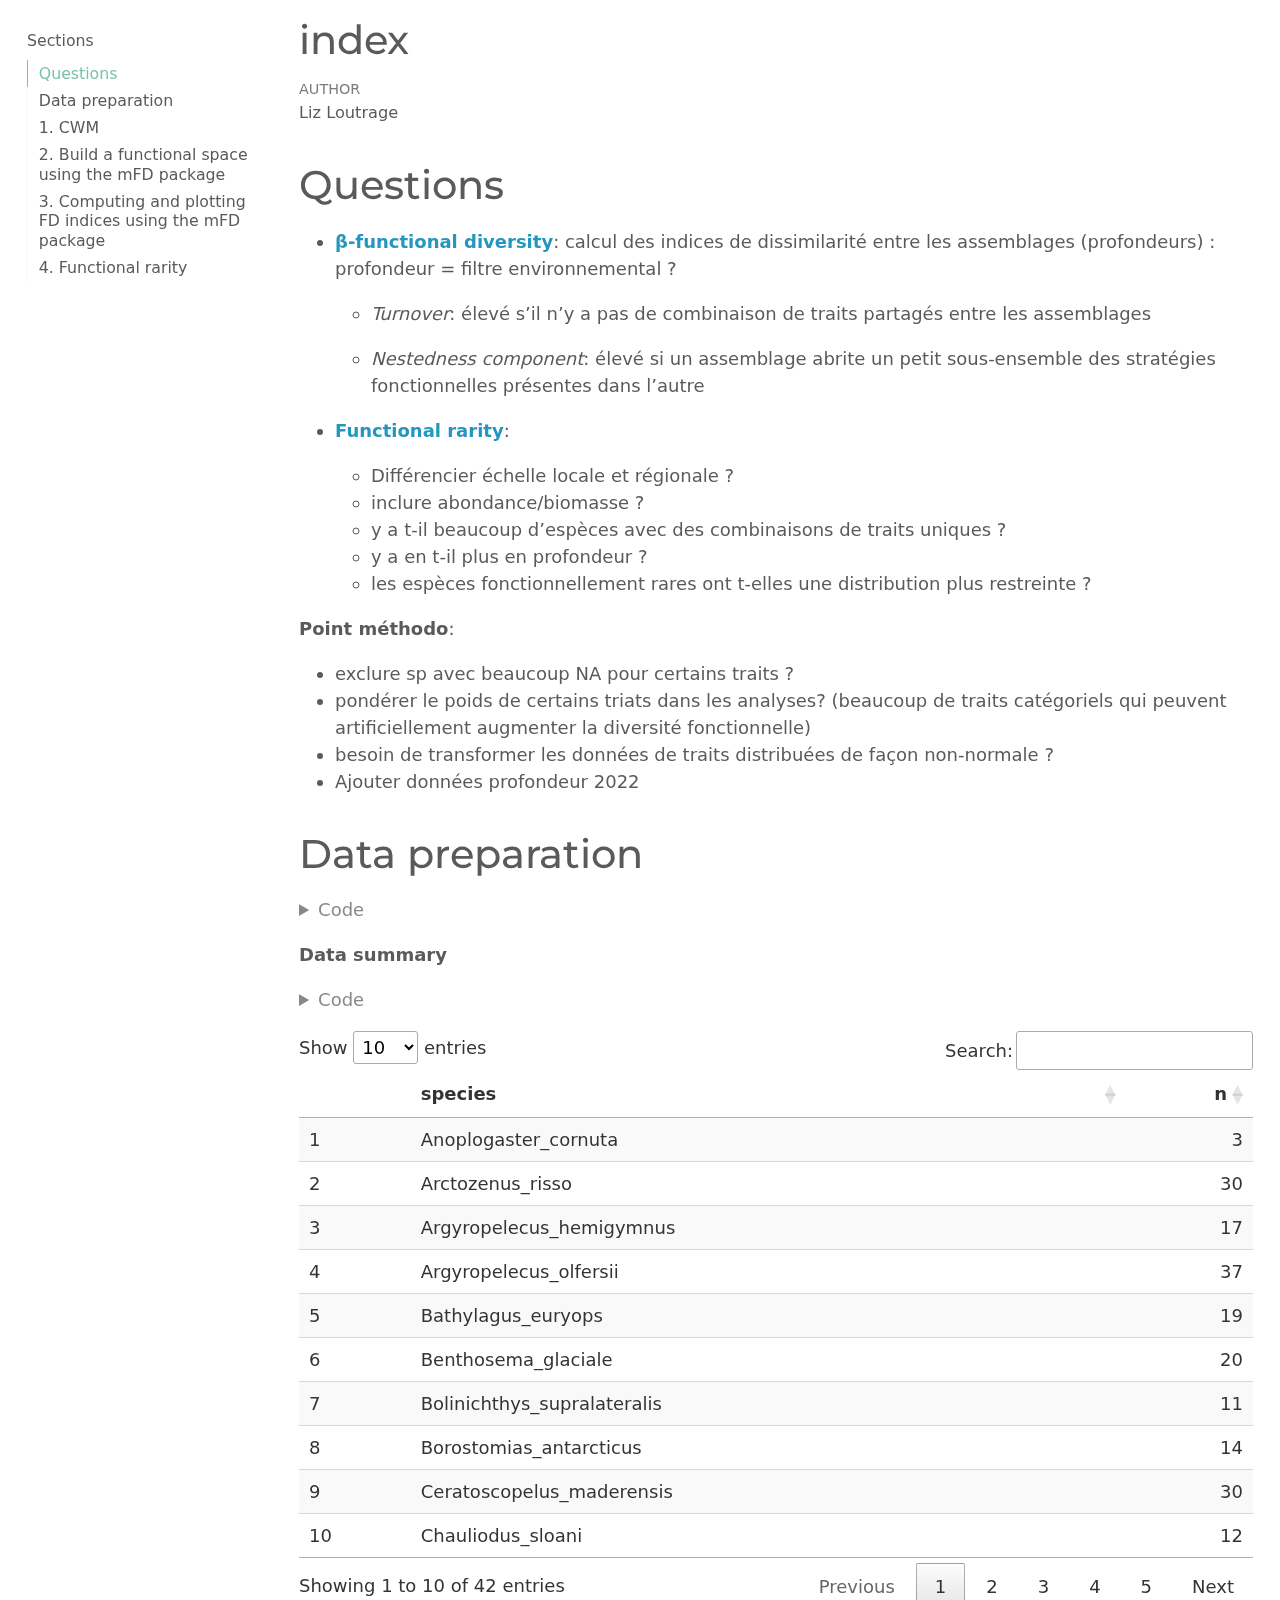
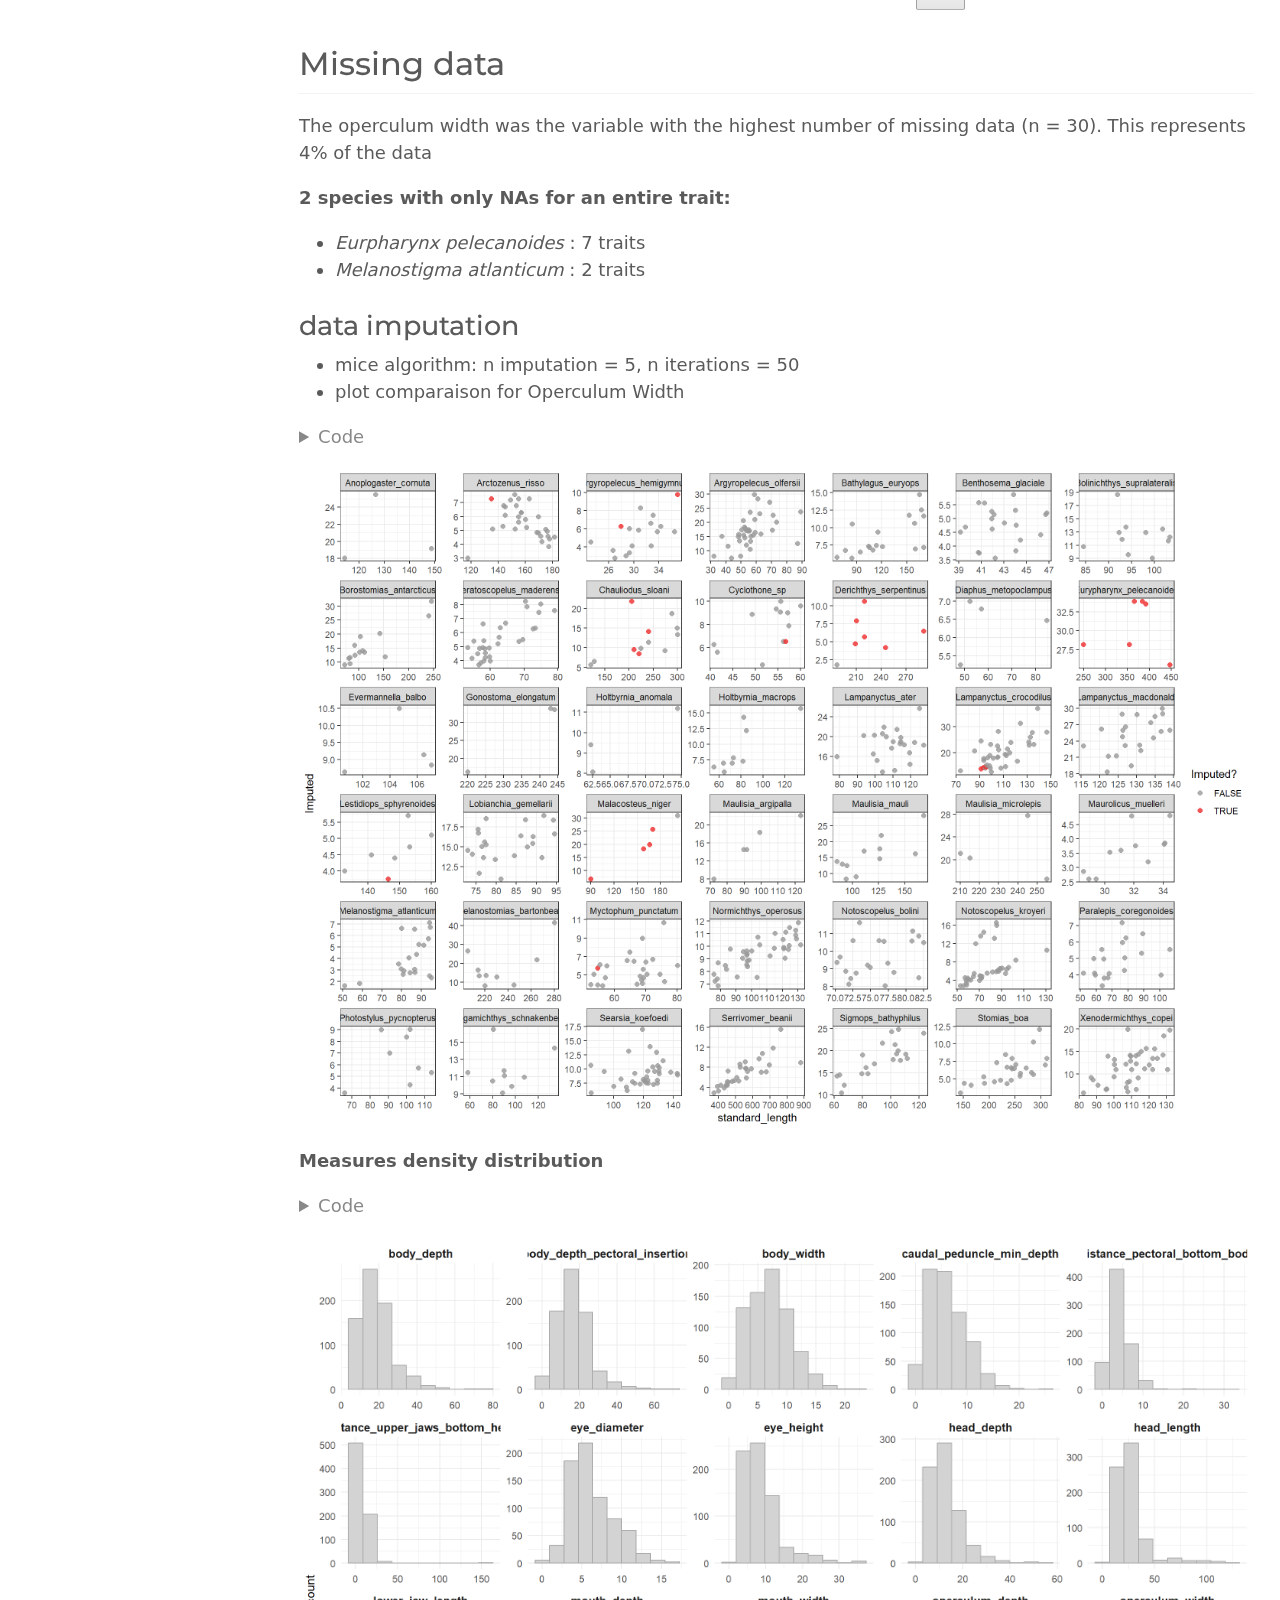
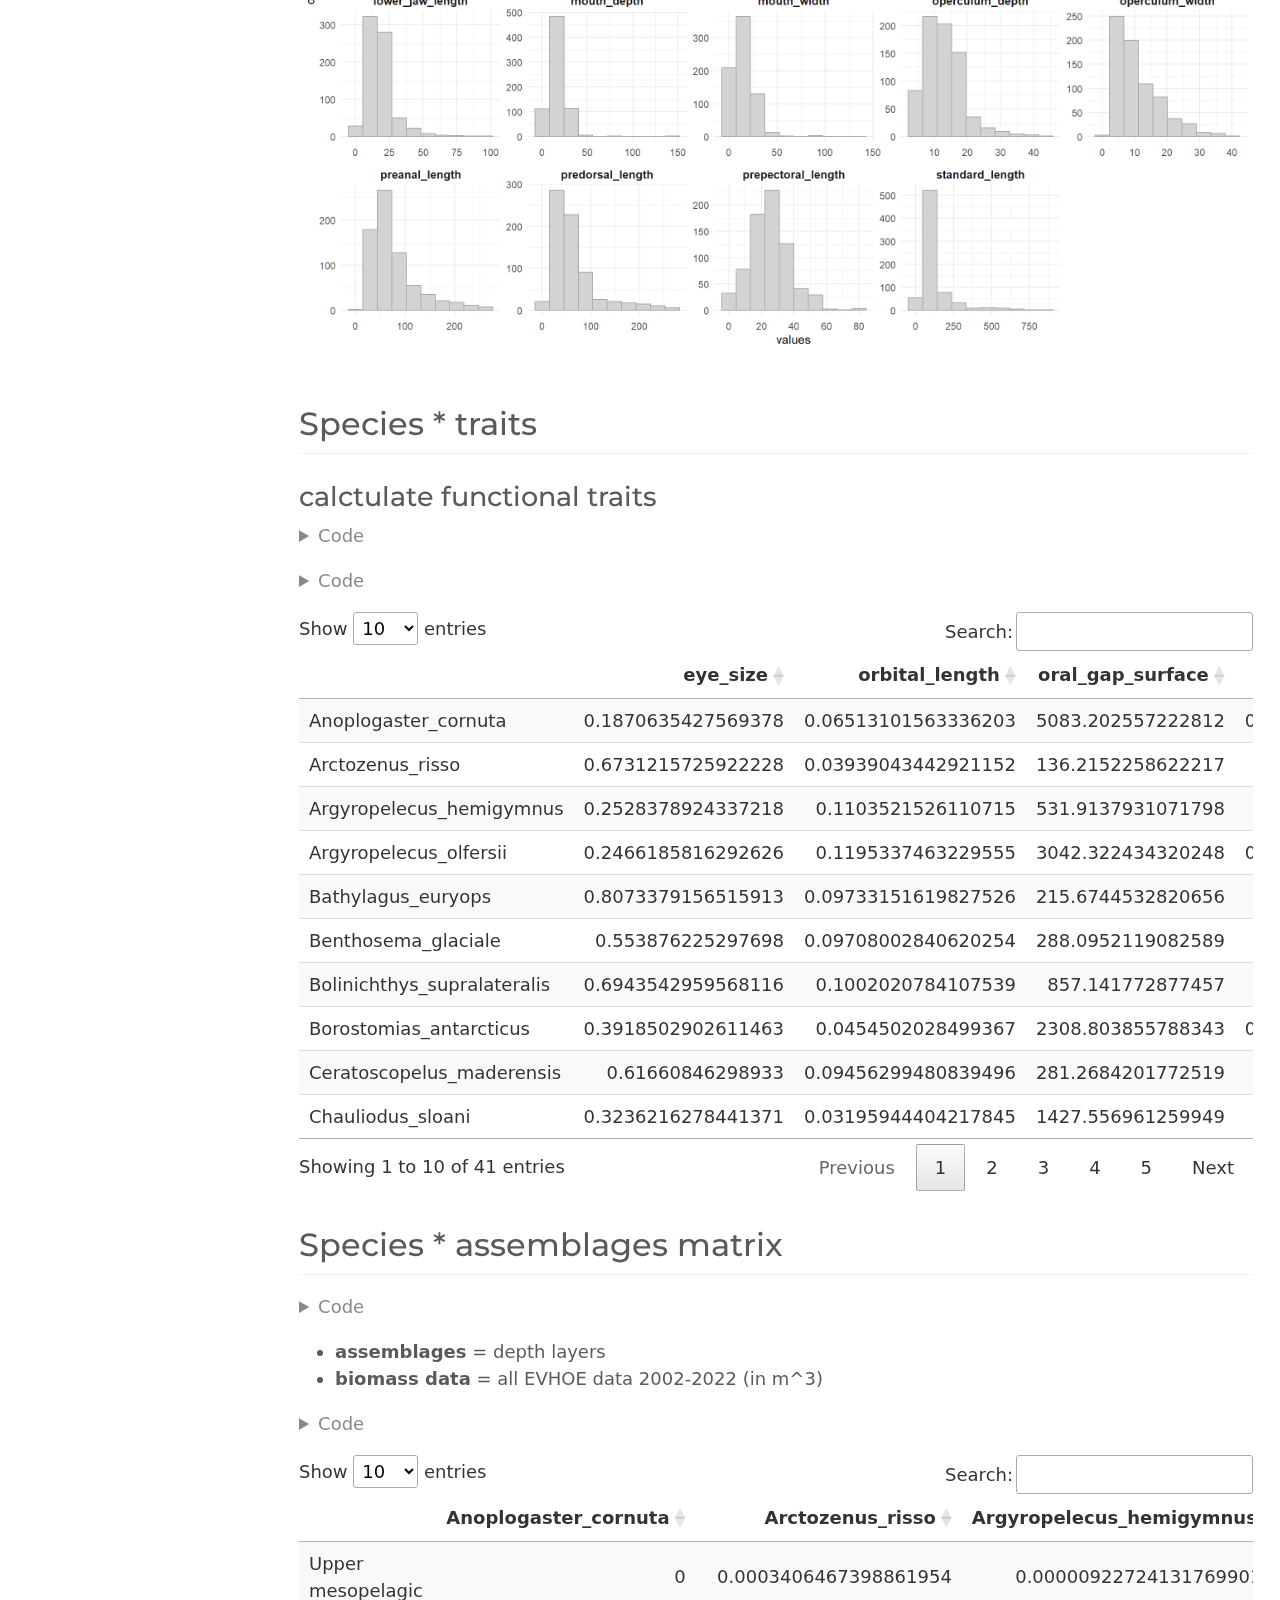
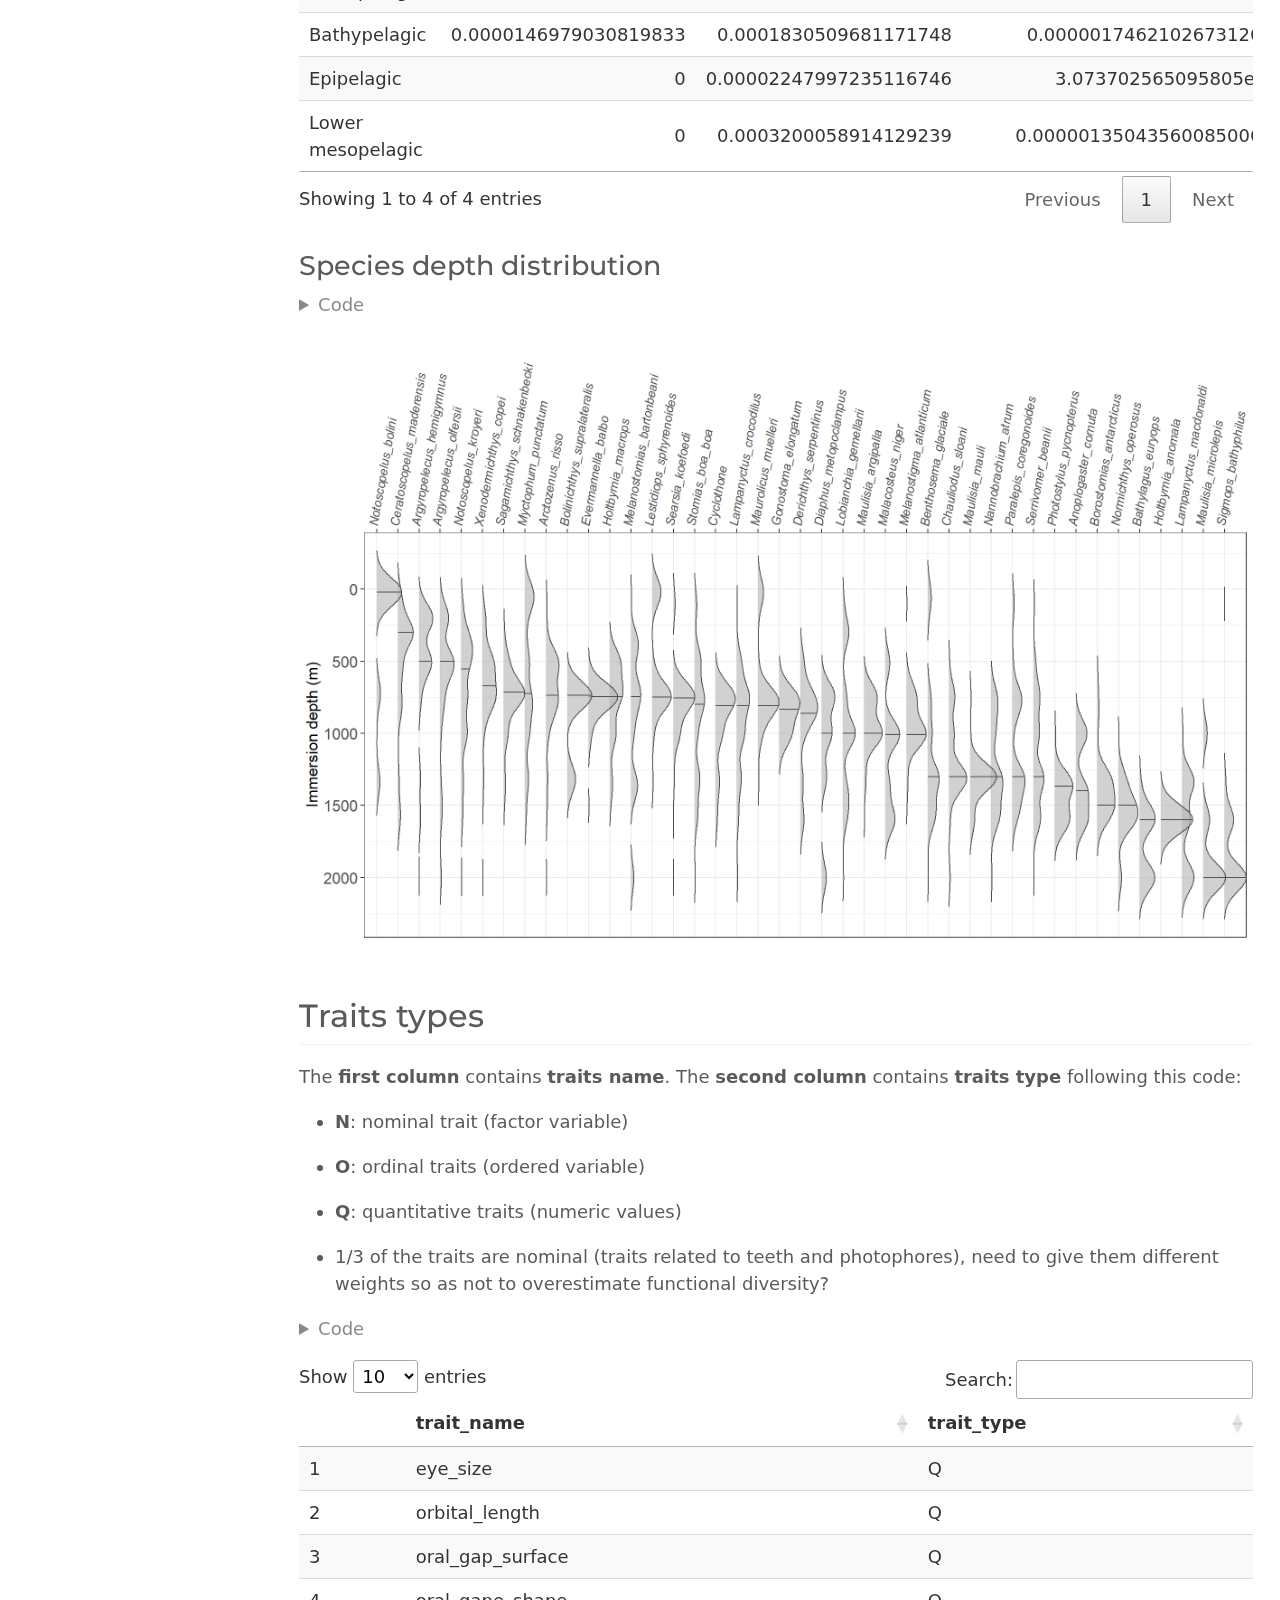
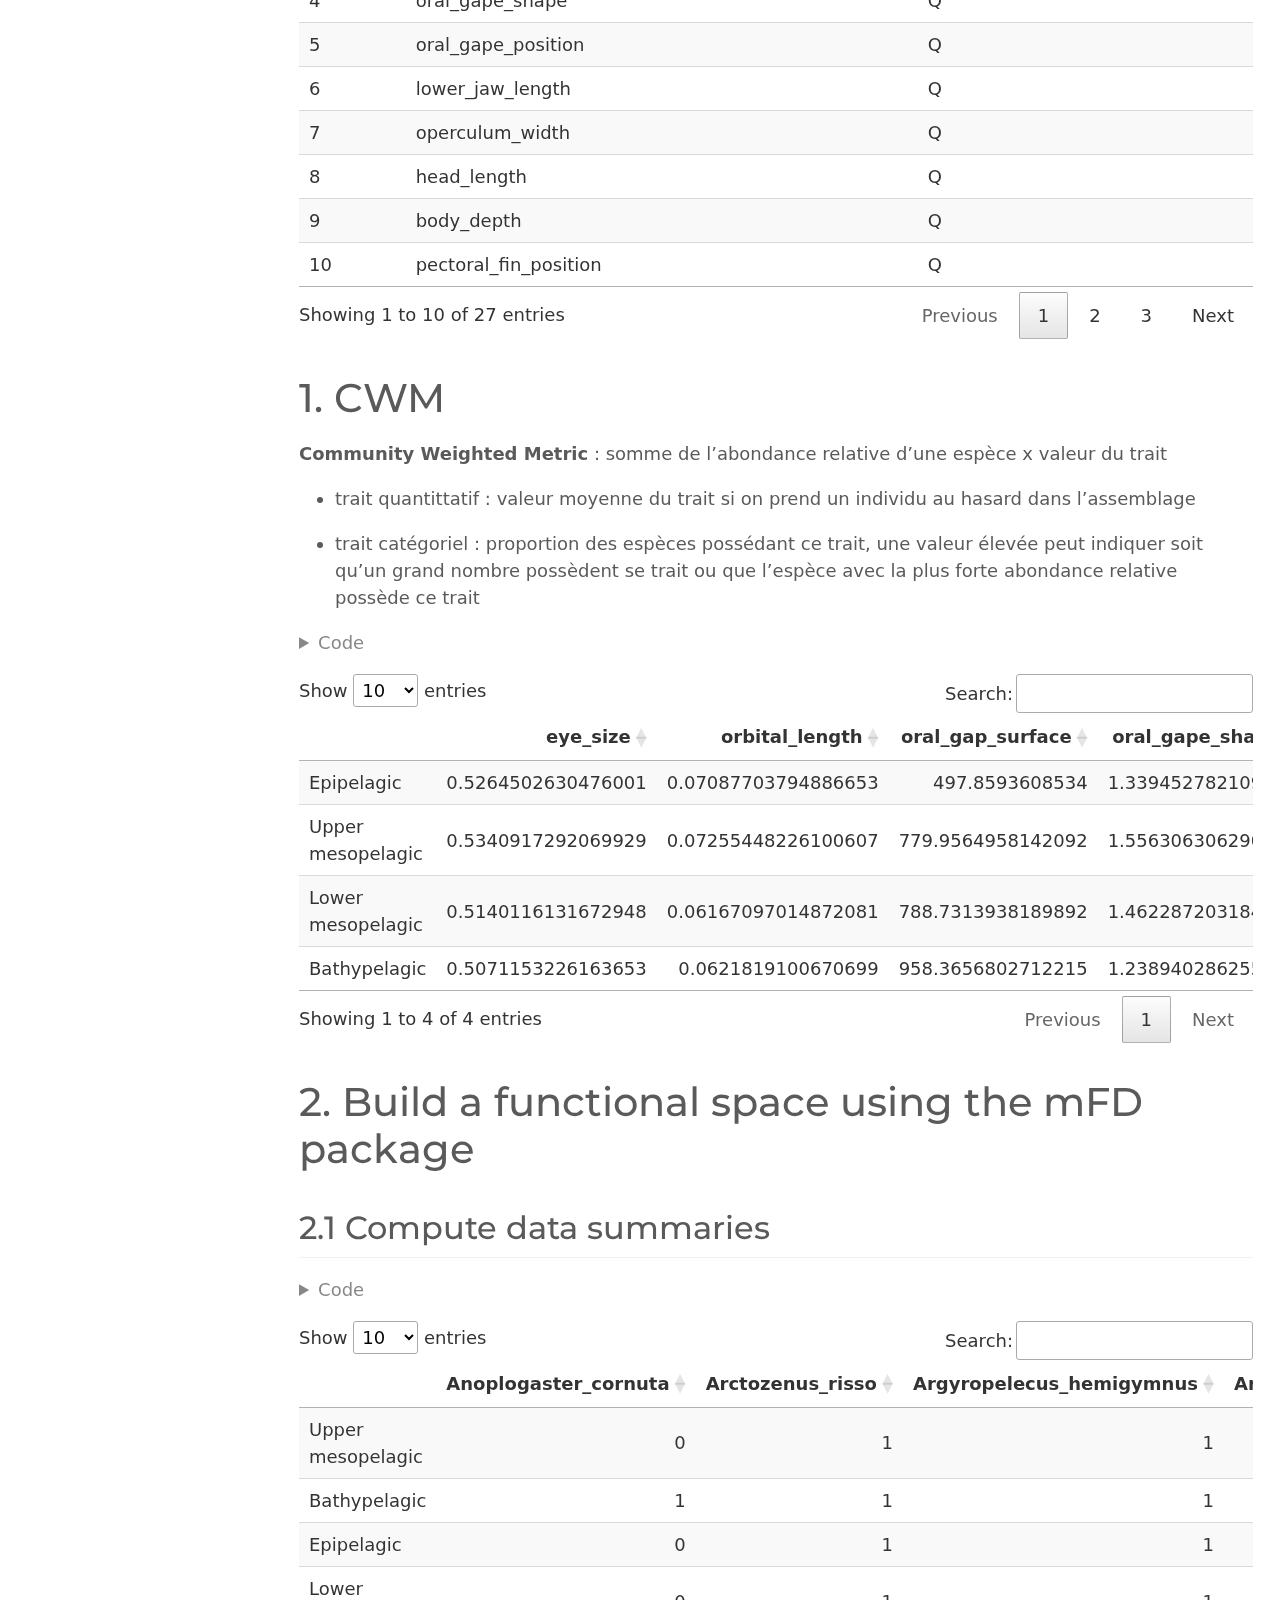
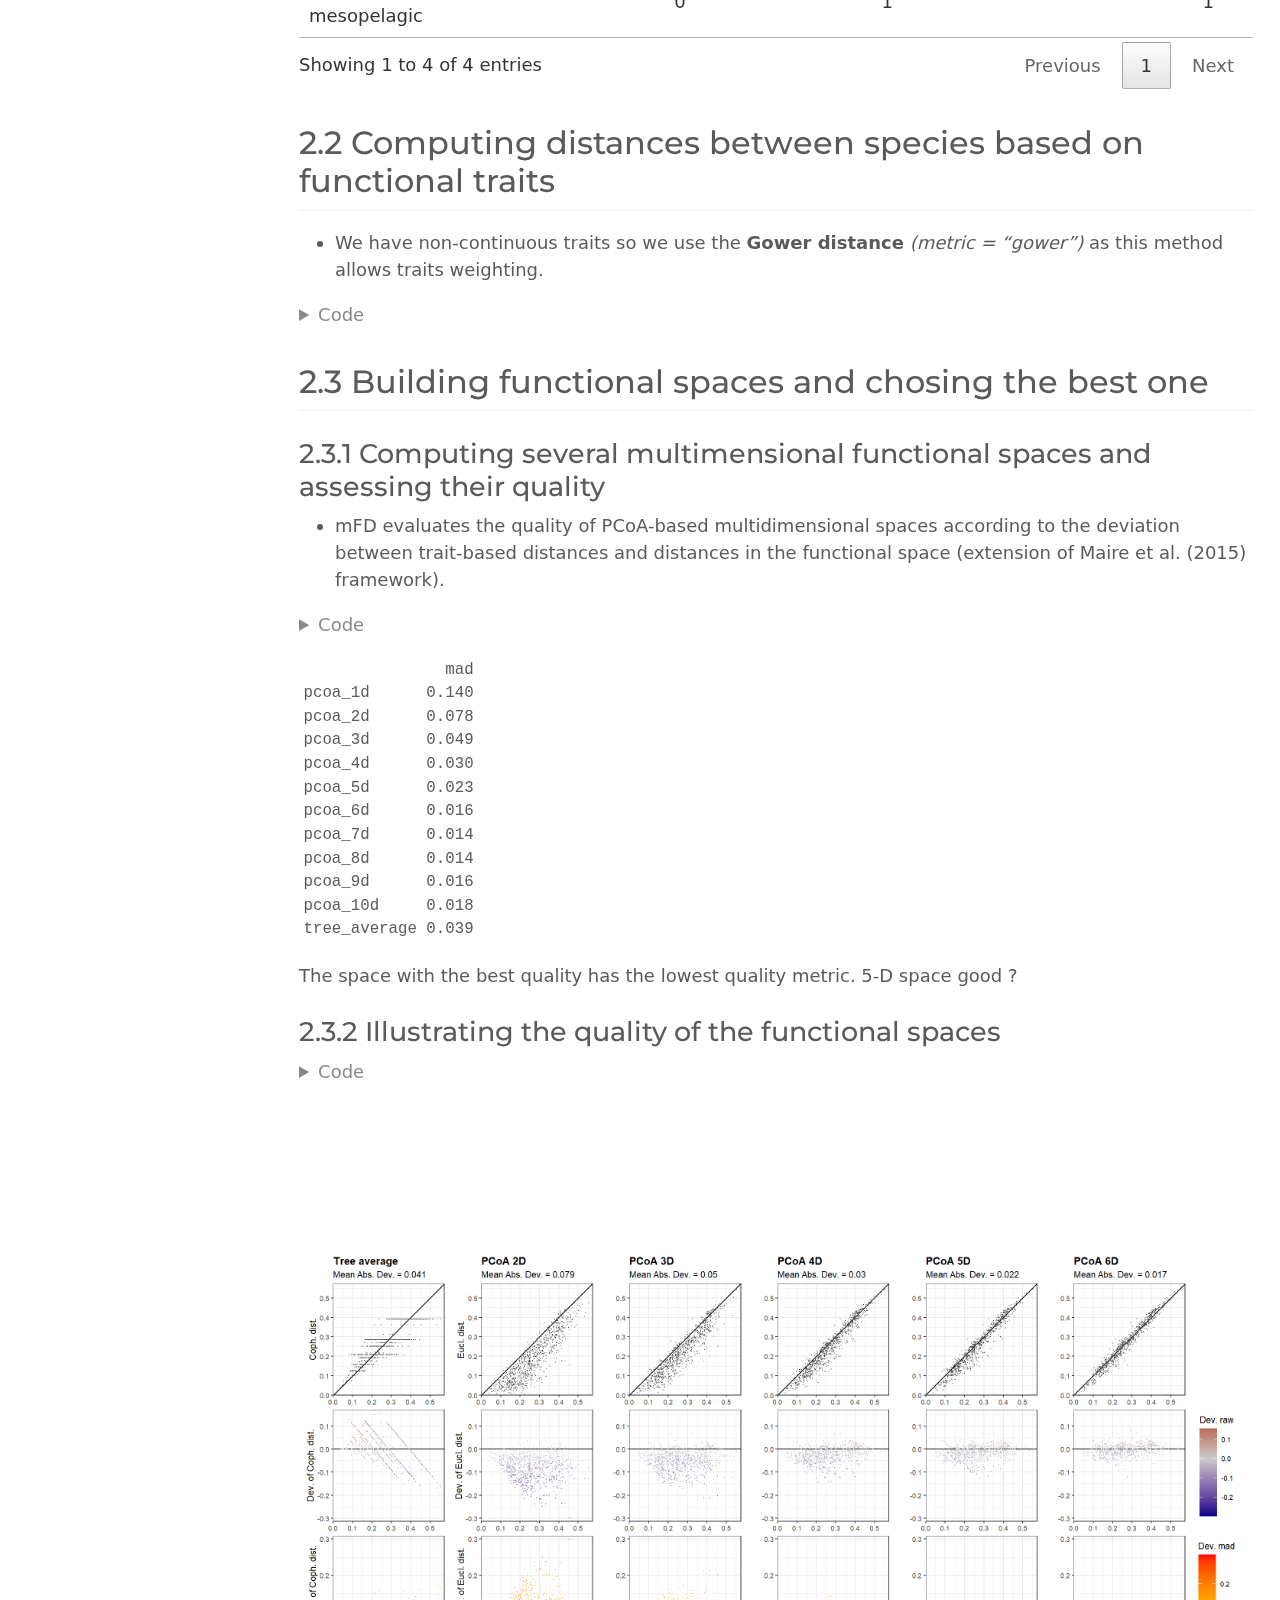
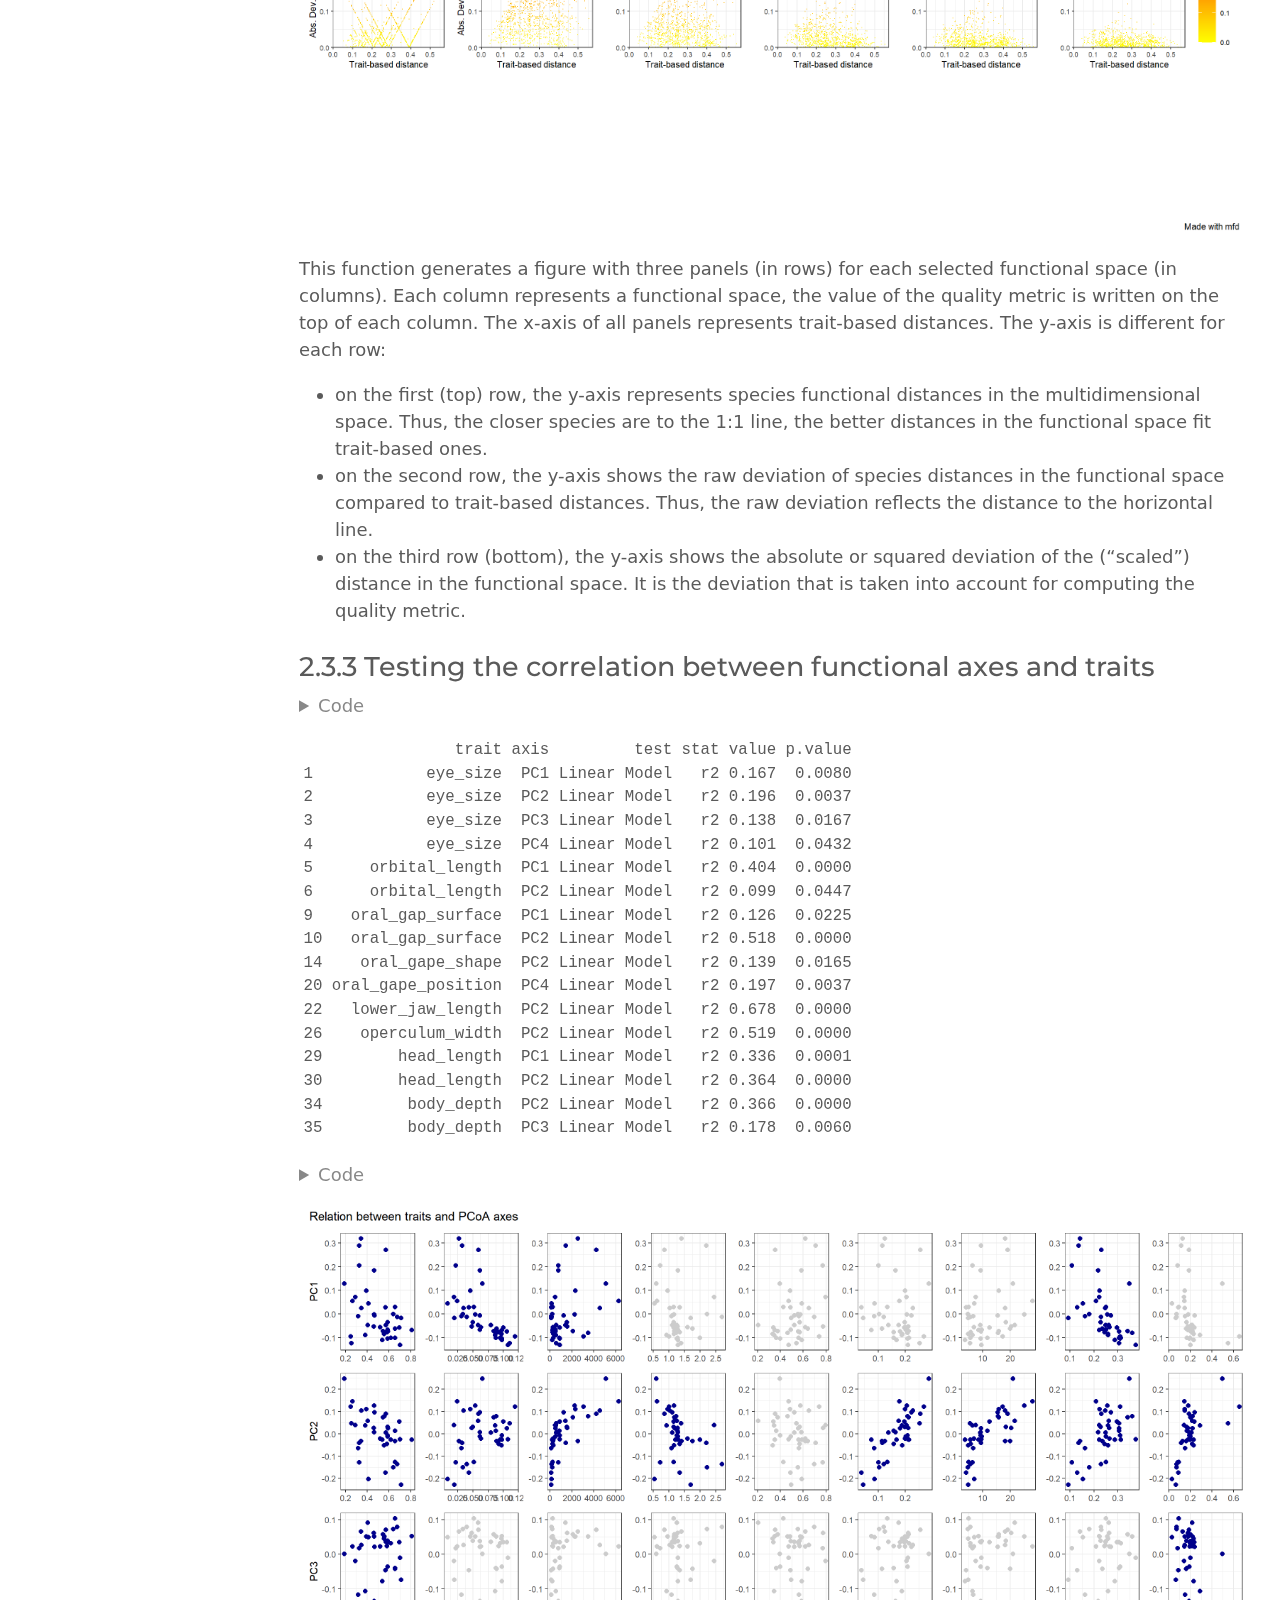
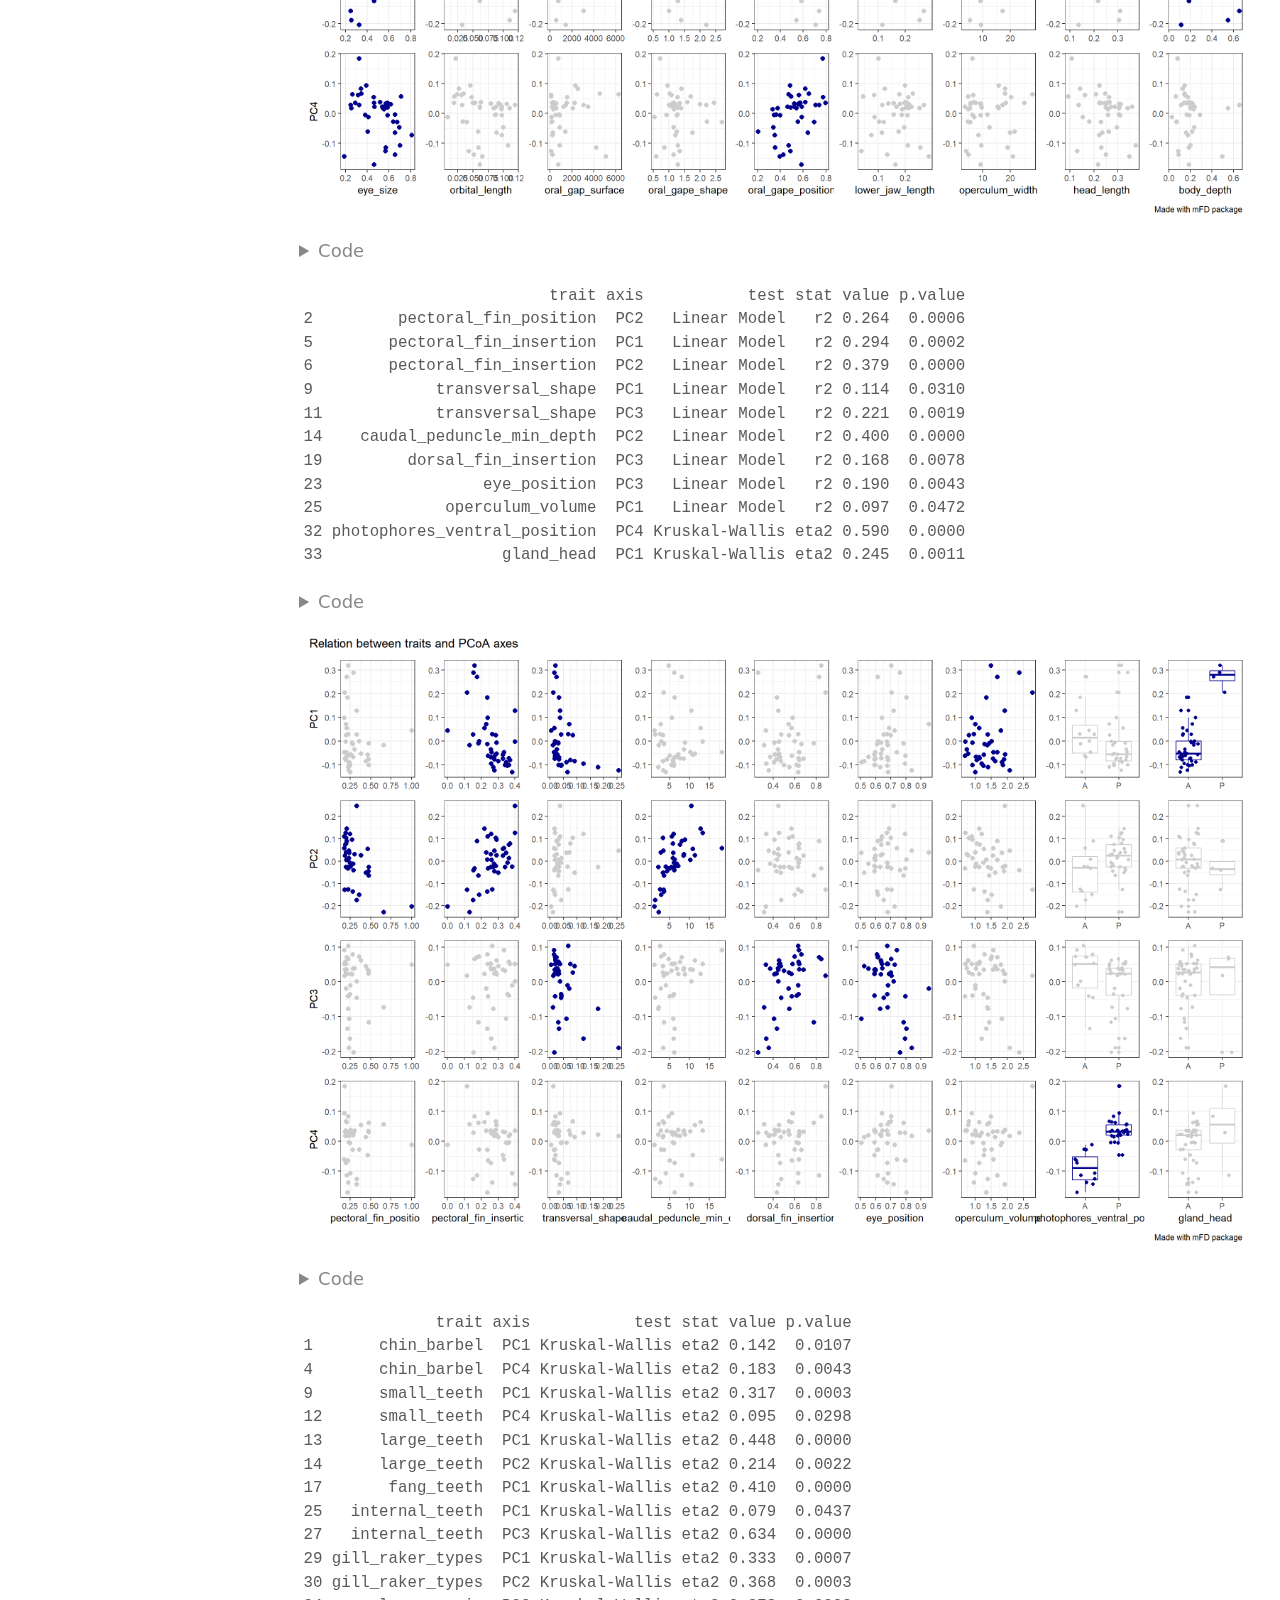
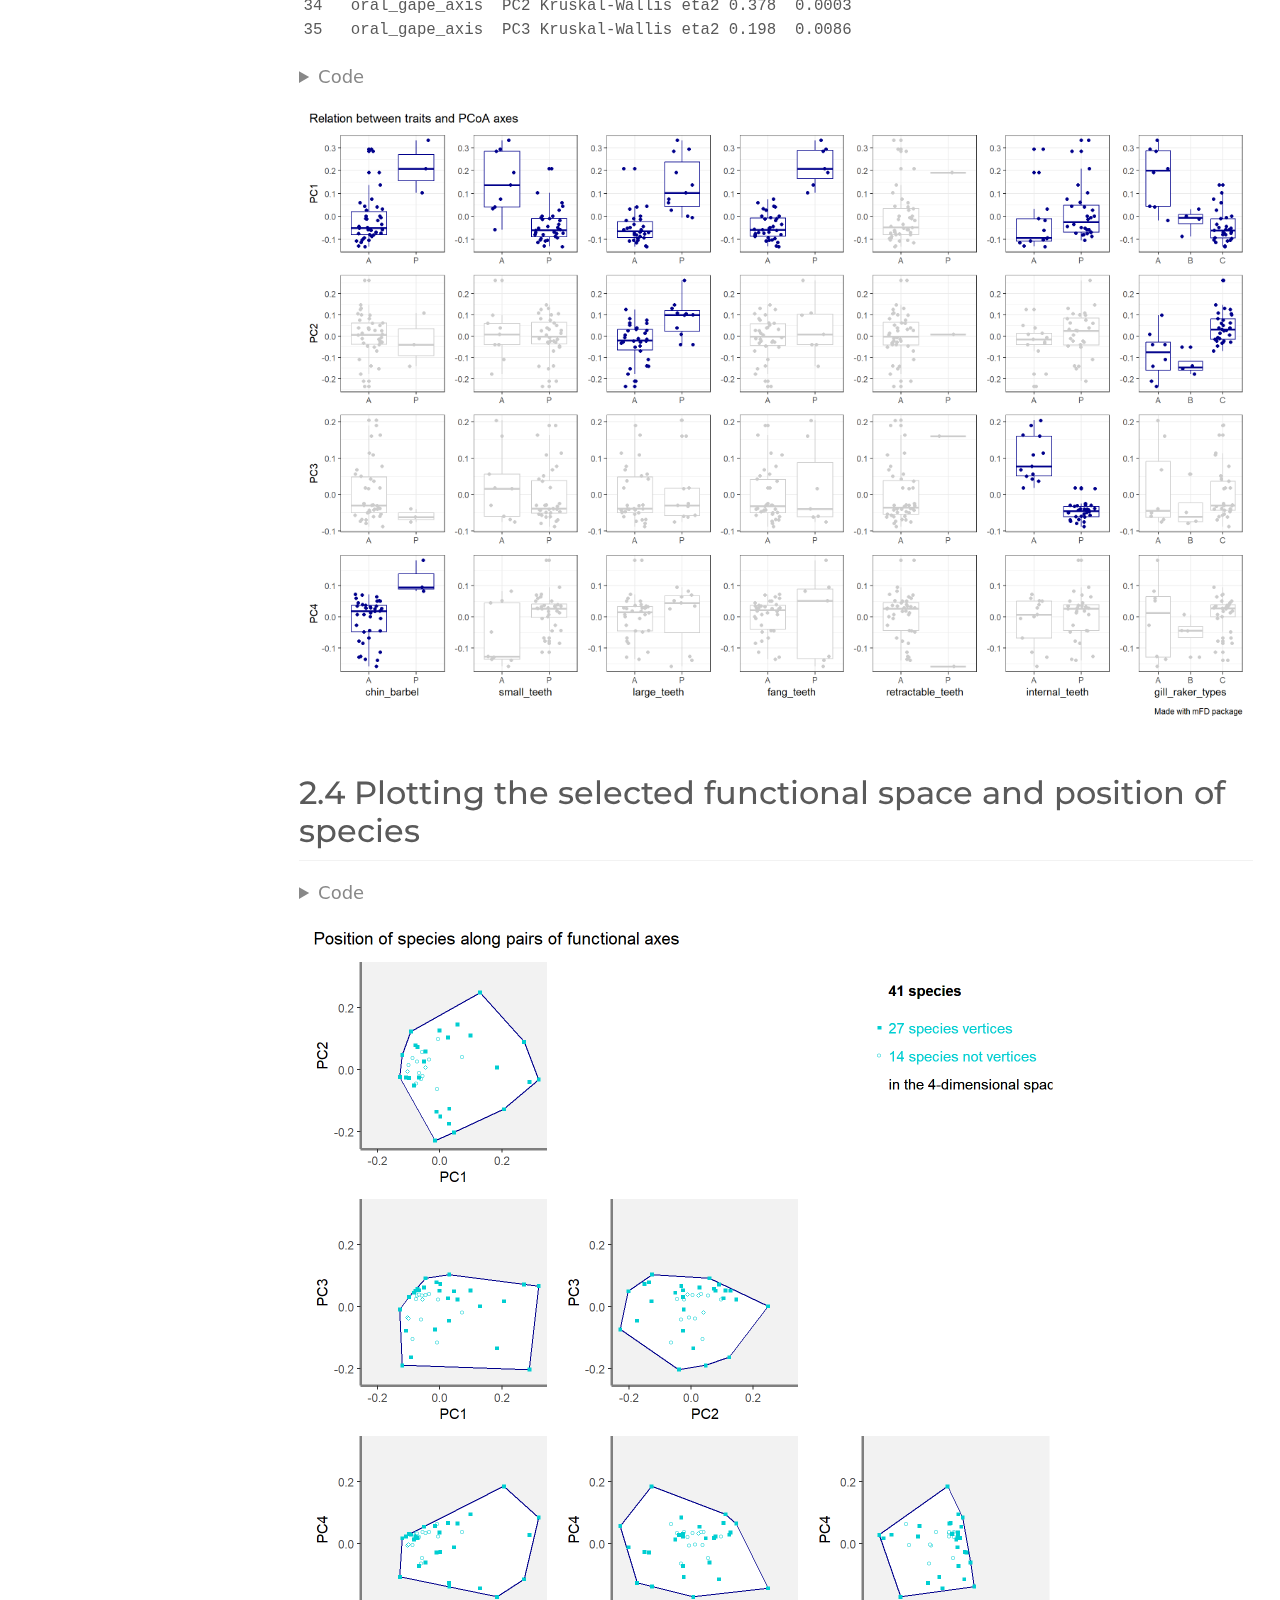
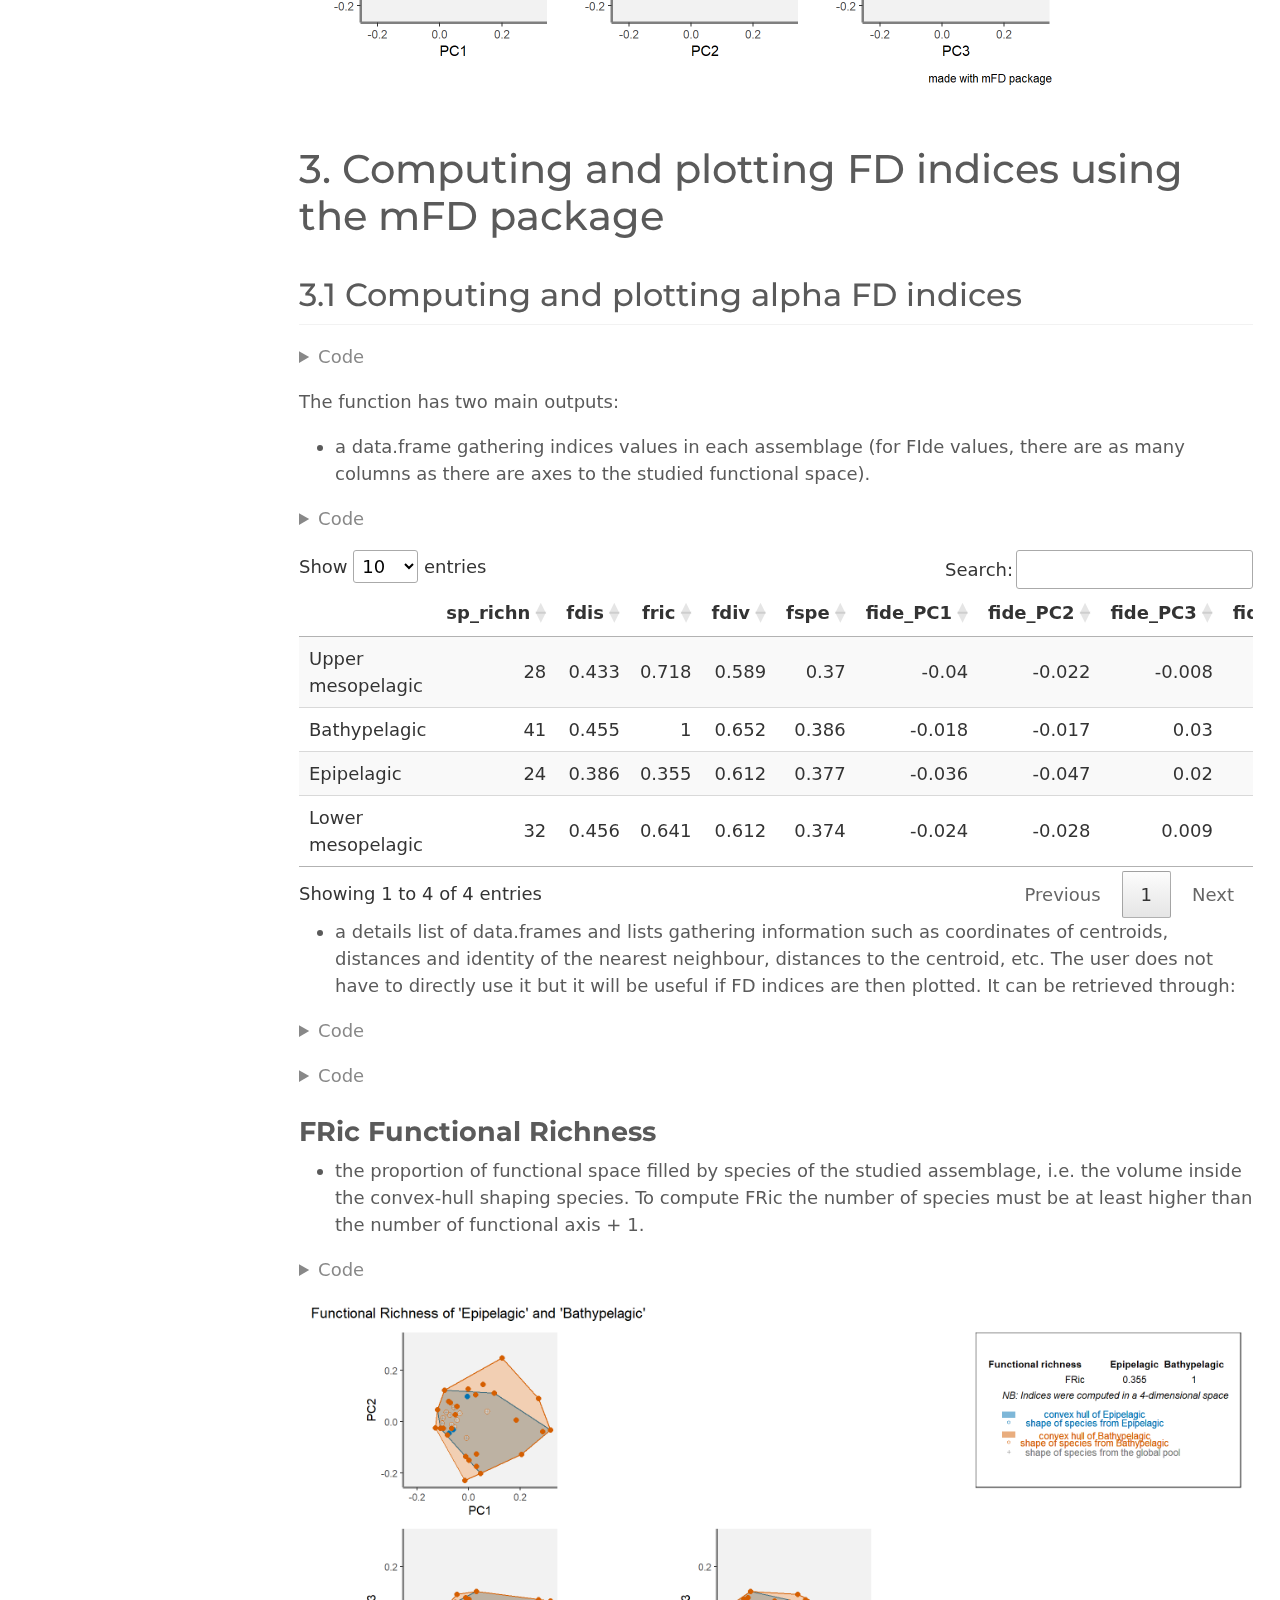
<file: index.html>
<!DOCTYPE html>
<html xmlns="http://www.w3.org/1999/xhtml" lang="en" xml:lang="en"><head>

<meta charset="utf-8">
<meta name="generator" content="quarto-1.2.269">

<meta name="viewport" content="width=device-width, initial-scale=1.0, user-scalable=yes">

<meta name="author" content="Liz Loutrage">

<title>index</title>
<style>
code{white-space: pre-wrap;}
span.smallcaps{font-variant: small-caps;}
div.columns{display: flex; gap: min(4vw, 1.5em);}
div.column{flex: auto; overflow-x: auto;}
div.hanging-indent{margin-left: 1.5em; text-indent: -1.5em;}
ul.task-list{list-style: none;}
ul.task-list li input[type="checkbox"] {
  width: 0.8em;
  margin: 0 0.8em 0.2em -1.6em;
  vertical-align: middle;
}
pre > code.sourceCode { white-space: pre; position: relative; }
pre > code.sourceCode > span { display: inline-block; line-height: 1.25; }
pre > code.sourceCode > span:empty { height: 1.2em; }
.sourceCode { overflow: visible; }
code.sourceCode > span { color: inherit; text-decoration: inherit; }
div.sourceCode { margin: 1em 0; }
pre.sourceCode { margin: 0; }
@media screen {
div.sourceCode { overflow: auto; }
}
@media print {
pre > code.sourceCode { white-space: pre-wrap; }
pre > code.sourceCode > span { text-indent: -5em; padding-left: 5em; }
}
pre.numberSource code
  { counter-reset: source-line 0; }
pre.numberSource code > span
  { position: relative; left: -4em; counter-increment: source-line; }
pre.numberSource code > span > a:first-child::before
  { content: counter(source-line);
    position: relative; left: -1em; text-align: right; vertical-align: baseline;
    border: none; display: inline-block;
    -webkit-touch-callout: none; -webkit-user-select: none;
    -khtml-user-select: none; -moz-user-select: none;
    -ms-user-select: none; user-select: none;
    padding: 0 4px; width: 4em;
    color: #aaaaaa;
  }
pre.numberSource { margin-left: 3em; border-left: 1px solid #aaaaaa;  padding-left: 4px; }
div.sourceCode
  {   }
@media screen {
pre > code.sourceCode > span > a:first-child::before { text-decoration: underline; }
}
code span.al { color: #ff0000; font-weight: bold; } /* Alert */
code span.an { color: #60a0b0; font-weight: bold; font-style: italic; } /* Annotation */
code span.at { color: #7d9029; } /* Attribute */
code span.bn { color: #40a070; } /* BaseN */
code span.bu { color: #008000; } /* BuiltIn */
code span.cf { color: #007020; font-weight: bold; } /* ControlFlow */
code span.ch { color: #4070a0; } /* Char */
code span.cn { color: #880000; } /* Constant */
code span.co { color: #60a0b0; font-style: italic; } /* Comment */
code span.cv { color: #60a0b0; font-weight: bold; font-style: italic; } /* CommentVar */
code span.do { color: #ba2121; font-style: italic; } /* Documentation */
code span.dt { color: #902000; } /* DataType */
code span.dv { color: #40a070; } /* DecVal */
code span.er { color: #ff0000; font-weight: bold; } /* Error */
code span.ex { } /* Extension */
code span.fl { color: #40a070; } /* Float */
code span.fu { color: #06287e; } /* Function */
code span.im { color: #008000; font-weight: bold; } /* Import */
code span.in { color: #60a0b0; font-weight: bold; font-style: italic; } /* Information */
code span.kw { color: #007020; font-weight: bold; } /* Keyword */
code span.op { color: #666666; } /* Operator */
code span.ot { color: #007020; } /* Other */
code span.pp { color: #bc7a00; } /* Preprocessor */
code span.sc { color: #4070a0; } /* SpecialChar */
code span.ss { color: #bb6688; } /* SpecialString */
code span.st { color: #4070a0; } /* String */
code span.va { color: #19177c; } /* Variable */
code span.vs { color: #4070a0; } /* VerbatimString */
code span.wa { color: #60a0b0; font-weight: bold; font-style: italic; } /* Warning */
</style>


<script src="index_files/libs/clipboard/clipboard.min.js"></script>
<script src="index_files/libs/quarto-html/quarto.js"></script>
<script src="index_files/libs/quarto-html/popper.min.js"></script>
<script src="index_files/libs/quarto-html/tippy.umd.min.js"></script>
<script src="index_files/libs/quarto-html/anchor.min.js"></script>
<link href="index_files/libs/quarto-html/tippy.css" rel="stylesheet">
<link href="index_files/libs/quarto-html/quarto-syntax-highlighting.css" rel="stylesheet" id="quarto-text-highlighting-styles">
<script src="index_files/libs/bootstrap/bootstrap.min.js"></script>
<link href="index_files/libs/bootstrap/bootstrap-icons.css" rel="stylesheet">
<link href="index_files/libs/bootstrap/bootstrap.min.css" rel="stylesheet" id="quarto-bootstrap" data-mode="light">

<script src="index_files/libs/htmlwidgets-1.6.2/htmlwidgets.js"></script>
<link href="index_files/libs/datatables-css-0.0.0/datatables-crosstalk.css" rel="stylesheet">
<script src="index_files/libs/datatables-binding-0.30/datatables.js"></script>
<script src="index_files/libs/jquery-3.6.0/jquery-3.6.0.min.js"></script>
<link href="index_files/libs/dt-core-1.13.4/css/jquery.dataTables.min.css" rel="stylesheet">
<link href="index_files/libs/dt-core-1.13.4/css/jquery.dataTables.extra.css" rel="stylesheet">
<script src="index_files/libs/dt-core-1.13.4/js/jquery.dataTables.min.js"></script>
<link href="index_files/libs/crosstalk-1.2.0/css/crosstalk.min.css" rel="stylesheet">
<script src="index_files/libs/crosstalk-1.2.0/js/crosstalk.min.js"></script>


</head>

<body>

<div id="quarto-content" class="page-columns page-rows-contents page-layout-full toc-left">
<div id="quarto-sidebar-toc-left" class="sidebar toc-left">
  <nav id="TOC" role="doc-toc" class="toc-active">
    <h2 id="toc-title">Sections</h2>
   
  <ul>
  <li><a href="#questions" id="toc-questions" class="nav-link active" data-scroll-target="#questions">Questions</a></li>
  <li><a href="#data-preparation" id="toc-data-preparation" class="nav-link" data-scroll-target="#data-preparation">Data preparation</a>
  <ul class="collapse">
  <li><a href="#missing-data" id="toc-missing-data" class="nav-link" data-scroll-target="#missing-data">Missing data</a>
  <ul class="collapse">
  <li><a href="#data-imputation" id="toc-data-imputation" class="nav-link" data-scroll-target="#data-imputation">data imputation</a></li>
  </ul></li>
  <li><a href="#species-traits" id="toc-species-traits" class="nav-link" data-scroll-target="#species-traits">Species * traits</a>
  <ul class="collapse">
  <li><a href="#calctulate-functional-traits" id="toc-calctulate-functional-traits" class="nav-link" data-scroll-target="#calctulate-functional-traits">calctulate functional traits</a></li>
  </ul></li>
  <li><a href="#species-assemblages-matrix" id="toc-species-assemblages-matrix" class="nav-link" data-scroll-target="#species-assemblages-matrix">Species * assemblages matrix</a>
  <ul class="collapse">
  <li><a href="#species-depth-distribution" id="toc-species-depth-distribution" class="nav-link" data-scroll-target="#species-depth-distribution">Species depth distribution</a></li>
  </ul></li>
  <li><a href="#traits-types" id="toc-traits-types" class="nav-link" data-scroll-target="#traits-types">Traits types</a></li>
  </ul></li>
  <li><a href="#cwm" id="toc-cwm" class="nav-link" data-scroll-target="#cwm">1. CWM</a></li>
  <li><a href="#build-a-functional-space-using-the-mfd-package" id="toc-build-a-functional-space-using-the-mfd-package" class="nav-link" data-scroll-target="#build-a-functional-space-using-the-mfd-package">2. Build a functional space using the mFD package</a>
  <ul class="collapse">
  <li><a href="#compute-data-summaries" id="toc-compute-data-summaries" class="nav-link" data-scroll-target="#compute-data-summaries">2.1 Compute data summaries</a></li>
  <li><a href="#computing-distances-between-species-based-on-functional-traits" id="toc-computing-distances-between-species-based-on-functional-traits" class="nav-link" data-scroll-target="#computing-distances-between-species-based-on-functional-traits">2.2 Computing distances between species based on functional traits</a></li>
  <li><a href="#building-functional-spaces-and-chosing-the-best-one" id="toc-building-functional-spaces-and-chosing-the-best-one" class="nav-link" data-scroll-target="#building-functional-spaces-and-chosing-the-best-one">2.3 Building functional spaces and chosing the best one</a>
  <ul class="collapse">
  <li><a href="#computing-several-multimensional-functional-spaces-and-assessing-their-quality" id="toc-computing-several-multimensional-functional-spaces-and-assessing-their-quality" class="nav-link" data-scroll-target="#computing-several-multimensional-functional-spaces-and-assessing-their-quality">2.3.1 Computing several multimensional functional spaces and assessing their quality</a></li>
  <li><a href="#illustrating-the-quality-of-the-functional-spaces" id="toc-illustrating-the-quality-of-the-functional-spaces" class="nav-link" data-scroll-target="#illustrating-the-quality-of-the-functional-spaces">2.3.2 Illustrating the quality of the functional spaces</a></li>
  <li><a href="#testing-the-correlation-between-functional-axes-and-traits" id="toc-testing-the-correlation-between-functional-axes-and-traits" class="nav-link" data-scroll-target="#testing-the-correlation-between-functional-axes-and-traits">2.3.3 Testing the correlation between functional axes and traits</a></li>
  </ul></li>
  <li><a href="#plotting-the-selected-functional-space-and-position-of-species" id="toc-plotting-the-selected-functional-space-and-position-of-species" class="nav-link" data-scroll-target="#plotting-the-selected-functional-space-and-position-of-species">2.4 Plotting the selected functional space and position of species</a></li>
  </ul></li>
  <li><a href="#computing-and-plotting-fd-indices-using-the-mfd-package" id="toc-computing-and-plotting-fd-indices-using-the-mfd-package" class="nav-link" data-scroll-target="#computing-and-plotting-fd-indices-using-the-mfd-package">3. Computing and plotting FD indices using the mFD package</a>
  <ul class="collapse">
  <li><a href="#computing-and-plotting-alpha-fd-indices" id="toc-computing-and-plotting-alpha-fd-indices" class="nav-link" data-scroll-target="#computing-and-plotting-alpha-fd-indices">3.1 Computing and plotting alpha FD indices</a>
  <ul class="collapse">
  <li><a href="#fric-functional-richness" id="toc-fric-functional-richness" class="nav-link" data-scroll-target="#fric-functional-richness"><strong>FRic Functional Richness</strong></a></li>
  <li><a href="#fdiv-functional-divergence" id="toc-fdiv-functional-divergence" class="nav-link" data-scroll-target="#fdiv-functional-divergence"><strong>FDiv Functional Divergence</strong></a></li>
  <li><a href="#fspe-functional-specialization" id="toc-fspe-functional-specialization" class="nav-link" data-scroll-target="#fspe-functional-specialization"><strong>FSpe Functional Specialization</strong></a></li>
  <li><a href="#fdis-functional-dispersion" id="toc-fdis-functional-dispersion" class="nav-link" data-scroll-target="#fdis-functional-dispersion"><strong>FDis Functional Dispersion</strong></a></li>
  <li><a href="#fide-functional-identity" id="toc-fide-functional-identity" class="nav-link" data-scroll-target="#fide-functional-identity"><strong>FIde Functional Identity</strong></a></li>
  </ul></li>
  <li><a href="#computing-and-plotting-beta-fd-indices" id="toc-computing-and-plotting-beta-fd-indices" class="nav-link" data-scroll-target="#computing-and-plotting-beta-fd-indices">3.2.Computing and plotting beta FD indices</a></li>
  </ul></li>
  <li><a href="#functional-rarity" id="toc-functional-rarity" class="nav-link" data-scroll-target="#functional-rarity">4. Functional rarity</a>
  <ul class="collapse">
  <li><a href="#different-indices-of-functional-rarity" id="toc-different-indices-of-functional-rarity" class="nav-link" data-scroll-target="#different-indices-of-functional-rarity">4.1 Different indices of functional rarity</a></li>
  <li><a href="#computing-functional-rarity" id="toc-computing-functional-rarity" class="nav-link" data-scroll-target="#computing-functional-rarity">4.2.Computing functional rarity</a>
  <ul class="collapse">
  <li><a href="#functional-originality-at-regional-scale" id="toc-functional-originality-at-regional-scale" class="nav-link" data-scroll-target="#functional-originality-at-regional-scale">4.2.1 Functional originality at regional scale</a></li>
  <li><a href="#functional-originality-at-local-scale" id="toc-functional-originality-at-local-scale" class="nav-link" data-scroll-target="#functional-originality-at-local-scale">4.2.2 Functional originality at local scale</a></li>
  </ul></li>
  <li><a href="#plotting-functional-rarity" id="toc-plotting-functional-rarity" class="nav-link" data-scroll-target="#plotting-functional-rarity">4.3 Plotting functional rarity</a>
  <ul class="collapse">
  <li><a href="#plotting-functional-originality" id="toc-plotting-functional-originality" class="nav-link" data-scroll-target="#plotting-functional-originality">4.3.1 Plotting functional originality</a></li>
  <li><a href="#plotting-rarity" id="toc-plotting-rarity" class="nav-link" data-scroll-target="#plotting-rarity">4.3.2. Plotting rarity</a></li>
  </ul></li>
  </ul></li>
  </ul>
</nav>
</div>
<div id="quarto-margin-sidebar" class="sidebar margin-sidebar zindex-bottom">
</div>
<main class="content column-page-right" id="quarto-document-content">

<header id="title-block-header" class="quarto-title-block default">
<div class="quarto-title">
<h1 class="title">index</h1>
</div>



<div class="quarto-title-meta">

    <div>
    <div class="quarto-title-meta-heading">Author</div>
    <div class="quarto-title-meta-contents">
             <p>Liz Loutrage </p>
          </div>
  </div>
    
  
    
  </div>
  

</header>

<section id="questions" class="level1">
<h1>Questions</h1>
<ul>
<li><p><span style="color:#2596be;"><strong>β-functional diversity</strong></span>: calcul des indices de dissimilarité entre les assemblages (profondeurs) : profondeur = filtre environnemental ?</p>
<ul>
<li><p><em>Turnover</em>: élevé s’il n’y a pas de combinaison de traits partagés entre les assemblages</p></li>
<li><p><em>Nestedness component</em>: élevé si un assemblage abrite un petit sous-ensemble des stratégies fonctionnelles présentes dans l’autre</p></li>
</ul></li>
<li><p><span style="color:#2596be;"><strong>Functional rarity</strong></span>:</p>
<ul>
<li>Différencier échelle locale et régionale ?</li>
<li>inclure abondance/biomasse ?</li>
<li>y a t-il beaucoup d’espèces avec des combinaisons de traits uniques ?</li>
<li>y a en t-il plus en profondeur ?</li>
<li>les espèces fonctionnellement rares ont t-elles une distribution plus restreinte ?</li>
</ul></li>
</ul>
<p><strong>Point méthodo</strong>:</p>
<ul>
<li>exclure sp avec beaucoup NA pour certains traits ?</li>
<li>pondérer le poids de certains triats dans les analyses? (beaucoup de traits catégoriels qui peuvent artificiellement augmenter la diversité fonctionnelle)</li>
<li>besoin de transformer les données de traits distribuées de façon non-normale ?</li>
<li>Ajouter données profondeur 2022</li>
</ul>
</section>
<section id="data-preparation" class="level1">
<h1>Data preparation</h1>
<div class="cell">
<details>
<summary>Code</summary>
<div class="sourceCode cell-code" id="cb1"><pre class="sourceCode r code-with-copy"><code class="sourceCode r"><span id="cb1-1"><a href="#cb1-1" aria-hidden="true" tabindex="-1"></a><span class="fu">library</span>(dplyr)</span>
<span id="cb1-2"><a href="#cb1-2" aria-hidden="true" tabindex="-1"></a><span class="fu">library</span>(ggplot2)</span>
<span id="cb1-3"><a href="#cb1-3" aria-hidden="true" tabindex="-1"></a></span>
<span id="cb1-4"><a href="#cb1-4" aria-hidden="true" tabindex="-1"></a>morphometric_data <span class="ot">&lt;-</span> utils<span class="sc">::</span><span class="fu">read.csv</span>(here<span class="sc">::</span><span class="fu">here</span>(<span class="st">"data"</span>, <span class="st">"morphometric_data.csv"</span>), <span class="at">sep =</span> <span class="st">";"</span>, <span class="at">header =</span> T, <span class="at">dec =</span> <span class="st">"."</span>)</span>
<span id="cb1-5"><a href="#cb1-5" aria-hidden="true" tabindex="-1"></a></span>
<span id="cb1-6"><a href="#cb1-6" aria-hidden="true" tabindex="-1"></a>morpho_data <span class="ot">&lt;-</span> morphometric_data <span class="sc">%&gt;%</span></span>
<span id="cb1-7"><a href="#cb1-7" aria-hidden="true" tabindex="-1"></a>  <span class="fu">select</span>(<span class="sc">-</span><span class="fu">c</span>(variable_abbreviation, variable_unit)) <span class="sc">%&gt;%</span></span>
<span id="cb1-8"><a href="#cb1-8" aria-hidden="true" tabindex="-1"></a>  <span class="fu">t</span>() <span class="sc">%&gt;%</span></span>
<span id="cb1-9"><a href="#cb1-9" aria-hidden="true" tabindex="-1"></a>  <span class="fu">as.data.frame</span>() <span class="sc">%&gt;%</span></span>
<span id="cb1-10"><a href="#cb1-10" aria-hidden="true" tabindex="-1"></a>  janitor<span class="sc">::</span><span class="fu">row_to_names</span>(<span class="at">row_number =</span> <span class="dv">1</span>) <span class="sc">%&gt;%</span></span>
<span id="cb1-11"><a href="#cb1-11" aria-hidden="true" tabindex="-1"></a>  <span class="st">`</span><span class="at">rownames&lt;-</span><span class="st">`</span>(<span class="cn">NULL</span>)<span class="sc">%&gt;%</span></span>
<span id="cb1-12"><a href="#cb1-12" aria-hidden="true" tabindex="-1"></a>  <span class="co"># delete for now (n=1)</span></span>
<span id="cb1-13"><a href="#cb1-13" aria-hidden="true" tabindex="-1"></a>  <span class="fu">filter</span>(species<span class="sc">!=</span> <span class="st">"Diaphus_sp"</span>)</span>
<span id="cb1-14"><a href="#cb1-14" aria-hidden="true" tabindex="-1"></a></span>
<span id="cb1-15"><a href="#cb1-15" aria-hidden="true" tabindex="-1"></a><span class="co"># replace empty value by NA </span></span>
<span id="cb1-16"><a href="#cb1-16" aria-hidden="true" tabindex="-1"></a>morpho_data[morpho_data <span class="sc">==</span><span class="st">""</span>] <span class="ot">&lt;-</span> <span class="cn">NA</span></span>
<span id="cb1-17"><a href="#cb1-17" aria-hidden="true" tabindex="-1"></a></span>
<span id="cb1-18"><a href="#cb1-18" aria-hidden="true" tabindex="-1"></a><span class="co"># Numeric variables</span></span>
<span id="cb1-19"><a href="#cb1-19" aria-hidden="true" tabindex="-1"></a>morpho_data[, <span class="dv">4</span><span class="sc">:</span><span class="dv">23</span>] <span class="ot">&lt;-</span> <span class="fu">sapply</span>(morpho_data[, <span class="dv">4</span><span class="sc">:</span><span class="dv">23</span>], as.numeric)</span></code><button title="Copy to Clipboard" class="code-copy-button"><i class="bi"></i></button></pre></div>
</details>
</div>
<p><strong>Data summary</strong></p>
<div class="cell">
<details>
<summary>Code</summary>
<div class="sourceCode cell-code" id="cb2"><pre class="sourceCode r code-with-copy"><code class="sourceCode r"><span id="cb2-1"><a href="#cb2-1" aria-hidden="true" tabindex="-1"></a>morpho_data_summary <span class="ot">&lt;-</span>morpho_data <span class="sc">%&gt;%</span></span>
<span id="cb2-2"><a href="#cb2-2" aria-hidden="true" tabindex="-1"></a>  <span class="fu">group_by</span>(species) <span class="sc">%&gt;%</span></span>
<span id="cb2-3"><a href="#cb2-3" aria-hidden="true" tabindex="-1"></a>  <span class="fu">count</span>(species)</span>
<span id="cb2-4"><a href="#cb2-4" aria-hidden="true" tabindex="-1"></a></span>
<span id="cb2-5"><a href="#cb2-5" aria-hidden="true" tabindex="-1"></a>htmltools<span class="sc">::</span><span class="fu">tagList</span>(DT<span class="sc">::</span><span class="fu">datatable</span>(morpho_data_summary))</span></code><button title="Copy to Clipboard" class="code-copy-button"><i class="bi"></i></button></pre></div>
</details>
<div class="cell-output-display">

<div class="datatables html-widget html-fill-item-overflow-hidden html-fill-item" id="htmlwidget-f5f7983a26c83e46ab44" style="width:100%;height:auto;"></div>
<script type="application/json" data-for="htmlwidget-f5f7983a26c83e46ab44">{"x":{"filter":"none","vertical":false,"data":[["1","2","3","4","5","6","7","8","9","10","11","12","13","14","15","16","17","18","19","20","21","22","23","24","25","26","27","28","29","30","31","32","33","34","35","36","37","38","39","40","41","42"],["Anoplogaster_cornuta","Arctozenus_risso","Argyropelecus_hemigymnus","Argyropelecus_olfersii","Bathylagus_euryops","Benthosema_glaciale","Bolinichthys_supralateralis","Borostomias_antarcticus","Ceratoscopelus_maderensis","Chauliodus_sloani","Cyclothone_sp","Derichthys_serpentinus","Diaphus_metopoclampus","Eurypharynx_pelecanoides","Evermannella_balbo","Gonostoma_elongatum","Holtbyrnia_anomala","Holtbyrnia_macrops","Lampanyctus_ater","Lampanyctus_crocodilus","Lampanyctus_macdonaldi","Lestidiops_sphyrenoides","Lobianchia_gemellarii","Malacosteus_niger","Maulisia_argipalla","Maulisia_mauli","Maulisia_microlepis","Maurolicus_muelleri","Melanostigma_atlanticum","Melanostomias_bartonbeani","Myctophum_punctatum","Normichthys_operosus","Notoscopelus_bolini","Notoscopelus_kroyeri","Paralepis_coregonoides","Photostylus_pycnopterus","Sagamichthys_schnakenbecki","Searsia_koefoedi","Serrivomer_beanii","Sigmops_bathyphilus","Stomias_boa","Xenodermichthys_copei"],[3,30,17,37,19,20,11,14,30,12,12,7,4,6,4,3,3,9,22,39,21,7,22,5,5,11,4,11,20,9,25,38,20,36,19,8,9,36,30,20,26,38]],"container":"<table class=\"display\">\n  <thead>\n    <tr>\n      <th> <\/th>\n      <th>species<\/th>\n      <th>n<\/th>\n    <\/tr>\n  <\/thead>\n<\/table>","options":{"columnDefs":[{"className":"dt-right","targets":2},{"orderable":false,"targets":0}],"order":[],"autoWidth":false,"orderClasses":false}},"evals":[],"jsHooks":[]}</script>
</div>
</div>
<section id="missing-data" class="level2">
<h2 class="anchored" data-anchor-id="missing-data">Missing data</h2>
<p>The operculum width was the variable with the highest number of missing data (n = 30). This represents 4% of the data</p>
<p><strong>2 species with only NAs for an entire trait:</strong></p>
<ul>
<li><em>Eurpharynx pelecanoides</em> : 7 traits</li>
<li><em>Melanostigma atlanticum</em> : 2 traits</li>
</ul>
<div class="cell">

</div>
<section id="data-imputation" class="level3">
<h3 class="anchored" data-anchor-id="data-imputation">data imputation</h3>
<ul>
<li>mice algorithm: n imputation = 5, n iterations = 50</li>
<li>plot comparaison for Operculum Width</li>
</ul>
<div class="cell">
<details>
<summary>Code</summary>
<div class="sourceCode cell-code" id="cb3"><pre class="sourceCode r code-with-copy"><code class="sourceCode r"><span id="cb3-1"><a href="#cb3-1" aria-hidden="true" tabindex="-1"></a><span class="co">#select numeric variables for imputation </span></span>
<span id="cb3-2"><a href="#cb3-2" aria-hidden="true" tabindex="-1"></a>original_data <span class="ot">&lt;-</span> morpho_data <span class="sc">%&gt;%</span></span>
<span id="cb3-3"><a href="#cb3-3" aria-hidden="true" tabindex="-1"></a>  <span class="fu">select</span>(<span class="dv">1</span><span class="sc">:</span><span class="dv">23</span>)</span>
<span id="cb3-4"><a href="#cb3-4" aria-hidden="true" tabindex="-1"></a></span>
<span id="cb3-5"><a href="#cb3-5" aria-hidden="true" tabindex="-1"></a>imputation <span class="ot">&lt;-</span></span>
<span id="cb3-6"><a href="#cb3-6" aria-hidden="true" tabindex="-1"></a>  mice<span class="sc">::</span><span class="fu">mice</span>(</span>
<span id="cb3-7"><a href="#cb3-7" aria-hidden="true" tabindex="-1"></a>    original_data,</span>
<span id="cb3-8"><a href="#cb3-8" aria-hidden="true" tabindex="-1"></a>    <span class="at">m =</span> <span class="dv">5</span>,</span>
<span id="cb3-9"><a href="#cb3-9" aria-hidden="true" tabindex="-1"></a>    <span class="at">maxit =</span> <span class="dv">50</span>,</span>
<span id="cb3-10"><a href="#cb3-10" aria-hidden="true" tabindex="-1"></a>    <span class="at">printFlag =</span> F</span>
<span id="cb3-11"><a href="#cb3-11" aria-hidden="true" tabindex="-1"></a>  )</span>
<span id="cb3-12"><a href="#cb3-12" aria-hidden="true" tabindex="-1"></a></span>
<span id="cb3-13"><a href="#cb3-13" aria-hidden="true" tabindex="-1"></a>imputed_data <span class="ot">&lt;-</span> mice<span class="sc">::</span><span class="fu">complete</span>(imputation)</span>
<span id="cb3-14"><a href="#cb3-14" aria-hidden="true" tabindex="-1"></a></span>
<span id="cb3-15"><a href="#cb3-15" aria-hidden="true" tabindex="-1"></a>comparison <span class="ot">&lt;-</span> tibble<span class="sc">::</span><span class="fu">tibble</span>(<span class="at">species =</span> original_data<span class="sc">$</span>species,</span>
<span id="cb3-16"><a href="#cb3-16" aria-hidden="true" tabindex="-1"></a>                             <span class="at">standard_length =</span> original_data<span class="sc">$</span>standard_length,</span>
<span id="cb3-17"><a href="#cb3-17" aria-hidden="true" tabindex="-1"></a>                             <span class="at">Original =</span> original_data<span class="sc">$</span>operculum_width,</span>
<span id="cb3-18"><a href="#cb3-18" aria-hidden="true" tabindex="-1"></a>                             <span class="at">Imputed =</span> imputed_data<span class="sc">$</span>operculum_width) <span class="sc">%&gt;%</span></span>
<span id="cb3-19"><a href="#cb3-19" aria-hidden="true" tabindex="-1"></a>  <span class="fu">arrange</span>(species, standard_length)</span>
<span id="cb3-20"><a href="#cb3-20" aria-hidden="true" tabindex="-1"></a></span>
<span id="cb3-21"><a href="#cb3-21" aria-hidden="true" tabindex="-1"></a><span class="fu">ggplot</span>(comparison, <span class="fu">aes</span>(standard_length, Imputed, <span class="at">col =</span> <span class="fu">is.na</span>(Original))) <span class="sc">+</span></span>
<span id="cb3-22"><a href="#cb3-22" aria-hidden="true" tabindex="-1"></a>  <span class="fu">geom_point</span>(<span class="at">size =</span> <span class="dv">2</span>, <span class="at">alpha=</span><span class="fl">0.8</span>) <span class="sc">+</span></span>
<span id="cb3-23"><a href="#cb3-23" aria-hidden="true" tabindex="-1"></a>  <span class="fu">facet_wrap</span>(<span class="sc">~</span>species, <span class="at">scales =</span> <span class="st">"free"</span>) <span class="sc">+</span></span>
<span id="cb3-24"><a href="#cb3-24" aria-hidden="true" tabindex="-1"></a>  <span class="fu">labs</span>(<span class="at">col =</span> <span class="st">"Imputed?"</span>) <span class="sc">+</span></span>
<span id="cb3-25"><a href="#cb3-25" aria-hidden="true" tabindex="-1"></a>  <span class="fu">scale_color_manual</span>(<span class="at">values =</span> <span class="fu">c</span>(<span class="st">"grey60"</span>, <span class="st">"firebrick2"</span>)) <span class="sc">+</span></span>
<span id="cb3-26"><a href="#cb3-26" aria-hidden="true" tabindex="-1"></a>  <span class="fu">theme_bw</span>()</span></code><button title="Copy to Clipboard" class="code-copy-button"><i class="bi"></i></button></pre></div>
</details>
<div class="cell-output-display">
<p><img src="index_files/figure-html/imputation_data-1.png" class="img-fluid" width="1248"></p>
</div>
</div>
<p><strong>Measures density distribution</strong></p>
<div class="cell">
<details>
<summary>Code</summary>
<div class="sourceCode cell-code" id="cb4"><pre class="sourceCode r code-with-copy"><code class="sourceCode r"><span id="cb4-1"><a href="#cb4-1" aria-hidden="true" tabindex="-1"></a>density_plot <span class="ot">&lt;-</span> imputed_data  <span class="sc">%&gt;%</span></span>
<span id="cb4-2"><a href="#cb4-2" aria-hidden="true" tabindex="-1"></a>  <span class="fu">select</span>(<span class="sc">-</span><span class="fu">c</span>(individual_code, station, weight)) <span class="sc">%&gt;%</span> </span>
<span id="cb4-3"><a href="#cb4-3" aria-hidden="true" tabindex="-1"></a>  tidyr<span class="sc">::</span><span class="fu">pivot_longer</span>(<span class="sc">!</span>species, <span class="at">names_to =</span> <span class="st">"traits"</span>, <span class="at">values_to =</span> <span class="st">"values"</span>)</span>
<span id="cb4-4"><a href="#cb4-4" aria-hidden="true" tabindex="-1"></a></span>
<span id="cb4-5"><a href="#cb4-5" aria-hidden="true" tabindex="-1"></a></span>
<span id="cb4-6"><a href="#cb4-6" aria-hidden="true" tabindex="-1"></a><span class="fu">ggplot</span>(density_plot , <span class="fu">aes</span>(values)) <span class="sc">+</span></span>
<span id="cb4-7"><a href="#cb4-7" aria-hidden="true" tabindex="-1"></a>  <span class="fu">geom_histogram</span>(<span class="at">bins =</span> <span class="dv">10</span>,</span>
<span id="cb4-8"><a href="#cb4-8" aria-hidden="true" tabindex="-1"></a>                 <span class="at">color =</span> <span class="st">"darkgrey"</span>,</span>
<span id="cb4-9"><a href="#cb4-9" aria-hidden="true" tabindex="-1"></a>                 <span class="at">fill =</span> <span class="st">"lightgray"</span>) <span class="sc">+</span></span>
<span id="cb4-10"><a href="#cb4-10" aria-hidden="true" tabindex="-1"></a>  <span class="fu">facet_wrap</span>(<span class="sc">~</span> traits, <span class="at">scales =</span> <span class="st">"free"</span>) <span class="sc">+</span></span>
<span id="cb4-11"><a href="#cb4-11" aria-hidden="true" tabindex="-1"></a>  <span class="fu">theme_minimal</span>()<span class="sc">+</span></span>
<span id="cb4-12"><a href="#cb4-12" aria-hidden="true" tabindex="-1"></a>  <span class="fu">theme</span>(<span class="at">strip.text.x =</span> <span class="fu">element_text</span>(<span class="at">size =</span> <span class="dv">10</span>, <span class="at">face =</span> <span class="st">"bold"</span>))</span></code><button title="Copy to Clipboard" class="code-copy-button"><i class="bi"></i></button></pre></div>
</details>
<div class="cell-output-display">
<p><img src="index_files/figure-html/density_plot_traits-1.png" class="img-fluid" width="1152"></p>
</div>
</div>
</section>
</section>
<section id="species-traits" class="level2">
<h2 class="anchored" data-anchor-id="species-traits">Species * traits</h2>
<section id="calctulate-functional-traits" class="level3">
<h3 class="anchored" data-anchor-id="calctulate-functional-traits">calctulate functional traits</h3>
<div class="cell">
<details>
<summary>Code</summary>
<div class="sourceCode cell-code" id="cb5"><pre class="sourceCode r code-with-copy"><code class="sourceCode r"><span id="cb5-1"><a href="#cb5-1" aria-hidden="true" tabindex="-1"></a><span class="co"># calculate functional numeric traits</span></span>
<span id="cb5-2"><a href="#cb5-2" aria-hidden="true" tabindex="-1"></a>original_dataeric <span class="ot">&lt;-</span> imputed_data <span class="sc">%&gt;%</span></span>
<span id="cb5-3"><a href="#cb5-3" aria-hidden="true" tabindex="-1"></a>  <span class="fu">na.omit</span>() <span class="sc">%&gt;%</span></span>
<span id="cb5-4"><a href="#cb5-4" aria-hidden="true" tabindex="-1"></a>  <span class="fu">select</span>(<span class="sc">-</span>individual_code) <span class="sc">%&gt;%</span></span>
<span id="cb5-5"><a href="#cb5-5" aria-hidden="true" tabindex="-1"></a>  <span class="fu">mutate</span>(</span>
<span id="cb5-6"><a href="#cb5-6" aria-hidden="true" tabindex="-1"></a>    <span class="at">eye_size =</span> eye_diameter <span class="sc">/</span> head_depth,</span>
<span id="cb5-7"><a href="#cb5-7" aria-hidden="true" tabindex="-1"></a>    <span class="at">orbital_length =</span> eye_diameter <span class="sc">/</span> standard_length,</span>
<span id="cb5-8"><a href="#cb5-8" aria-hidden="true" tabindex="-1"></a>    <span class="at">oral_gap_surface =</span> mouth_width <span class="sc">*</span> mouth_depth <span class="sc">/</span> body_width <span class="sc">*</span> body_depth,</span>
<span id="cb5-9"><a href="#cb5-9" aria-hidden="true" tabindex="-1"></a>    <span class="at">oral_gape_shape =</span> mouth_depth <span class="sc">/</span> mouth_width,</span>
<span id="cb5-10"><a href="#cb5-10" aria-hidden="true" tabindex="-1"></a>    <span class="at">oral_gape_position =</span> distance_upper_jaws_bottom_head <span class="sc">/</span> head_depth,</span>
<span id="cb5-11"><a href="#cb5-11" aria-hidden="true" tabindex="-1"></a>    <span class="at">lower_jaw_length =</span> lower_jaw_length <span class="sc">/</span> standard_length,</span>
<span id="cb5-12"><a href="#cb5-12" aria-hidden="true" tabindex="-1"></a>    <span class="at">head_length =</span> head_length <span class="sc">/</span> standard_length,</span>
<span id="cb5-13"><a href="#cb5-13" aria-hidden="true" tabindex="-1"></a>    <span class="at">body_depth =</span> body_depth <span class="sc">/</span> standard_length,</span>
<span id="cb5-14"><a href="#cb5-14" aria-hidden="true" tabindex="-1"></a>    <span class="at">pectoral_fin_position =</span> distance_pectoral_bottom_body <span class="sc">/</span> body_depth_pectoral_insertion,</span>
<span id="cb5-15"><a href="#cb5-15" aria-hidden="true" tabindex="-1"></a>    <span class="at">pectoral_fin_insertion =</span> prepectoral_length <span class="sc">/</span> standard_length,</span>
<span id="cb5-16"><a href="#cb5-16" aria-hidden="true" tabindex="-1"></a>    <span class="at">transversal_shape =</span> body_depth <span class="sc">/</span> body_width,</span>
<span id="cb5-17"><a href="#cb5-17" aria-hidden="true" tabindex="-1"></a>    <span class="at">dorsal_fin_insertion =</span> predorsal_length <span class="sc">/</span> standard_length,</span>
<span id="cb5-18"><a href="#cb5-18" aria-hidden="true" tabindex="-1"></a>    <span class="at">eye_position =</span> eye_height <span class="sc">/</span> head_depth,</span>
<span id="cb5-19"><a href="#cb5-19" aria-hidden="true" tabindex="-1"></a>    <span class="at">operculum_volume =</span> operculum_depth <span class="sc">/</span> operculum_width</span>
<span id="cb5-20"><a href="#cb5-20" aria-hidden="true" tabindex="-1"></a>  ) <span class="sc">%&gt;%</span></span>
<span id="cb5-21"><a href="#cb5-21" aria-hidden="true" tabindex="-1"></a>  <span class="fu">select</span>(</span>
<span id="cb5-22"><a href="#cb5-22" aria-hidden="true" tabindex="-1"></a>    species,</span>
<span id="cb5-23"><a href="#cb5-23" aria-hidden="true" tabindex="-1"></a>    eye_size,</span>
<span id="cb5-24"><a href="#cb5-24" aria-hidden="true" tabindex="-1"></a>    orbital_length,</span>
<span id="cb5-25"><a href="#cb5-25" aria-hidden="true" tabindex="-1"></a>    oral_gap_surface,</span>
<span id="cb5-26"><a href="#cb5-26" aria-hidden="true" tabindex="-1"></a>    oral_gape_shape,</span>
<span id="cb5-27"><a href="#cb5-27" aria-hidden="true" tabindex="-1"></a>    oral_gape_position,</span>
<span id="cb5-28"><a href="#cb5-28" aria-hidden="true" tabindex="-1"></a>    lower_jaw_length,</span>
<span id="cb5-29"><a href="#cb5-29" aria-hidden="true" tabindex="-1"></a>    operculum_width,</span>
<span id="cb5-30"><a href="#cb5-30" aria-hidden="true" tabindex="-1"></a>    head_length,</span>
<span id="cb5-31"><a href="#cb5-31" aria-hidden="true" tabindex="-1"></a>    body_depth,</span>
<span id="cb5-32"><a href="#cb5-32" aria-hidden="true" tabindex="-1"></a>    pectoral_fin_position,</span>
<span id="cb5-33"><a href="#cb5-33" aria-hidden="true" tabindex="-1"></a>    pectoral_fin_insertion,</span>
<span id="cb5-34"><a href="#cb5-34" aria-hidden="true" tabindex="-1"></a>    transversal_shape,</span>
<span id="cb5-35"><a href="#cb5-35" aria-hidden="true" tabindex="-1"></a>    caudal_peduncle_min_depth,</span>
<span id="cb5-36"><a href="#cb5-36" aria-hidden="true" tabindex="-1"></a>    dorsal_fin_insertion,</span>
<span id="cb5-37"><a href="#cb5-37" aria-hidden="true" tabindex="-1"></a>    eye_position,</span>
<span id="cb5-38"><a href="#cb5-38" aria-hidden="true" tabindex="-1"></a>    operculum_volume</span>
<span id="cb5-39"><a href="#cb5-39" aria-hidden="true" tabindex="-1"></a>  ) <span class="sc">%&gt;%</span></span>
<span id="cb5-40"><a href="#cb5-40" aria-hidden="true" tabindex="-1"></a>  <span class="fu">group_by</span>(species) <span class="sc">%&gt;%</span></span>
<span id="cb5-41"><a href="#cb5-41" aria-hidden="true" tabindex="-1"></a>  <span class="fu">summarise</span>(<span class="fu">across</span>(<span class="fu">everything</span>(), mean, <span class="at">na.rm =</span> <span class="cn">TRUE</span>)) <span class="sc">%&gt;%</span></span>
<span id="cb5-42"><a href="#cb5-42" aria-hidden="true" tabindex="-1"></a>  <span class="fu">arrange</span>(species)</span>
<span id="cb5-43"><a href="#cb5-43" aria-hidden="true" tabindex="-1"></a></span>
<span id="cb5-44"><a href="#cb5-44" aria-hidden="true" tabindex="-1"></a><span class="co"># categorical traits for species without NA</span></span>
<span id="cb5-45"><a href="#cb5-45" aria-hidden="true" tabindex="-1"></a>cat_morpho <span class="ot">&lt;-</span> morpho_data <span class="sc">%&gt;%</span></span>
<span id="cb5-46"><a href="#cb5-46" aria-hidden="true" tabindex="-1"></a>  <span class="fu">select</span>(</span>
<span id="cb5-47"><a href="#cb5-47" aria-hidden="true" tabindex="-1"></a>    species,</span>
<span id="cb5-48"><a href="#cb5-48" aria-hidden="true" tabindex="-1"></a>    photophores_ventral_position ,</span>
<span id="cb5-49"><a href="#cb5-49" aria-hidden="true" tabindex="-1"></a>    gland_head,</span>
<span id="cb5-50"><a href="#cb5-50" aria-hidden="true" tabindex="-1"></a>    chin_barbel,</span>
<span id="cb5-51"><a href="#cb5-51" aria-hidden="true" tabindex="-1"></a>    front_barbel,</span>
<span id="cb5-52"><a href="#cb5-52" aria-hidden="true" tabindex="-1"></a>    small_teeth,</span>
<span id="cb5-53"><a href="#cb5-53" aria-hidden="true" tabindex="-1"></a>    large_teeth,</span>
<span id="cb5-54"><a href="#cb5-54" aria-hidden="true" tabindex="-1"></a>    fang_teeth,</span>
<span id="cb5-55"><a href="#cb5-55" aria-hidden="true" tabindex="-1"></a>    retractile_teeth,</span>
<span id="cb5-56"><a href="#cb5-56" aria-hidden="true" tabindex="-1"></a>    internal_teeth,</span>
<span id="cb5-57"><a href="#cb5-57" aria-hidden="true" tabindex="-1"></a>    gill_raker_types,</span>
<span id="cb5-58"><a href="#cb5-58" aria-hidden="true" tabindex="-1"></a>    oral_gape_axis</span>
<span id="cb5-59"><a href="#cb5-59" aria-hidden="true" tabindex="-1"></a>  ) <span class="sc">%&gt;%</span></span>
<span id="cb5-60"><a href="#cb5-60" aria-hidden="true" tabindex="-1"></a>    <span class="fu">na.omit</span>() <span class="sc">%&gt;%</span></span>
<span id="cb5-61"><a href="#cb5-61" aria-hidden="true" tabindex="-1"></a>  <span class="fu">distinct</span>() <span class="sc">%&gt;%</span></span>
<span id="cb5-62"><a href="#cb5-62" aria-hidden="true" tabindex="-1"></a>  <span class="fu">arrange</span>(species)</span>
<span id="cb5-63"><a href="#cb5-63" aria-hidden="true" tabindex="-1"></a></span>
<span id="cb5-64"><a href="#cb5-64" aria-hidden="true" tabindex="-1"></a><span class="co"># combined the two data frames</span></span>
<span id="cb5-65"><a href="#cb5-65" aria-hidden="true" tabindex="-1"></a>fish_traits <span class="ot">&lt;-</span> original_dataeric <span class="sc">%&gt;%</span></span>
<span id="cb5-66"><a href="#cb5-66" aria-hidden="true" tabindex="-1"></a>  <span class="fu">inner_join</span>(cat_morpho, <span class="at">by =</span> <span class="st">"species"</span>) <span class="sc">%&gt;%</span></span>
<span id="cb5-67"><a href="#cb5-67" aria-hidden="true" tabindex="-1"></a>  <span class="fu">arrange</span>(species) <span class="sc">%&gt;%</span> </span>
<span id="cb5-68"><a href="#cb5-68" aria-hidden="true" tabindex="-1"></a>  tibble<span class="sc">::</span><span class="fu">column_to_rownames</span>(<span class="st">"species"</span>)<span class="sc">%&gt;%</span></span>
<span id="cb5-69"><a href="#cb5-69" aria-hidden="true" tabindex="-1"></a>  <span class="co"># assign trait type </span></span>
<span id="cb5-70"><a href="#cb5-70" aria-hidden="true" tabindex="-1"></a>  <span class="co"># as.factor for qualitative traits</span></span>
<span id="cb5-71"><a href="#cb5-71" aria-hidden="true" tabindex="-1"></a>  <span class="fu">mutate_if</span>(is.character, as.factor)<span class="sc">%&gt;%</span></span>
<span id="cb5-72"><a href="#cb5-72" aria-hidden="true" tabindex="-1"></a>  <span class="co"># as.ordered for ordered variables</span></span>
<span id="cb5-73"><a href="#cb5-73" aria-hidden="true" tabindex="-1"></a>  <span class="fu">mutate_at</span>(<span class="fu">c</span>(<span class="st">"gill_raker_types"</span>, <span class="st">"oral_gape_axis"</span>), as.ordered)</span></code><button title="Copy to Clipboard" class="code-copy-button"><i class="bi"></i></button></pre></div>
</details>
</div>
<div class="cell">
<details>
<summary>Code</summary>
<div class="sourceCode cell-code" id="cb6"><pre class="sourceCode r code-with-copy"><code class="sourceCode r"><span id="cb6-1"><a href="#cb6-1" aria-hidden="true" tabindex="-1"></a><span class="do">## Display the table ----</span></span>
<span id="cb6-2"><a href="#cb6-2" aria-hidden="true" tabindex="-1"></a>htmltools<span class="sc">::</span><span class="fu">tagList</span>(DT<span class="sc">::</span><span class="fu">datatable</span>(fish_traits))</span></code><button title="Copy to Clipboard" class="code-copy-button"><i class="bi"></i></button></pre></div>
</details>
<div class="cell-output-display">

<div class="datatables html-widget html-fill-item-overflow-hidden html-fill-item" id="htmlwidget-597ddf1a30dba8cd2e1b" style="width:100%;height:auto;"></div>
<script type="application/json" data-for="htmlwidget-597ddf1a30dba8cd2e1b">{"x":{"filter":"none","vertical":false,"data":[["Anoplogaster_cornuta","Arctozenus_risso","Argyropelecus_hemigymnus","Argyropelecus_olfersii","Bathylagus_euryops","Benthosema_glaciale","Bolinichthys_supralateralis","Borostomias_antarcticus","Ceratoscopelus_maderensis","Chauliodus_sloani","Cyclothone_sp","Derichthys_serpentinus","Diaphus_metopoclampus","Evermannella_balbo","Gonostoma_elongatum","Holtbyrnia_anomala","Holtbyrnia_macrops","Lampanyctus_ater","Lampanyctus_crocodilus","Lampanyctus_macdonaldi","Lestidiops_sphyrenoides","Lobianchia_gemellarii","Malacosteus_niger","Maulisia_argipalla","Maulisia_mauli","Maulisia_microlepis","Maurolicus_muelleri","Melanostigma_atlanticum","Melanostomias_bartonbeani","Myctophum_punctatum","Normichthys_operosus","Notoscopelus_bolini","Notoscopelus_kroyeri","Paralepis_coregonoides","Photostylus_pycnopterus","Sagamichthys_schnakenbecki","Searsia_koefoedi","Serrivomer_beanii","Sigmops_bathyphilus","Stomias_boa","Xenodermichthys_copei"],[0.1870635427569378,0.6731215725922228,0.2528378924337218,0.2466185816292626,0.8073379156515913,0.553876225297698,0.6943542959568116,0.3918502902611463,0.61660846298933,0.3236216278441371,0.2896732995527421,0.7087200272405964,0.3806762185788406,0.4619095739058715,0.2627730950311468,0.7001620679316158,0.5861245029650884,0.5876906171451259,0.4605188017400862,0.4635401519874494,0.6379293967644859,0.4655204987772433,0.5686707446196964,0.5560047681071145,0.5436602586272192,0.4040027222573614,0.5366700102175092,0.5653194882201393,0.3404604909527202,0.5810276131287075,0.5877979401415817,0.58721677071155,0.5177971164068327,0.6557709453691855,0.3160340663331095,0.6531117613886723,0.5695641783784532,0.4097905992320632,0.3439623137409401,0.3246954087960091,0.653061224489796],[0.06513101563336203,0.03939043442921152,0.1103521526110715,0.1195337463229555,0.09733151619827526,0.09708002840620254,0.1002020784107539,0.0454502028499367,0.09456299480839496,0.03195944404217845,0.01820101324427989,0.01870641840179216,0.08672361809853502,0.06111392066224541,0.02365859567134613,0.107319044568802,0.09736638359612411,0.04953860514578357,0.04783772722762789,0.05324648475404745,0.03316666671153076,0.06137020103787766,0.0589832944995062,0.08848446584142593,0.0843550572708857,0.05808421042835739,0.0978961923388425,0.04280718124696028,0.02667037338846572,0.09235056814949912,0.105830132758109,0.06117253100231441,0.06286434018346203,0.05113309818745389,0.03048020374468671,0.08748603143506498,0.07967153949171366,0.007796575563762054,0.03401701434877021,0.02147373395945686,0.08897126969416125],[5083.202557222812,136.2152258622217,531.9137931071798,3042.322434320248,215.6744532820656,288.0952119082589,857.141772877457,2308.803855788343,281.2684201772519,1427.556961259949,442.8885203133374,102.2063575036608,496.3447641966349,746.3340129817943,6250.383835528853,854.060712338905,870.8481183231795,1516.361659863597,1550.595807548067,2223.938773657847,188.2579254995042,1226.901459954854,4216.396258458542,3465.852896151474,2055.911596674011,1384.771960858673,186.8514118522354,78.39976364627458,2537.245636289088,234.4223020823153,487.8793839205218,486.4451319733718,256.9243753109185,214.935335971926,80.09634693327251,822.5028358194945,550.0183144490258,121.0450061746473,4544.83974684605,733.3108496619434,250.3885057471265],[0.5910077137393964,2.701565369207982,1.382073522952367,0.9925153727538065,1.208429987743106,1.157723276407389,1.145308631944953,0.9549389452177165,1.995029714652799,2.198671222745045,2.449443009756685,1.689339435970036,0.9219855888959767,1.283292920158411,0.6068674018540213,1.283755231731155,1.246595443731965,1.144873224338048,1.276737860165135,1.162473804130551,2.223446422230094,1.100038150697565,0.8484726822993502,1.230101510957001,1.163701414828532,1.248535562855231,1.285170782096033,1.345688706965169,1.398821013856888,1.335620964108464,1.17547985904566,1.278747111079255,1.596452820078978,1.142638330612098,1.080061200669548,1.268934248354,1.096024427654899,0.5320584499681953,1.023028473395861,0.7082732997529833,1.752941176470588],[0.3951426840833095,0.6956161275567915,0.5404276289037069,0.7385898286347672,0.3502518371432042,0.3324025605583356,0.3380289556040331,0.4826993703447641,0.5595395778352831,0.7068627312794583,0.7937932689673789,0.492756633741221,0.3452486634420606,0.5829657156202231,0.4721898773185077,0.4712003973315194,0.3956514300993943,0.5680439070562933,0.7716613657494861,0.5744746730161431,0.5520998821851169,0.5212153959103951,0.3530711561087431,0.4631356481458706,0.3738738564459647,0.2036324254692755,0.5855853143839959,0.4857260963559027,0.6176663797525285,0.5678597742789305,0.556466751857582,0.4896021576606608,0.6177490372101652,0.4245107644843942,0.5624538104272562,0.361697362365493,0.5212244711908143,0.586629915236263,0.6490690083932986,0.7690740917957182,0.6394557823129252],[0.2861375317012913,0.1199066289068907,0.2514373364077059,0.266959472951216,0.07467819295892282,0.1884618356794901,0.19638076001865,0.198414842989372,0.2124063307567828,0.1144114643871464,0.2040581908463124,0.04491240788019163,0.1867292921905659,0.1634947940484265,0.1777783246347302,0.2092942077891755,0.2069838979262741,0.1973450981018806,0.210637486787245,0.2048825282290511,0.1027761390567869,0.2223712374577787,0.2544654948963843,0.2078438651875588,0.2120154019923103,0.1744403226406842,0.166670163223075,0.03814429068386168,0.1234687560304594,0.1566457249526299,0.1804848574435944,0.2008815666871479,0.197832221769231,0.1330213734139315,0.08475918421735412,0.1571232489521016,0.1366886549021795,0.08568386712504511,0.2267422887328622,0.09993380308826154,0.1139944392956441],[20.92,5.520333333333333,5.364705882352941,17.14486486486486,8.536315789473685,4.7555,12.47272727272727,15.79642857142857,5.523,9.454166666666666,7.475833333333333,4.758571428571429,6.3725,9.282500000000001,27.92,9.563333333333333,9.283333333333333,18.38136363636364,20.32410256410256,25.00333333333333,4.607142857142858,15.45818181818182,19.028,15.524,15.73,21.49,3.591818181818182,4.033,18.11777777777778,5.6196,9.430263157894737,9.629,6.779722222222222,4.898421052631579,6.5525,11.76,9.186666666666667,6.952666666666667,18.1015,6.292692307692308,19.9],[0.3471179569492232,0.2282622445820382,0.3034423890185704,0.308301242626706,0.2204700849878184,0.2577329098405489,0.2949444282485461,0.2219516612342632,0.3106831287972612,0.1353122370036637,0.2203047019193976,0.09229259278317947,0.2573417157046858,0.2169720130174164,0.208131053502031,0.3736914296278676,0.3084118074275706,0.2268293066821225,0.2617421786031248,0.2544000525765622,0.179483203158696,0.2690716828129346,0.2291135730880142,0.3581617707887102,0.3386367195769682,0.2602094930995654,0.2861583530888247,0.1289222320266107,0.1414616221329245,0.2434873975369473,0.3036775056329284,0.2484099358389354,0.2638957745998514,0.2491930232735534,0.1610794295053864,0.3035521067765809,0.2480447612095185,0.153233449096655,0.2463809400095261,0.1067771817341839,0.2344763670064875],[0.496765317595603,0.07231486748096279,0.5465676366743593,0.6527711514828205,0.1769713362911839,0.227186906305348,0.23575289155312,0.1471579276088384,0.1957057378562352,0.1139788839951372,0.1385564389886054,0.06475552609724118,0.2868922794103201,0.1854842390181648,0.1439966534398835,0.1995718556257012,0.1884279714218087,0.1634270563148341,0.174943368578538,0.1791292477891186,0.07016698379208147,0.2389029851391781,0.1846729123532705,0.2190923414047283,0.2006259493110997,0.2145214178694734,0.2284769602774343,0.08730489814688717,0.1281404978381019,0.2159343939861771,0.2184135875848383,0.1977431521215698,0.1921466687105275,0.09127720302297426,0.148949033138653,0.1648207240422557,0.2093720644298593,0.02676997296275347,0.1460846094753337,0.08181017986974991,0.1594068582020389],[0.327552178795381,0.2785452832292826,0.2307451284370966,0.2471710436456569,0.1987584730572414,0.4427266302964014,0.4605590043104663,0.1754328409583324,0.4771988618173915,0.289631998528789,0.1992742880547905,0.6600484532653362,0.2369353691925481,0.215888746321026,0.2073022595505449,0.2511962839831692,0.2467697101111054,0.3008188712564941,0.3780301606138066,0.1934391114778709,0.3583607039010895,0.2710821884027898,0.2070338218789051,0.1986434877697646,0.1907795219830297,0.1746990027397655,0.2251067492779084,0.3277490877358783,0.2233648323381441,0.4727531669301591,0.1841559512741846,0.2851868407331372,0.254490059280657,0.2229812001799436,0.4749769701497314,0.2331359005083858,0.2012247420149917,1,0.1973392223033529,0.1824120299750198,0.2203389830508475],[0.4003208996368177,0.2358202027404649,0.2779352032788916,0.2589592489665474,0.2573592617891224,0.2999602281286219,0.3283279074114032,0.2369008386437003,0.3413655289922946,0.1525109091904405,0.2296622405613443,0.1305046806357046,0.3475487347397182,0.234931461549684,0.2185105436064756,0.3836208813775061,0.3557612665211258,0.2575050471048759,0.2912274335906986,0.3991766831105948,0.1873220233715019,0.2905759860794116,0.1740874348298388,0.3692829665519732,0.3636636301971131,0.3343165173045963,0.2720666504252247,0.1519023270802228,0.1596798610655336,0.278532769448776,0.3277484293204377,0.2755915950773311,0.2868597770959138,0.2654937591570808,0.1830307523791412,0.3646360696731977,0.2602312413080092,1.912272743928823e-05,0.2852113862556448,0.1154570911731925,0.2391102873030584],[0.0371234059465991,0.01435870746028057,0.2549015223177563,0.1236266109740932,0.03231957651138185,0.09109791643347125,0.01988857958867888,0.03631916674726406,0.0314179790498654,0.01525793056447875,0.07135857193615111,0.01046142821823197,0.06090709882905589,0.0330170205426,0.01553375842430409,0.06429066383512382,0.04055065658457224,0.02463758734428551,0.01985425410804219,0.01871587454424042,0.01805418174713717,0.03025781637891173,0.02411855326084547,0.07493646258320825,0.03196526524002068,0.01480309413827949,0.1787182752269798,0.04130241912511247,0.01959986641736065,0.03254080223555961,0.01754916162030041,0.02763011114739326,0.02667208329968006,0.06703510034705321,0.02971955680387246,0.04254465702825964,0.01793523328064347,0.003317401467047132,0.08468757530738309,0.01107452305916778,0.0183226273795447],[10.45666666666667,3.639666666666667,3.425882352941176,5.975405405405406,6.301578947368421,3.3485,10.79727272727273,5.527142857142857,5.455333333333334,6.194166666666667,2.8375,2.242857142857143,5.945,6.265,12.76,4.013333333333334,6.078888888888889,8.561818181818182,11.33205128205128,13.30904761904762,2.92,8.897727272727273,8.033999999999999,5.81,7.612727272727272,18.175,2.204545454545455,1.3475,4.792222222222223,4.2856,8.535,6.7935,7.134722222222222,2.601052631578948,3.58375,5.828888888888889,10.18444444444444,1.211666666666667,3.299,3.472692307692308,5],[0.4441498752678317,0.6624057564359084,0.3558469543404688,0.3318952397764631,0.4615595496347744,0.4676150398984861,0.4469769590756064,0.5798280726541963,0.4979362376932329,0.2551650456937953,0.5434318108133503,0.3116459625644058,0.4041028771788586,0.4314272231538535,0.5671939001428983,0.6326973503856025,0.6361420651390463,0.4410062335674381,0.4528052962800324,0.4509057936924641,0.5980112926718268,0.4076621012576387,0.8268335886150313,0.6409601116629159,0.6344647156330613,0.6389295252984915,0.5480099853470315,0.4712126574456847,0.8479658564847968,0.4275739736694765,0.6823773209990294,0.3681530667791175,0.4118070492790029,0.6313155638870939,0.7766759118958205,0.6195601138458109,0.6397333531929763,0.3299632556271487,0.5465635247269044,0.8863608137478909,0.5708989805375347],[0.7176935425650939,0.6073283805170969,0.8378677998173621,0.7931300949045529,0.6759418666886342,0.52169659214019,0.5912844468134186,0.6406218602628342,0.5968153143538497,0.7608914348764781,0.9524117126142014,0.6792564664135844,0.5041147244442608,0.8025189634953906,0.6875363082898668,0.6816922245429579,0.6757727860416617,0.6434772867086079,0.6323528989520742,0.6741368657991837,0.6136384769387926,0.6326776614466724,0.6113076825121152,0.6801791224383178,0.6352660702821236,0.7404149553188488,0.6295496228498633,0.6523412642442598,0.7023241150122855,0.5915476455975354,0.5986729794261195,0.5509132572485328,0.5914664043406563,0.6770228372535668,0.7832793790368987,0.5912461332246149,0.5965030393450671,0.7257564943563971,0.6995258484505198,0.7053026635160292,0.7959183673469388],[1.91753487412749,1.29175272037924,2.067163041443901,1.200654781647563,1.124312726235241,1.615591789989959,1.266547465086961,0.9001426533263226,1.863584481393095,2.370446773449222,1.007904741768296,1.381482836039404,1.828253739251144,1.342729773708559,1.125109185048073,1.005414520892331,1.256182599309575,0.745538622186577,0.781843543150224,0.6972474697559381,1.513782115016354,0.9216188402082974,1.682642483233108,1.051571563080083,1.1351500186845,1.563131800106226,1.403601622773818,1.394534509216571,1.484009375370477,1.89822831578992,1.558071293993435,1.031327676466461,1.925545070392015,0.957153868401671,1.436677037589144,0.9152335515764092,1.685007419668435,1.7975179826019,0.8037016931661495,2.769898395886286,0.6834170854271358],["A","A","P","P","A","P","P","P","P","P","P","P","P","A","P","A","P","P","P","P","A","P","A","P","P","A","P","A","P","P","P","P","P","A","P","P","P","A","P","P","A"],["A","A","A","A","A","A","A","A","A","P","A","A","A","A","A","A","A","A","A","A","A","A","P","A","A","A","A","A","P","A","A","A","A","A","A","A","A","A","A","P","A"],["A","A","A","A","A","A","A","P","A","A","A","A","A","A","A","A","A","A","A","A","A","A","A","A","A","A","A","A","P","A","A","A","A","A","A","A","A","A","A","P","A"],["A","A","A","A","A","A","A","A","A","A","A","A","A","A","A","A","A","A","A","A","A","A","A","A","A","A","A","A","A","A","A","A","A","P","A","A","A","A","A","A","A"],["A","P","P","P","P","P","A","P","P","A","A","P","P","A","P","P","P","P","P","P","P","P","A","P","P","P","P","A","A","P","P","P","P","A","P","P","P","P","P","P","P"],["P","A","A","A","A","A","A","P","A","P","P","A","A","P","P","A","A","A","A","P","A","P","P","A","A","A","A","A","P","A","A","A","A","A","A","A","A","A","P","A","A"],["P","A","A","A","A","A","A","P","A","P","A","A","A","P","A","A","A","A","A","A","A","A","P","A","A","A","A","A","P","A","A","A","A","A","A","A","A","A","A","P","A"],["A","A","A","A","A","A","A","A","A","A","A","A","A","P","A","A","A","A","A","A","A","A","A","A","A","A","A","A","A","A","A","A","A","A","A","A","A","A","A","A","A"],["P","P","A","A","P","P","P","P","P","A","P","A","A","A","P","A","A","P","P","P","P","P","P","P","P","P","A","A","P","P","P","P","P","P","A","A","P","P","P","P","A"],["C","B","C","C","C","B","C","C","C","A","C","A","C","A","C","C","C","C","C","C","B","C","A","C","C","C","C","B","A","C","C","C","C","A","C","C","C","A","C","A","C"],["1","3","1","1","2","3","2","2","3","1","2","3","1","1","1","3","3","2","3","2","3","2","1","2","2","2","2","3","3","3","2","3","3","3","1","2","2","3","2","2","2"]],"container":"<table class=\"display\">\n  <thead>\n    <tr>\n      <th> <\/th>\n      <th>eye_size<\/th>\n      <th>orbital_length<\/th>\n      <th>oral_gap_surface<\/th>\n      <th>oral_gape_shape<\/th>\n      <th>oral_gape_position<\/th>\n      <th>lower_jaw_length<\/th>\n      <th>operculum_width<\/th>\n      <th>head_length<\/th>\n      <th>body_depth<\/th>\n      <th>pectoral_fin_position<\/th>\n      <th>pectoral_fin_insertion<\/th>\n      <th>transversal_shape<\/th>\n      <th>caudal_peduncle_min_depth<\/th>\n      <th>dorsal_fin_insertion<\/th>\n      <th>eye_position<\/th>\n      <th>operculum_volume<\/th>\n      <th>photophores_ventral_position<\/th>\n      <th>gland_head<\/th>\n      <th>chin_barbel<\/th>\n      <th>front_barbel<\/th>\n      <th>small_teeth<\/th>\n      <th>large_teeth<\/th>\n      <th>fang_teeth<\/th>\n      <th>retractile_teeth<\/th>\n      <th>internal_teeth<\/th>\n      <th>gill_raker_types<\/th>\n      <th>oral_gape_axis<\/th>\n    <\/tr>\n  <\/thead>\n<\/table>","options":{"columnDefs":[{"className":"dt-right","targets":[1,2,3,4,5,6,7,8,9,10,11,12,13,14,15,16]},{"orderable":false,"targets":0}],"order":[],"autoWidth":false,"orderClasses":false}},"evals":[],"jsHooks":[]}</script>
</div>
</div>
</section>
</section>
<section id="species-assemblages-matrix" class="level2">
<h2 class="anchored" data-anchor-id="species-assemblages-matrix">Species * assemblages matrix</h2>
<div class="cell">
<details>
<summary>Code</summary>
<div class="sourceCode cell-code" id="cb7"><pre class="sourceCode r code-with-copy"><code class="sourceCode r"><span id="cb7-1"><a href="#cb7-1" aria-hidden="true" tabindex="-1"></a><span class="co"># list of species </span></span>
<span id="cb7-2"><a href="#cb7-2" aria-hidden="true" tabindex="-1"></a>sp_names <span class="ot">&lt;-</span> <span class="fu">c</span>(<span class="fu">rownames</span>(fish_traits), <span class="st">"Nannobrachium_atrum"</span>, <span class="st">"Cyclothone"</span>, <span class="st">"Stomias_boa_boa"</span>)</span>
<span id="cb7-3"><a href="#cb7-3" aria-hidden="true" tabindex="-1"></a></span>
<span id="cb7-4"><a href="#cb7-4" aria-hidden="true" tabindex="-1"></a><span class="co"># Metadata</span></span>
<span id="cb7-5"><a href="#cb7-5" aria-hidden="true" tabindex="-1"></a>metadata <span class="ot">&lt;-</span>  utils<span class="sc">::</span><span class="fu">read.csv</span>(here<span class="sc">::</span><span class="fu">here</span>(<span class="st">"data"</span>, <span class="st">"metadata.csv"</span>), <span class="at">sep =</span> <span class="st">";"</span>, <span class="at">header =</span> T, <span class="at">dec =</span> <span class="st">"."</span>)<span class="sc">%&gt;%</span></span>
<span id="cb7-6"><a href="#cb7-6" aria-hidden="true" tabindex="-1"></a>  <span class="co"># calculation of standardized biomass values (vertical  trawl opening * horizontal trawl opening * distance traveled)  </span></span>
<span id="cb7-7"><a href="#cb7-7" aria-hidden="true" tabindex="-1"></a>  <span class="fu">mutate</span>(<span class="at">volume_filtered =</span> <span class="dv">24</span><span class="sc">*</span><span class="dv">58</span><span class="sc">*</span>distance)</span>
<span id="cb7-8"><a href="#cb7-8" aria-hidden="true" tabindex="-1"></a></span>
<span id="cb7-9"><a href="#cb7-9" aria-hidden="true" tabindex="-1"></a><span class="co"># species biomass x depth  matrix 2002-2019 ----</span></span>
<span id="cb7-10"><a href="#cb7-10" aria-hidden="true" tabindex="-1"></a>data_biomass_2002_2019 <span class="ot">&lt;-</span> utils<span class="sc">::</span><span class="fu">read.csv</span>(here<span class="sc">::</span><span class="fu">here</span>(<span class="st">"data"</span>, <span class="st">"data_evhoe_catch_2002_2019.csv"</span>), <span class="at">sep =</span> <span class="st">";"</span>, <span class="at">header =</span> T, <span class="at">dec =</span> <span class="st">"."</span>)<span class="sc">%&gt;%</span></span>
<span id="cb7-11"><a href="#cb7-11" aria-hidden="true" tabindex="-1"></a>  <span class="fu">replace</span>(<span class="fu">is.na</span>(.), <span class="dv">0</span>)<span class="sc">%&gt;%</span></span>
<span id="cb7-12"><a href="#cb7-12" aria-hidden="true" tabindex="-1"></a>  <span class="fu">as.data.frame</span>()<span class="sc">%&gt;%</span></span>
<span id="cb7-13"><a href="#cb7-13" aria-hidden="true" tabindex="-1"></a>  <span class="fu">rename</span>(<span class="st">"species"</span><span class="ot">=</span><span class="st">"Code_Station"</span>)<span class="sc">%&gt;%</span></span>
<span id="cb7-14"><a href="#cb7-14" aria-hidden="true" tabindex="-1"></a>  <span class="fu">mutate</span>(<span class="at">species=</span> <span class="fu">gsub</span>(<span class="st">" "</span>,<span class="st">"_"</span>, species))<span class="sc">%&gt;%</span></span>
<span id="cb7-15"><a href="#cb7-15" aria-hidden="true" tabindex="-1"></a>  <span class="fu">filter</span>(species<span class="sc">%in%</span>sp_names)<span class="sc">%&gt;%</span></span>
<span id="cb7-16"><a href="#cb7-16" aria-hidden="true" tabindex="-1"></a>  <span class="fu">t</span>()<span class="sc">%&gt;%</span></span>
<span id="cb7-17"><a href="#cb7-17" aria-hidden="true" tabindex="-1"></a>  <span class="fu">as.data.frame</span>()<span class="sc">%&gt;%</span></span>
<span id="cb7-18"><a href="#cb7-18" aria-hidden="true" tabindex="-1"></a>  janitor<span class="sc">::</span><span class="fu">row_to_names</span>(<span class="at">row_number =</span> <span class="dv">1</span>)<span class="sc">%&gt;%</span></span>
<span id="cb7-19"><a href="#cb7-19" aria-hidden="true" tabindex="-1"></a>  <span class="fu">mutate_if</span>(is.character, as.numeric)<span class="sc">%&gt;%</span></span>
<span id="cb7-20"><a href="#cb7-20" aria-hidden="true" tabindex="-1"></a>  tibble<span class="sc">::</span><span class="fu">rownames_to_column</span>(<span class="st">"Code_Station"</span>)<span class="sc">%&gt;%</span></span>
<span id="cb7-21"><a href="#cb7-21" aria-hidden="true" tabindex="-1"></a>  <span class="fu">filter</span>(<span class="sc">!</span>Code_Station<span class="sc">==</span><span class="st">"H0472"</span>)<span class="sc">%&gt;%</span></span>
<span id="cb7-22"><a href="#cb7-22" aria-hidden="true" tabindex="-1"></a>  tidyr<span class="sc">::</span><span class="fu">pivot_longer</span>(<span class="sc">!</span>Code_Station, <span class="at">names_to =</span> <span class="st">"species"</span>, <span class="at">values_to =</span> <span class="st">"Tot_V_HV"</span>)<span class="sc">%&gt;%</span></span>
<span id="cb7-23"><a href="#cb7-23" aria-hidden="true" tabindex="-1"></a>  <span class="fu">rename</span>(<span class="st">"Nom_Scientifique"</span><span class="ot">=</span><span class="st">"species"</span>)</span>
<span id="cb7-24"><a href="#cb7-24" aria-hidden="true" tabindex="-1"></a></span>
<span id="cb7-25"><a href="#cb7-25" aria-hidden="true" tabindex="-1"></a><span class="co"># species biomass x depth  matrix 2021 ----</span></span>
<span id="cb7-26"><a href="#cb7-26" aria-hidden="true" tabindex="-1"></a>data_biomass_2021 <span class="ot">&lt;-</span> utils<span class="sc">::</span><span class="fu">read.csv</span>(here<span class="sc">::</span><span class="fu">here</span>(<span class="st">"data"</span>, <span class="st">"data_evhoe_catch_2021.csv"</span>), <span class="at">sep =</span> <span class="st">";"</span>, <span class="at">header =</span> T, <span class="at">dec =</span> <span class="st">"."</span>)<span class="sc">%&gt;%</span></span>
<span id="cb7-27"><a href="#cb7-27" aria-hidden="true" tabindex="-1"></a>  <span class="fu">select</span>(Nom_Scientifique, Tot_V_HV, Code_Station)<span class="sc">%&gt;%</span></span>
<span id="cb7-28"><a href="#cb7-28" aria-hidden="true" tabindex="-1"></a>  <span class="fu">distinct</span>()<span class="sc">%&gt;%</span></span>
<span id="cb7-29"><a href="#cb7-29" aria-hidden="true" tabindex="-1"></a>  <span class="fu">mutate</span>(<span class="at">Nom_Scientifique=</span> <span class="fu">gsub</span>(<span class="st">" "</span>,<span class="st">"_"</span>,Nom_Scientifique))<span class="sc">%&gt;%</span></span>
<span id="cb7-30"><a href="#cb7-30" aria-hidden="true" tabindex="-1"></a>  <span class="fu">filter</span>(Nom_Scientifique<span class="sc">%in%</span>sp_names)</span>
<span id="cb7-31"><a href="#cb7-31" aria-hidden="true" tabindex="-1"></a></span>
<span id="cb7-32"><a href="#cb7-32" aria-hidden="true" tabindex="-1"></a><span class="co"># species biomass x depth  matrix 2022 ----</span></span>
<span id="cb7-33"><a href="#cb7-33" aria-hidden="true" tabindex="-1"></a>data_biomass_2022 <span class="ot">&lt;-</span> utils<span class="sc">::</span><span class="fu">read.csv</span>(here<span class="sc">::</span><span class="fu">here</span>(<span class="st">"data"</span>, <span class="st">"data_evhoe_catch_2022.csv"</span>), <span class="at">sep =</span> <span class="st">";"</span>, <span class="at">header =</span> T, <span class="at">dec =</span> <span class="st">"."</span>)<span class="sc">%&gt;%</span></span>
<span id="cb7-34"><a href="#cb7-34" aria-hidden="true" tabindex="-1"></a>  <span class="fu">select</span>(Nom_Scientifique, Tot_V_HV, Code_Station)<span class="sc">%&gt;%</span></span>
<span id="cb7-35"><a href="#cb7-35" aria-hidden="true" tabindex="-1"></a>  <span class="fu">distinct</span>()<span class="sc">%&gt;%</span></span>
<span id="cb7-36"><a href="#cb7-36" aria-hidden="true" tabindex="-1"></a>  <span class="fu">mutate</span>(<span class="at">Nom_Scientifique=</span> <span class="fu">gsub</span>(<span class="st">" "</span>,<span class="st">"_"</span>,Nom_Scientifique))<span class="sc">%&gt;%</span></span>
<span id="cb7-37"><a href="#cb7-37" aria-hidden="true" tabindex="-1"></a>  <span class="fu">filter</span>(Nom_Scientifique<span class="sc">%in%</span>sp_names)</span>
<span id="cb7-38"><a href="#cb7-38" aria-hidden="true" tabindex="-1"></a></span>
<span id="cb7-39"><a href="#cb7-39" aria-hidden="true" tabindex="-1"></a><span class="co"># merge all matrix ----</span></span>
<span id="cb7-40"><a href="#cb7-40" aria-hidden="true" tabindex="-1"></a>depth_fish_biomass <span class="ot">&lt;-</span> <span class="fu">rbind</span>(data_biomass_2002_2019, data_biomass_2021, data_biomass_2022)<span class="sc">%&gt;%</span></span>
<span id="cb7-41"><a href="#cb7-41" aria-hidden="true" tabindex="-1"></a>  <span class="fu">as.data.frame</span>()<span class="sc">%&gt;%</span></span>
<span id="cb7-42"><a href="#cb7-42" aria-hidden="true" tabindex="-1"></a>   <span class="fu">rename</span>(<span class="st">"species"</span><span class="ot">=</span><span class="st">"Nom_Scientifique"</span>,</span>
<span id="cb7-43"><a href="#cb7-43" aria-hidden="true" tabindex="-1"></a>         <span class="st">"station"</span><span class="ot">=</span><span class="st">"Code_Station"</span>) <span class="sc">%&gt;%</span>  </span>
<span id="cb7-44"><a href="#cb7-44" aria-hidden="true" tabindex="-1"></a>  <span class="fu">left_join</span>(metadata) <span class="sc">%&gt;%</span> </span>
<span id="cb7-45"><a href="#cb7-45" aria-hidden="true" tabindex="-1"></a>  <span class="fu">select</span>(species, Tot_V_HV, depth, volume_filtered)<span class="sc">%&gt;%</span></span>
<span id="cb7-46"><a href="#cb7-46" aria-hidden="true" tabindex="-1"></a>  <span class="co"># divise biomass by the volume filtered at each trawl (g.m3)</span></span>
<span id="cb7-47"><a href="#cb7-47" aria-hidden="true" tabindex="-1"></a>  <span class="fu">mutate</span>(<span class="at">biomass_cpu=</span>(Tot_V_HV<span class="sc">/</span>volume_filtered)<span class="sc">*</span><span class="dv">1000</span>)<span class="sc">%&gt;%</span></span>
<span id="cb7-48"><a href="#cb7-48" aria-hidden="true" tabindex="-1"></a>  <span class="fu">select</span>(species, depth, biomass_cpu)<span class="sc">%&gt;%</span>  </span>
<span id="cb7-49"><a href="#cb7-49" aria-hidden="true" tabindex="-1"></a>  <span class="co"># add column with depth layer</span></span>
<span id="cb7-50"><a href="#cb7-50" aria-hidden="true" tabindex="-1"></a>  <span class="fu">mutate</span>(</span>
<span id="cb7-51"><a href="#cb7-51" aria-hidden="true" tabindex="-1"></a>    <span class="at">depth_layer =</span> <span class="fu">case_when</span>(</span>
<span id="cb7-52"><a href="#cb7-52" aria-hidden="true" tabindex="-1"></a>      <span class="fu">between</span>(depth, <span class="dv">0</span>, <span class="dv">174</span>) <span class="sc">~</span> <span class="st">"Epipelagic"</span>,</span>
<span id="cb7-53"><a href="#cb7-53" aria-hidden="true" tabindex="-1"></a>      <span class="fu">between</span>(depth, <span class="dv">175</span>, <span class="dv">699</span>) <span class="sc">~</span> <span class="st">"Upper mesopelagic"</span>,</span>
<span id="cb7-54"><a href="#cb7-54" aria-hidden="true" tabindex="-1"></a>      <span class="fu">between</span>(depth, <span class="dv">700</span>, <span class="dv">999</span>) <span class="sc">~</span> <span class="st">"Lower mesopelagic"</span>,</span>
<span id="cb7-55"><a href="#cb7-55" aria-hidden="true" tabindex="-1"></a>      <span class="fu">between</span>(depth, <span class="dv">1000</span>, <span class="dv">2000</span>) <span class="sc">~</span> <span class="st">"Bathypelagic"</span>))<span class="sc">%&gt;%</span></span>
<span id="cb7-56"><a href="#cb7-56" aria-hidden="true" tabindex="-1"></a>  <span class="fu">replace</span>(<span class="fu">is.na</span>(.), <span class="dv">0</span>)<span class="sc">%&gt;%</span></span>
<span id="cb7-57"><a href="#cb7-57" aria-hidden="true" tabindex="-1"></a>  <span class="fu">select</span>(<span class="sc">-</span>depth)<span class="sc">%&gt;%</span></span>
<span id="cb7-58"><a href="#cb7-58" aria-hidden="true" tabindex="-1"></a>  <span class="fu">group_by</span>(species, depth_layer)<span class="sc">%&gt;%</span></span>
<span id="cb7-59"><a href="#cb7-59" aria-hidden="true" tabindex="-1"></a>  <span class="fu">mutate</span>(<span class="at">biomass=</span><span class="fu">sum</span>(biomass_cpu))<span class="sc">%&gt;%</span></span>
<span id="cb7-60"><a href="#cb7-60" aria-hidden="true" tabindex="-1"></a>  <span class="fu">select</span>(<span class="sc">-</span><span class="fu">c</span>(biomass_cpu))<span class="sc">%&gt;%</span></span>
<span id="cb7-61"><a href="#cb7-61" aria-hidden="true" tabindex="-1"></a>  <span class="fu">distinct</span>()<span class="sc">%&gt;%</span></span>
<span id="cb7-62"><a href="#cb7-62" aria-hidden="true" tabindex="-1"></a>  tidyr<span class="sc">::</span><span class="fu">pivot_wider</span>(<span class="at">names_from =</span> species, <span class="at">values_from =</span> biomass)<span class="sc">%&gt;%</span></span>
<span id="cb7-63"><a href="#cb7-63" aria-hidden="true" tabindex="-1"></a>  <span class="fu">replace</span>(<span class="fu">is.na</span>(.), <span class="dv">0</span>)<span class="sc">%&gt;%</span></span>
<span id="cb7-64"><a href="#cb7-64" aria-hidden="true" tabindex="-1"></a>  tibble<span class="sc">::</span><span class="fu">column_to_rownames</span>(<span class="at">var =</span> <span class="st">"depth_layer"</span>)<span class="sc">%&gt;%</span> </span>
<span id="cb7-65"><a href="#cb7-65" aria-hidden="true" tabindex="-1"></a>  <span class="co">#change species name</span></span>
<span id="cb7-66"><a href="#cb7-66" aria-hidden="true" tabindex="-1"></a>  <span class="fu">rename</span>(<span class="st">"Lampanyctus_ater"</span><span class="ot">=</span><span class="st">"Nannobrachium_atrum"</span>)<span class="sc">%&gt;%</span></span>
<span id="cb7-67"><a href="#cb7-67" aria-hidden="true" tabindex="-1"></a>  <span class="fu">rename</span>(<span class="st">"Cyclothone_sp"</span><span class="ot">=</span><span class="st">"Cyclothone"</span>)<span class="sc">%&gt;%</span></span>
<span id="cb7-68"><a href="#cb7-68" aria-hidden="true" tabindex="-1"></a>  <span class="fu">rename</span>(<span class="st">"Stomias_boa"</span><span class="ot">=</span><span class="st">"Stomias_boa_boa"</span>) <span class="sc">%&gt;%</span> </span>
<span id="cb7-69"><a href="#cb7-69" aria-hidden="true" tabindex="-1"></a>  <span class="fu">as.matrix</span>()</span></code><button title="Copy to Clipboard" class="code-copy-button"><i class="bi"></i></button></pre></div>
</details>
</div>
<ul>
<li><strong>assemblages</strong> = depth layers</li>
<li><strong>biomass data</strong> = all EVHOE data 2002-2022 (in m^3)</li>
</ul>
<div class="cell">
<details>
<summary>Code</summary>
<div class="sourceCode cell-code" id="cb8"><pre class="sourceCode r code-with-copy"><code class="sourceCode r"><span id="cb8-1"><a href="#cb8-1" aria-hidden="true" tabindex="-1"></a>htmltools<span class="sc">::</span><span class="fu">tagList</span>(DT<span class="sc">::</span><span class="fu">datatable</span>(depth_fish_biomass))</span></code><button title="Copy to Clipboard" class="code-copy-button"><i class="bi"></i></button></pre></div>
</details>
<div class="cell-output-display">

<div class="datatables html-widget html-fill-item-overflow-hidden html-fill-item" id="htmlwidget-788e571b179bb8ef6c97" style="width:100%;height:auto;"></div>
<script type="application/json" data-for="htmlwidget-788e571b179bb8ef6c97">{"x":{"filter":"none","vertical":false,"data":[["Upper mesopelagic","Bathypelagic","Epipelagic","Lower mesopelagic"],[0,1.46979030819833e-05,0,0],[0.0003406467398861954,0.0001830509681171748,2.247997235116746e-05,0.0003200058914129239],[9.227241317699017e-06,1.74621026731269e-06,3.073702565095805e-07,1.350435600850066e-06],[0.0004384521811043648,0.0001584056765425404,8.294544471760621e-06,0.0001106243426396359],[0,0.0003787778721707042,0,0],[2.358034623529346e-05,0.0005287378514412932,6.563685598332661e-05,0.0001055074390119732],[0,6.387171618704474e-06,0,1.843488085160593e-05],[2.013956910292874e-06,6.994079564419096e-05,2.19422970249756e-07,4.761470024474112e-06],[0.0002505891214706563,9.271012727896899e-05,4.602250525025226e-05,6.849662314381425e-05],[3.397291188001234e-06,0.0001325848282254463,2.556247673814617e-07,2.563671675378479e-05],[1.126342196284479e-05,9.960012576538391e-05,2.567248751922145e-06,0.0001747199582490278],[2.691171361888271e-06,6.750422967770746e-06,0,1.009996741507595e-05],[0,2.28785367484745e-06,0,9.384757187990091e-07],[1.870062508390188e-06,5.878217370546951e-06,0,4.022361141703668e-05],[0,1.60261481517401e-05,0,3.242315186476398e-05],[0,2.798938102147332e-05,0,0],[5.69846685013904e-06,4.644978163458014e-06,0,2.661892487971513e-06],[0.0007297286548823404,0.001658709295750286,5.200324394919217e-05,0.001188357747672526],[0,0.0003042711061727375,0,0],[1.4638098214541e-06,3.306115556613948e-06,4.771662324453952e-06,1.404006574068237e-05],[1.764407093688444e-05,7.249054994238721e-05,2.962210098371706e-06,1.000613525491782e-05],[7.55181708337206e-06,6.886475881291627e-05,0,0],[0,2.595768484792304e-05,0,1.445797067587536e-05],[8.998632207904398e-07,0.0001779188482664291,0,6.469723997890821e-06],[0,0.0001220139226306193,0,0],[2.459678973321686e-05,5.735472266543518e-05,4.784878324444082e-05,0.0003456096185494774],[3.516796308811765e-06,2.815171303870814e-05,6.58268910749268e-07,1.469189176696493e-05],[2.839296619579706e-05,3.343758464157721e-05,1.192915581113488e-06,2.048984646223213e-05],[0.0001159430378285174,0.0001850958355876571,0.0001062516187806056,0.0001508825508098425],[8.308549484029906e-06,0.0002322379997396959,6.58268910749268e-07,6.370667648837288e-05],[0,0.0007834072022762728,0,0],[0.0005374538886043501,0.0004120020185634977,2.846278619695132e-05,0.0002418615151627449],[3.294686463826039e-07,5.484714652404532e-06,4.38845940499512e-07,2.308553444175256e-06],[0,9.052632253719798e-06,0,0],[3.737319094047666e-06,5.963964403942441e-06,0,1.606357653595781e-05],[3.165241984961546e-05,9.885353512621318e-05,1.601787682823219e-05,0.0001298938334924048],[9.009649424629528e-05,0.0007415390905688788,2.358796930184877e-05,0.0001955665485722926],[0,3.314879065408746e-05,4.38845940499512e-07,0],[0.0002606241551788656,0.0004312611671966216,5.810413668274208e-05,0.0003255567176324167],[0.001597834021419992,0.0004313707701624349,2.073547068860194e-05,0.0009341500970614152],[0,9.053856407257921e-06,3.655434173554902e-05,5.952250133696695e-06]],"container":"<table class=\"display\">\n  <thead>\n    <tr>\n      <th> <\/th>\n      <th>Anoplogaster_cornuta<\/th>\n      <th>Arctozenus_risso<\/th>\n      <th>Argyropelecus_hemigymnus<\/th>\n      <th>Argyropelecus_olfersii<\/th>\n      <th>Bathylagus_euryops<\/th>\n      <th>Benthosema_glaciale<\/th>\n      <th>Bolinichthys_supralateralis<\/th>\n      <th>Borostomias_antarcticus<\/th>\n      <th>Ceratoscopelus_maderensis<\/th>\n      <th>Chauliodus_sloani<\/th>\n      <th>Cyclothone_sp<\/th>\n      <th>Derichthys_serpentinus<\/th>\n      <th>Diaphus_metopoclampus<\/th>\n      <th>Evermannella_balbo<\/th>\n      <th>Gonostoma_elongatum<\/th>\n      <th>Holtbyrnia_anomala<\/th>\n      <th>Holtbyrnia_macrops<\/th>\n      <th>Lampanyctus_crocodilus<\/th>\n      <th>Lampanyctus_macdonaldi<\/th>\n      <th>Lestidiops_sphyrenoides<\/th>\n      <th>Lobianchia_gemellarii<\/th>\n      <th>Malacosteus_niger<\/th>\n      <th>Maulisia_argipalla<\/th>\n      <th>Maulisia_mauli<\/th>\n      <th>Maulisia_microlepis<\/th>\n      <th>Maurolicus_muelleri<\/th>\n      <th>Melanostigma_atlanticum<\/th>\n      <th>Melanostomias_bartonbeani<\/th>\n      <th>Myctophum_punctatum<\/th>\n      <th>Lampanyctus_ater<\/th>\n      <th>Normichthys_operosus<\/th>\n      <th>Notoscopelus_kroyeri<\/th>\n      <th>Paralepis_coregonoides<\/th>\n      <th>Photostylus_pycnopterus<\/th>\n      <th>Sagamichthys_schnakenbecki<\/th>\n      <th>Searsia_koefoedi<\/th>\n      <th>Serrivomer_beanii<\/th>\n      <th>Sigmops_bathyphilus<\/th>\n      <th>Stomias_boa<\/th>\n      <th>Xenodermichthys_copei<\/th>\n      <th>Notoscopelus_bolini<\/th>\n    <\/tr>\n  <\/thead>\n<\/table>","options":{"columnDefs":[{"className":"dt-right","targets":[1,2,3,4,5,6,7,8,9,10,11,12,13,14,15,16,17,18,19,20,21,22,23,24,25,26,27,28,29,30,31,32,33,34,35,36,37,38,39,40,41]},{"orderable":false,"targets":0}],"order":[],"autoWidth":false,"orderClasses":false}},"evals":[],"jsHooks":[]}</script>
</div>
</div>
<section id="species-depth-distribution" class="level3">
<h3 class="anchored" data-anchor-id="species-depth-distribution">Species depth distribution</h3>
<div class="cell">
<details>
<summary>Code</summary>
<div class="sourceCode cell-code" id="cb9"><pre class="sourceCode r code-with-copy"><code class="sourceCode r"><span id="cb9-1"><a href="#cb9-1" aria-hidden="true" tabindex="-1"></a>depth_distribution <span class="ot">&lt;-</span> <span class="fu">rbind</span>(data_biomass_2002_2019, data_biomass_2021, data_biomass_2022)<span class="sc">%&gt;%</span></span>
<span id="cb9-2"><a href="#cb9-2" aria-hidden="true" tabindex="-1"></a>  <span class="fu">as.data.frame</span>()<span class="sc">%&gt;%</span>  </span>
<span id="cb9-3"><a href="#cb9-3" aria-hidden="true" tabindex="-1"></a>  <span class="fu">rename</span>(<span class="st">"station"</span><span class="ot">=</span><span class="st">"Code_Station"</span>)<span class="sc">%&gt;%</span></span>
<span id="cb9-4"><a href="#cb9-4" aria-hidden="true" tabindex="-1"></a>  <span class="fu">left_join</span>(metadata)<span class="sc">%&gt;%</span></span>
<span id="cb9-5"><a href="#cb9-5" aria-hidden="true" tabindex="-1"></a>  <span class="fu">rename</span>(<span class="st">"species"</span><span class="ot">=</span><span class="st">"Nom_Scientifique"</span>)<span class="sc">%&gt;%</span> </span>
<span id="cb9-6"><a href="#cb9-6" aria-hidden="true" tabindex="-1"></a>  <span class="fu">select</span>(<span class="sc">-</span><span class="fu">c</span>(station))<span class="sc">%&gt;%</span></span>
<span id="cb9-7"><a href="#cb9-7" aria-hidden="true" tabindex="-1"></a>  <span class="fu">distinct</span>()<span class="sc">%&gt;%</span></span>
<span id="cb9-8"><a href="#cb9-8" aria-hidden="true" tabindex="-1"></a>  <span class="fu">filter</span>(Tot_V_HV<span class="sc">&gt;</span><span class="dv">0</span>)<span class="sc">%&gt;%</span></span>
<span id="cb9-9"><a href="#cb9-9" aria-hidden="true" tabindex="-1"></a>  <span class="fu">group_by</span>(species)<span class="sc">%&gt;%</span></span>
<span id="cb9-10"><a href="#cb9-10" aria-hidden="true" tabindex="-1"></a>  <span class="fu">mutate</span>(<span class="at">biomass_tot =</span> <span class="fu">sum</span>(Tot_V_HV))<span class="sc">%&gt;%</span></span>
<span id="cb9-11"><a href="#cb9-11" aria-hidden="true" tabindex="-1"></a>  <span class="fu">ungroup</span>()<span class="sc">%&gt;%</span></span>
<span id="cb9-12"><a href="#cb9-12" aria-hidden="true" tabindex="-1"></a>  <span class="fu">group_by</span>(species, depth)<span class="sc">%&gt;%</span></span>
<span id="cb9-13"><a href="#cb9-13" aria-hidden="true" tabindex="-1"></a>  <span class="fu">mutate</span>(<span class="at">biomass_depth =</span> <span class="fu">sum</span>(Tot_V_HV))<span class="sc">%&gt;%</span></span>
<span id="cb9-14"><a href="#cb9-14" aria-hidden="true" tabindex="-1"></a>  <span class="fu">select</span>(species, biomass_depth, biomass_tot, depth)<span class="sc">%&gt;%</span></span>
<span id="cb9-15"><a href="#cb9-15" aria-hidden="true" tabindex="-1"></a>  <span class="fu">distinct</span>()<span class="sc">%&gt;%</span></span>
<span id="cb9-16"><a href="#cb9-16" aria-hidden="true" tabindex="-1"></a>  <span class="fu">group_by</span>(species, depth)<span class="sc">%&gt;%</span></span>
<span id="cb9-17"><a href="#cb9-17" aria-hidden="true" tabindex="-1"></a>  <span class="fu">mutate</span>(<span class="at">biomass_rel=</span>biomass_depth<span class="sc">/</span>biomass_tot<span class="sc">*</span><span class="dv">100</span>)<span class="sc">%&gt;%</span></span>
<span id="cb9-18"><a href="#cb9-18" aria-hidden="true" tabindex="-1"></a>  <span class="fu">select</span>(species, depth, biomass_rel)<span class="sc">%&gt;%</span></span>
<span id="cb9-19"><a href="#cb9-19" aria-hidden="true" tabindex="-1"></a>  <span class="fu">mutate</span>(<span class="at">biomass =</span> <span class="fu">as.integer</span>(biomass_rel))<span class="sc">%&gt;%</span></span>
<span id="cb9-20"><a href="#cb9-20" aria-hidden="true" tabindex="-1"></a>  <span class="fu">select</span>(<span class="sc">-</span>biomass_rel)<span class="sc">%&gt;%</span></span>
<span id="cb9-21"><a href="#cb9-21" aria-hidden="true" tabindex="-1"></a>  tidyr<span class="sc">::</span><span class="fu">uncount</span>(biomass)</span>
<span id="cb9-22"><a href="#cb9-22" aria-hidden="true" tabindex="-1"></a></span>
<span id="cb9-23"><a href="#cb9-23" aria-hidden="true" tabindex="-1"></a><span class="co"># Order in function of median depth</span></span>
<span id="cb9-24"><a href="#cb9-24" aria-hidden="true" tabindex="-1"></a>depth_distribution<span class="sc">$</span>species <span class="ot">=</span> <span class="fu">with</span>(depth_distribution, <span class="fu">reorder</span>(species, depth, median))  </span>
<span id="cb9-25"><a href="#cb9-25" aria-hidden="true" tabindex="-1"></a></span>
<span id="cb9-26"><a href="#cb9-26" aria-hidden="true" tabindex="-1"></a><span class="fu">ggplot</span>(depth_distribution,</span>
<span id="cb9-27"><a href="#cb9-27" aria-hidden="true" tabindex="-1"></a>       <span class="fu">aes</span>(<span class="at">x =</span> depth, <span class="at">y =</span> species, <span class="at">group =</span> species))<span class="sc">+</span> </span>
<span id="cb9-28"><a href="#cb9-28" aria-hidden="true" tabindex="-1"></a>  ggridges<span class="sc">::</span><span class="fu">stat_density_ridges</span>(<span class="at">quantile_lines =</span> <span class="cn">TRUE</span>, <span class="at">quantiles =</span> <span class="fl">0.5</span> , <span class="at">alpha=</span><span class="fl">0.4</span>, <span class="at">size=</span><span class="fl">0.7</span>,</span>
<span id="cb9-29"><a href="#cb9-29" aria-hidden="true" tabindex="-1"></a>                                <span class="at">rel_min_height =</span> <span class="fl">0.001</span>, <span class="at">scale=</span><span class="fl">1.2</span>, <span class="at">col=</span><span class="st">"gray60"</span>)<span class="sc">+</span></span>
<span id="cb9-30"><a href="#cb9-30" aria-hidden="true" tabindex="-1"></a>  <span class="fu">theme_bw</span>()<span class="sc">+</span></span>
<span id="cb9-31"><a href="#cb9-31" aria-hidden="true" tabindex="-1"></a>  <span class="fu">scale_y_discrete</span>(<span class="at">position =</span> <span class="st">"left"</span>)<span class="sc">+</span></span>
<span id="cb9-32"><a href="#cb9-32" aria-hidden="true" tabindex="-1"></a>  <span class="fu">scale_x_reverse</span>(<span class="at">limits =</span> <span class="fu">c</span>(<span class="dv">2000</span>,<span class="dv">0</span>))<span class="sc">+</span></span>
<span id="cb9-33"><a href="#cb9-33" aria-hidden="true" tabindex="-1"></a>  <span class="fu">coord_flip</span>()<span class="sc">+</span></span>
<span id="cb9-34"><a href="#cb9-34" aria-hidden="true" tabindex="-1"></a>  <span class="fu">ylab</span>(<span class="at">label =</span> <span class="st">""</span>)<span class="sc">+</span> <span class="fu">xlab</span>(<span class="st">"Depth (m)"</span>)<span class="sc">+</span></span>
<span id="cb9-35"><a href="#cb9-35" aria-hidden="true" tabindex="-1"></a>  <span class="fu">theme</span>(<span class="at">axis.text.y =</span> <span class="fu">element_text</span>(<span class="at">size=</span><span class="dv">11</span>),</span>
<span id="cb9-36"><a href="#cb9-36" aria-hidden="true" tabindex="-1"></a>        <span class="at">axis.text.x =</span> <span class="fu">element_text</span>(<span class="at">face=</span><span class="st">"italic"</span>, <span class="at">size=</span><span class="dv">9</span>, <span class="at">angle=</span><span class="dv">80</span>, <span class="at">vjust =</span> <span class="fl">0.5</span>, <span class="at">hjust=</span><span class="fl">0.5</span>),</span>
<span id="cb9-37"><a href="#cb9-37" aria-hidden="true" tabindex="-1"></a>        <span class="at">axis.title.x =</span> <span class="fu">element_text</span>(<span class="at">size=</span><span class="dv">11</span>),</span>
<span id="cb9-38"><a href="#cb9-38" aria-hidden="true" tabindex="-1"></a>        <span class="at">axis.title.y =</span> <span class="fu">element_text</span>(<span class="at">size=</span><span class="dv">11</span>))<span class="sc">+</span></span>
<span id="cb9-39"><a href="#cb9-39" aria-hidden="true" tabindex="-1"></a>  <span class="fu">guides</span>(<span class="at">fill=</span><span class="st">"none"</span>, <span class="at">col=</span><span class="st">"none"</span>, <span class="at">alpha=</span><span class="st">"none"</span>)</span></code><button title="Copy to Clipboard" class="code-copy-button"><i class="bi"></i></button></pre></div>
</details>
<div class="cell-output-display">
<p><img src="index_files/figure-html/density_depth_distribution-1.png" class="img-fluid" width="1056"></p>
</div>
</div>
</section>
</section>
<section id="traits-types" class="level2">
<h2 class="anchored" data-anchor-id="traits-types">Traits types</h2>
<p>The <strong>first column</strong> contains <strong>traits name</strong>. The <strong>second column</strong> contains <strong>traits type</strong> following this code:</p>
<ul>
<li><p><strong>N</strong>: nominal trait (factor variable)</p></li>
<li><p><strong>O</strong>: ordinal traits (ordered variable)</p></li>
<li><p><strong>Q</strong>: quantitative traits (numeric values)</p></li>
<li><p>1/3 of the traits are nominal (traits related to teeth and photophores), need to give them different weights so as not to overestimate functional diversity?</p></li>
</ul>
<div class="cell">
<details>
<summary>Code</summary>
<div class="sourceCode cell-code" id="cb10"><pre class="sourceCode r code-with-copy"><code class="sourceCode r"><span id="cb10-1"><a href="#cb10-1" aria-hidden="true" tabindex="-1"></a>fish_traits_cat <span class="ot">&lt;-</span> utils<span class="sc">::</span><span class="fu">read.csv</span>(here<span class="sc">::</span><span class="fu">here</span>(<span class="st">"data"</span>, <span class="st">"fish_traits_cat.csv"</span>), <span class="at">sep =</span> <span class="st">";"</span>, <span class="at">header =</span> T, <span class="at">dec =</span> <span class="st">"."</span>)</span>
<span id="cb10-2"><a href="#cb10-2" aria-hidden="true" tabindex="-1"></a>htmltools<span class="sc">::</span><span class="fu">tagList</span>(DT<span class="sc">::</span><span class="fu">datatable</span>(fish_traits_cat))</span></code><button title="Copy to Clipboard" class="code-copy-button"><i class="bi"></i></button></pre></div>
</details>
<div class="cell-output-display">

<div class="datatables html-widget html-fill-item-overflow-hidden html-fill-item" id="htmlwidget-0ec39266b64f79a410b9" style="width:100%;height:auto;"></div>
<script type="application/json" data-for="htmlwidget-0ec39266b64f79a410b9">{"x":{"filter":"none","vertical":false,"data":[["1","2","3","4","5","6","7","8","9","10","11","12","13","14","15","16","17","18","19","20","21","22","23","24","25","26","27"],["eye_size","orbital_length","oral_gap_surface","oral_gape_shape","oral_gape_position","lower_jaw_length","operculum_width","head_length","body_depth","pectoral_fin_position","pectoral_fin_insertion","transversal_shape","caudal_peduncle_min_depth","dorsal_fin_insertion","eye_position","operculum_volume","photophores_ventral_position","gland_head","chin_barbel","front_barbel","small_teeth","large_teeth","fang_teeth","retractile_teeth","internal_teeth","gill_raker_types","oral_gape_axis"],["Q","Q","Q","Q","Q","Q","Q","Q","Q","Q","Q","Q","Q","Q","Q","Q","N","N","N","N","N","N","N","N","N","O","O"]],"container":"<table class=\"display\">\n  <thead>\n    <tr>\n      <th> <\/th>\n      <th>trait_name<\/th>\n      <th>trait_type<\/th>\n    <\/tr>\n  <\/thead>\n<\/table>","options":{"columnDefs":[{"orderable":false,"targets":0}],"order":[],"autoWidth":false,"orderClasses":false}},"evals":[],"jsHooks":[]}</script>
</div>
</div>
</section>
</section>
<section id="cwm" class="level1">
<h1>1. CWM</h1>
<p><strong>Community Weighted Metric</strong> : somme de l’abondance relative d’une espèce x valeur du trait</p>
<ul>
<li><p>trait quantittatif : valeur moyenne du trait si on prend un individu au hasard dans l’assemblage</p></li>
<li><p>trait catégoriel : proportion des espèces possédant ce trait, une valeur élevée peut indiquer soit qu’un grand nombre possèdent se trait ou que l’espèce avec la plus forte abondance relative possède ce trait</p></li>
</ul>
<div class="cell">
<details>
<summary>Code</summary>
<div class="sourceCode cell-code" id="cb11"><pre class="sourceCode r code-with-copy"><code class="sourceCode r"><span id="cb11-1"><a href="#cb11-1" aria-hidden="true" tabindex="-1"></a><span class="co"># spxcom.matrix ----</span></span>
<span id="cb11-2"><a href="#cb11-2" aria-hidden="true" tabindex="-1"></a>spxcom.matrix <span class="ot">&lt;-</span>  depth_fish_biomass <span class="sc">%&gt;%</span> </span>
<span id="cb11-3"><a href="#cb11-3" aria-hidden="true" tabindex="-1"></a>  <span class="fu">t</span>() <span class="sc">%&gt;%</span> </span>
<span id="cb11-4"><a href="#cb11-4" aria-hidden="true" tabindex="-1"></a>  <span class="fu">as.data.frame</span>() <span class="sc">%&gt;%</span> </span>
<span id="cb11-5"><a href="#cb11-5" aria-hidden="true" tabindex="-1"></a>  <span class="fu">relocate</span>(<span class="st">"Epipelagic"</span>, <span class="st">"Upper mesopelagic"</span>, <span class="st">"Lower mesopelagic"</span>,<span class="st">"Bathypelagic"</span> ) <span class="sc">%&gt;%</span> </span>
<span id="cb11-6"><a href="#cb11-6" aria-hidden="true" tabindex="-1"></a>  tibble<span class="sc">::</span><span class="fu">rownames_to_column</span>(<span class="st">"species"</span>) <span class="sc">%&gt;%</span> </span>
<span id="cb11-7"><a href="#cb11-7" aria-hidden="true" tabindex="-1"></a>  <span class="fu">arrange</span>(species) <span class="sc">%&gt;%</span> </span>
<span id="cb11-8"><a href="#cb11-8" aria-hidden="true" tabindex="-1"></a>  tibble<span class="sc">::</span><span class="fu">column_to_rownames</span>(<span class="st">"species"</span>) <span class="sc">%&gt;%</span> </span>
<span id="cb11-9"><a href="#cb11-9" aria-hidden="true" tabindex="-1"></a>  <span class="fu">as.matrix</span>()</span>
<span id="cb11-10"><a href="#cb11-10" aria-hidden="true" tabindex="-1"></a></span>
<span id="cb11-11"><a href="#cb11-11" aria-hidden="true" tabindex="-1"></a><span class="co"># spxtraits.matrix ----</span></span>
<span id="cb11-12"><a href="#cb11-12" aria-hidden="true" tabindex="-1"></a>spxtraits.matrix <span class="ot">&lt;-</span> fish_traits <span class="sc">%&gt;%</span></span>
<span id="cb11-13"><a href="#cb11-13" aria-hidden="true" tabindex="-1"></a>  <span class="fu">mutate</span>(<span class="fu">across</span>(<span class="dv">17</span><span class="sc">:</span><span class="dv">25</span>, <span class="sc">~</span> <span class="fu">ifelse</span>(. <span class="sc">==</span> <span class="st">"P"</span>, <span class="dv">1</span>, <span class="fu">ifelse</span>(. <span class="sc">==</span> <span class="st">"A"</span>, <span class="dv">0</span>, .))),</span>
<span id="cb11-14"><a href="#cb11-14" aria-hidden="true" tabindex="-1"></a>         <span class="fu">across</span>(<span class="dv">26</span>, <span class="sc">~</span> <span class="fu">ifelse</span>(. <span class="sc">==</span> <span class="st">"A"</span>, <span class="dv">1</span>, <span class="fu">ifelse</span>(. <span class="sc">==</span> <span class="st">"B"</span>, <span class="dv">2</span>, <span class="fu">ifelse</span>(. <span class="sc">==</span> <span class="st">"C"</span>, <span class="dv">3</span>, .))))) <span class="sc">%&gt;%</span> </span>
<span id="cb11-15"><a href="#cb11-15" aria-hidden="true" tabindex="-1"></a>  <span class="fu">select</span>(<span class="sc">-</span><span class="fu">c</span>(gill_raker_types, oral_gape_axis)) </span>
<span id="cb11-16"><a href="#cb11-16" aria-hidden="true" tabindex="-1"></a></span>
<span id="cb11-17"><a href="#cb11-17" aria-hidden="true" tabindex="-1"></a><span class="co">#check rownames</span></span>
<span id="cb11-18"><a href="#cb11-18" aria-hidden="true" tabindex="-1"></a><span class="co">#rownames(spxtraits.matrix) == rownames(spxcom.matrix)</span></span>
<span id="cb11-19"><a href="#cb11-19" aria-hidden="true" tabindex="-1"></a></span>
<span id="cb11-20"><a href="#cb11-20" aria-hidden="true" tabindex="-1"></a>result_CWM <span class="ot">&lt;-</span> FD<span class="sc">::</span><span class="fu">functcomp</span>(spxtraits.matrix, <span class="fu">t</span>(spxcom.matrix)) </span>
<span id="cb11-21"><a href="#cb11-21" aria-hidden="true" tabindex="-1"></a><span class="co">#FD::functcomp(spxtraits.matrix, t(spxcom.matrix), CWM.type = "all")</span></span>
<span id="cb11-22"><a href="#cb11-22" aria-hidden="true" tabindex="-1"></a></span>
<span id="cb11-23"><a href="#cb11-23" aria-hidden="true" tabindex="-1"></a>htmltools<span class="sc">::</span><span class="fu">tagList</span>(DT<span class="sc">::</span><span class="fu">datatable</span>(result_CWM))</span></code><button title="Copy to Clipboard" class="code-copy-button"><i class="bi"></i></button></pre></div>
</details>
<div class="cell-output-display">

<div class="datatables html-widget html-fill-item-overflow-hidden html-fill-item" id="htmlwidget-5b3dd04833d1d4513662" style="width:100%;height:auto;"></div>
<script type="application/json" data-for="htmlwidget-5b3dd04833d1d4513662">{"x":{"filter":"none","vertical":false,"data":[["Epipelagic","Upper mesopelagic","Lower mesopelagic","Bathypelagic"],[0.5264502630476001,0.5340917292069929,0.5140116131672948,0.5071153226163653],[0.07087703794886653,0.07255448226100607,0.06167097014872081,0.0621819100670699],[497.8593608534,779.9564958142092,788.7313938189892,958.3656802712215],[1.339452782109091,1.556306306290292,1.462287203184484,1.238940286255584],[0.5892356730738959,0.6674084311606796,0.6660852135095413,0.600072516137201],[0.1651799844422884,0.1620517304436526,0.161014328692584,0.1673610589839888],[8.113567187739578,14.48773022269152,13.32449112000713,12.86427286870236],[0.2385121677555892,0.2445089607289577,0.2365572684005304,0.2399268395005708],[0.1843159049908707,0.205007249611302,0.169558608825106,0.1731414577870444],[0.3727802198337863,0.292274127012442,0.3185208866838657,0.3535860351581783],[0.2523502691482608,0.2499818462269511,0.2435588712276255,0.2505763724636959],[0.0467648766895262,0.03178547208922426,0.03736512513707586,0.0290234128492122],[5.063773139544572,6.132516300967942,6.348204274912248,7.143403138722079],[0.5140025858199347,0.5228335578328848,0.5306864796471685,0.5131145150895369],[0.6204681801610573,0.702651322309507,0.6842532901756222,0.6560097892439939],[1.638251170258219,1.209797621080455,1.234232874258506,1.350116835943927],["1","1","1","1"],["0","0","0","0"],["0","0","0","0"],["0","0","0","0"],["1","1","1","1"],["0","0","0","0"],["0","0","0","0"],["0","0","0","0"],["1","1","1","1"]],"container":"<table class=\"display\">\n  <thead>\n    <tr>\n      <th> <\/th>\n      <th>eye_size<\/th>\n      <th>orbital_length<\/th>\n      <th>oral_gap_surface<\/th>\n      <th>oral_gape_shape<\/th>\n      <th>oral_gape_position<\/th>\n      <th>lower_jaw_length<\/th>\n      <th>operculum_width<\/th>\n      <th>head_length<\/th>\n      <th>body_depth<\/th>\n      <th>pectoral_fin_position<\/th>\n      <th>pectoral_fin_insertion<\/th>\n      <th>transversal_shape<\/th>\n      <th>caudal_peduncle_min_depth<\/th>\n      <th>dorsal_fin_insertion<\/th>\n      <th>eye_position<\/th>\n      <th>operculum_volume<\/th>\n      <th>photophores_ventral_position<\/th>\n      <th>gland_head<\/th>\n      <th>chin_barbel<\/th>\n      <th>front_barbel<\/th>\n      <th>small_teeth<\/th>\n      <th>large_teeth<\/th>\n      <th>fang_teeth<\/th>\n      <th>retractile_teeth<\/th>\n      <th>internal_teeth<\/th>\n    <\/tr>\n  <\/thead>\n<\/table>","options":{"columnDefs":[{"className":"dt-right","targets":[1,2,3,4,5,6,7,8,9,10,11,12,13,14,15,16]},{"orderable":false,"targets":0}],"order":[],"autoWidth":false,"orderClasses":false}},"evals":[],"jsHooks":[]}</script>
</div>
</div>
</section>
<section id="build-a-functional-space-using-the-mfd-package" class="level1">
<h1>2. Build a functional space using the mFD package</h1>
<section id="compute-data-summaries" class="level2">
<h2 class="anchored" data-anchor-id="compute-data-summaries">2.1 Compute data summaries</h2>
<div class="cell">
<details>
<summary>Code</summary>
<div class="sourceCode cell-code" id="cb12"><pre class="sourceCode r code-with-copy"><code class="sourceCode r"><span id="cb12-1"><a href="#cb12-1" aria-hidden="true" tabindex="-1"></a><span class="do">## Summary of the assemblages * species data.frame ----</span></span>
<span id="cb12-2"><a href="#cb12-2" aria-hidden="true" tabindex="-1"></a>asb_sp_fish_summ <span class="ot">&lt;-</span> mFD<span class="sc">::</span><span class="fu">asb.sp.summary</span>(<span class="at">asb_sp_w =</span> depth_fish_biomass)</span>
<span id="cb12-3"><a href="#cb12-3" aria-hidden="true" tabindex="-1"></a>asb_sp_fish_occ  <span class="ot">&lt;-</span> asb_sp_fish_summ<span class="sc">$</span><span class="st">"asb_sp_occ"</span></span>
<span id="cb12-4"><a href="#cb12-4" aria-hidden="true" tabindex="-1"></a></span>
<span id="cb12-5"><a href="#cb12-5" aria-hidden="true" tabindex="-1"></a>htmltools<span class="sc">::</span><span class="fu">tagList</span>(DT<span class="sc">::</span><span class="fu">datatable</span>(asb_sp_fish_occ))</span></code><button title="Copy to Clipboard" class="code-copy-button"><i class="bi"></i></button></pre></div>
</details>
<div class="cell-output-display">

<div class="datatables html-widget html-fill-item-overflow-hidden html-fill-item" id="htmlwidget-99fbeae400ef0d9ae51b" style="width:100%;height:auto;"></div>
<script type="application/json" data-for="htmlwidget-99fbeae400ef0d9ae51b">{"x":{"filter":"none","vertical":false,"data":[["Upper mesopelagic","Bathypelagic","Epipelagic","Lower mesopelagic"],[0,1,0,0],[1,1,1,1],[1,1,1,1],[1,1,1,1],[0,1,0,0],[1,1,1,1],[0,1,0,1],[1,1,1,1],[1,1,1,1],[1,1,1,1],[1,1,1,1],[1,1,0,1],[0,1,0,1],[1,1,0,1],[0,1,0,1],[0,1,0,0],[1,1,0,1],[1,1,1,1],[0,1,0,0],[1,1,1,1],[1,1,1,1],[1,1,0,0],[0,1,0,1],[1,1,0,1],[0,1,0,0],[1,1,1,1],[1,1,1,1],[1,1,1,1],[1,1,1,1],[1,1,1,1],[0,1,0,0],[1,1,1,1],[1,1,1,1],[0,1,0,0],[1,1,0,1],[1,1,1,1],[1,1,1,1],[0,1,1,0],[1,1,1,1],[1,1,1,1],[0,1,1,1]],"container":"<table class=\"display\">\n  <thead>\n    <tr>\n      <th> <\/th>\n      <th>Anoplogaster_cornuta<\/th>\n      <th>Arctozenus_risso<\/th>\n      <th>Argyropelecus_hemigymnus<\/th>\n      <th>Argyropelecus_olfersii<\/th>\n      <th>Bathylagus_euryops<\/th>\n      <th>Benthosema_glaciale<\/th>\n      <th>Bolinichthys_supralateralis<\/th>\n      <th>Borostomias_antarcticus<\/th>\n      <th>Ceratoscopelus_maderensis<\/th>\n      <th>Chauliodus_sloani<\/th>\n      <th>Cyclothone_sp<\/th>\n      <th>Derichthys_serpentinus<\/th>\n      <th>Diaphus_metopoclampus<\/th>\n      <th>Evermannella_balbo<\/th>\n      <th>Gonostoma_elongatum<\/th>\n      <th>Holtbyrnia_anomala<\/th>\n      <th>Holtbyrnia_macrops<\/th>\n      <th>Lampanyctus_crocodilus<\/th>\n      <th>Lampanyctus_macdonaldi<\/th>\n      <th>Lestidiops_sphyrenoides<\/th>\n      <th>Lobianchia_gemellarii<\/th>\n      <th>Malacosteus_niger<\/th>\n      <th>Maulisia_argipalla<\/th>\n      <th>Maulisia_mauli<\/th>\n      <th>Maulisia_microlepis<\/th>\n      <th>Maurolicus_muelleri<\/th>\n      <th>Melanostigma_atlanticum<\/th>\n      <th>Melanostomias_bartonbeani<\/th>\n      <th>Myctophum_punctatum<\/th>\n      <th>Lampanyctus_ater<\/th>\n      <th>Normichthys_operosus<\/th>\n      <th>Notoscopelus_kroyeri<\/th>\n      <th>Paralepis_coregonoides<\/th>\n      <th>Photostylus_pycnopterus<\/th>\n      <th>Sagamichthys_schnakenbecki<\/th>\n      <th>Searsia_koefoedi<\/th>\n      <th>Serrivomer_beanii<\/th>\n      <th>Sigmops_bathyphilus<\/th>\n      <th>Stomias_boa<\/th>\n      <th>Xenodermichthys_copei<\/th>\n      <th>Notoscopelus_bolini<\/th>\n    <\/tr>\n  <\/thead>\n<\/table>","options":{"columnDefs":[{"className":"dt-right","targets":[1,2,3,4,5,6,7,8,9,10,11,12,13,14,15,16,17,18,19,20,21,22,23,24,25,26,27,28,29,30,31,32,33,34,35,36,37,38,39,40,41]},{"orderable":false,"targets":0}],"order":[],"autoWidth":false,"orderClasses":false}},"evals":[],"jsHooks":[]}</script>
</div>
</div>
</section>
<section id="computing-distances-between-species-based-on-functional-traits" class="level2">
<h2 class="anchored" data-anchor-id="computing-distances-between-species-based-on-functional-traits">2.2 Computing distances between species based on functional traits</h2>
<ul>
<li>We have non-continuous traits so we use the <strong>Gower distance</strong> <em>(metric = “gower”)</em> as this method allows traits weighting.</li>
</ul>
<div class="cell">
<details>
<summary>Code</summary>
<div class="sourceCode cell-code" id="cb13"><pre class="sourceCode r code-with-copy"><code class="sourceCode r"><span id="cb13-1"><a href="#cb13-1" aria-hidden="true" tabindex="-1"></a>sp_dist_fish <span class="ot">&lt;-</span> mFD<span class="sc">::</span><span class="fu">funct.dist</span>(</span>
<span id="cb13-2"><a href="#cb13-2" aria-hidden="true" tabindex="-1"></a>  <span class="at">sp_tr         =</span> fish_traits,</span>
<span id="cb13-3"><a href="#cb13-3" aria-hidden="true" tabindex="-1"></a>  <span class="at">tr_cat        =</span> fish_traits_cat,</span>
<span id="cb13-4"><a href="#cb13-4" aria-hidden="true" tabindex="-1"></a>  <span class="at">metric        =</span> <span class="st">"gower"</span>,</span>
<span id="cb13-5"><a href="#cb13-5" aria-hidden="true" tabindex="-1"></a>  <span class="at">scale_euclid  =</span> <span class="st">"scale_center"</span>,</span>
<span id="cb13-6"><a href="#cb13-6" aria-hidden="true" tabindex="-1"></a>  <span class="at">ordinal_var   =</span> <span class="st">"classic"</span>,</span>
<span id="cb13-7"><a href="#cb13-7" aria-hidden="true" tabindex="-1"></a>  <span class="at">weight_type   =</span> <span class="st">"equal"</span>,</span>
<span id="cb13-8"><a href="#cb13-8" aria-hidden="true" tabindex="-1"></a>  <span class="at">stop_if_NA    =</span> <span class="cn">TRUE</span>)</span>
<span id="cb13-9"><a href="#cb13-9" aria-hidden="true" tabindex="-1"></a></span>
<span id="cb13-10"><a href="#cb13-10" aria-hidden="true" tabindex="-1"></a><span class="do">## Output of the function mFD::funct.dist() ----</span></span>
<span id="cb13-11"><a href="#cb13-11" aria-hidden="true" tabindex="-1"></a><span class="co">#round(sp_dist_fish, 3)</span></span></code><button title="Copy to Clipboard" class="code-copy-button"><i class="bi"></i></button></pre></div>
</details>
</div>
</section>
<section id="building-functional-spaces-and-chosing-the-best-one" class="level2">
<h2 class="anchored" data-anchor-id="building-functional-spaces-and-chosing-the-best-one">2.3 Building functional spaces and chosing the best one</h2>
<section id="computing-several-multimensional-functional-spaces-and-assessing-their-quality" class="level3">
<h3 class="anchored" data-anchor-id="computing-several-multimensional-functional-spaces-and-assessing-their-quality">2.3.1 Computing several multimensional functional spaces and assessing their quality</h3>
<ul>
<li>mFD evaluates the quality of PCoA-based multidimensional spaces according to the deviation between trait-based distances and distances in the functional space (extension of Maire et al.&nbsp;(2015) framework).</li>
</ul>
<div class="cell">
<details>
<summary>Code</summary>
<div class="sourceCode cell-code" id="cb14"><pre class="sourceCode r code-with-copy"><code class="sourceCode r"><span id="cb14-1"><a href="#cb14-1" aria-hidden="true" tabindex="-1"></a>fspaces_quality_fish <span class="ot">&lt;-</span> mFD<span class="sc">::</span><span class="fu">quality.fspaces</span>(</span>
<span id="cb14-2"><a href="#cb14-2" aria-hidden="true" tabindex="-1"></a>  <span class="at">sp_dist             =</span> sp_dist_fish,</span>
<span id="cb14-3"><a href="#cb14-3" aria-hidden="true" tabindex="-1"></a>  <span class="at">maxdim_pcoa         =</span> <span class="dv">10</span>,</span>
<span id="cb14-4"><a href="#cb14-4" aria-hidden="true" tabindex="-1"></a>  <span class="at">deviation_weighting =</span> <span class="st">"absolute"</span>,</span>
<span id="cb14-5"><a href="#cb14-5" aria-hidden="true" tabindex="-1"></a>  <span class="at">fdist_scaling       =</span> <span class="cn">FALSE</span>,</span>
<span id="cb14-6"><a href="#cb14-6" aria-hidden="true" tabindex="-1"></a>  <span class="at">fdendro             =</span> <span class="st">"average"</span>)</span>
<span id="cb14-7"><a href="#cb14-7" aria-hidden="true" tabindex="-1"></a></span>
<span id="cb14-8"><a href="#cb14-8" aria-hidden="true" tabindex="-1"></a><span class="do">## Quality metrics of functional spaces ----</span></span>
<span id="cb14-9"><a href="#cb14-9" aria-hidden="true" tabindex="-1"></a><span class="fu">round</span>(fspaces_quality_fish<span class="sc">$</span><span class="st">"quality_fspaces"</span>, <span class="dv">3</span>)</span></code><button title="Copy to Clipboard" class="code-copy-button"><i class="bi"></i></button></pre></div>
</details>
<div class="cell-output cell-output-stdout">
<pre><code>               mad
pcoa_1d      0.140
pcoa_2d      0.078
pcoa_3d      0.049
pcoa_4d      0.030
pcoa_5d      0.023
pcoa_6d      0.016
pcoa_7d      0.014
pcoa_8d      0.014
pcoa_9d      0.016
pcoa_10d     0.018
tree_average 0.039</code></pre>
</div>
</div>
<p>The space with the best quality has the lowest quality metric. 5-D space good ?</p>
</section>
<section id="illustrating-the-quality-of-the-functional-spaces" class="level3">
<h3 class="anchored" data-anchor-id="illustrating-the-quality-of-the-functional-spaces">2.3.2 Illustrating the quality of the functional spaces</h3>
<div class="cell">
<details>
<summary>Code</summary>
<div class="sourceCode cell-code" id="cb16"><pre class="sourceCode r code-with-copy"><code class="sourceCode r"><span id="cb16-1"><a href="#cb16-1" aria-hidden="true" tabindex="-1"></a>mFD<span class="sc">::</span><span class="fu">quality.fspaces.plot</span>(</span>
<span id="cb16-2"><a href="#cb16-2" aria-hidden="true" tabindex="-1"></a>  <span class="at">fspaces_quality            =</span> fspaces_quality_fish,</span>
<span id="cb16-3"><a href="#cb16-3" aria-hidden="true" tabindex="-1"></a>  <span class="at">quality_metric             =</span> <span class="st">"mad"</span>,</span>
<span id="cb16-4"><a href="#cb16-4" aria-hidden="true" tabindex="-1"></a>  <span class="at">fspaces_plot               =</span> <span class="fu">c</span>(<span class="st">"tree_average"</span>, <span class="st">"pcoa_2d"</span>, <span class="st">"pcoa_3d"</span>, </span>
<span id="cb16-5"><a href="#cb16-5" aria-hidden="true" tabindex="-1"></a>                                 <span class="st">"pcoa_4d"</span>, <span class="st">"pcoa_5d"</span>, <span class="st">"pcoa_6d"</span>),</span>
<span id="cb16-6"><a href="#cb16-6" aria-hidden="true" tabindex="-1"></a>  <span class="at">name_file                  =</span> <span class="cn">NULL</span>,</span>
<span id="cb16-7"><a href="#cb16-7" aria-hidden="true" tabindex="-1"></a>  <span class="at">range_dist                 =</span> <span class="cn">NULL</span>,</span>
<span id="cb16-8"><a href="#cb16-8" aria-hidden="true" tabindex="-1"></a>  <span class="at">range_dev                  =</span> <span class="cn">NULL</span>,</span>
<span id="cb16-9"><a href="#cb16-9" aria-hidden="true" tabindex="-1"></a>  <span class="at">range_qdev                 =</span> <span class="cn">NULL</span>,</span>
<span id="cb16-10"><a href="#cb16-10" aria-hidden="true" tabindex="-1"></a>  <span class="at">gradient_deviation         =</span> <span class="fu">c</span>(<span class="at">neg =</span> <span class="st">"darkblue"</span>, <span class="at">nul =</span> <span class="st">"grey80"</span>, <span class="at">pos =</span> <span class="st">"darkred"</span>),</span>
<span id="cb16-11"><a href="#cb16-11" aria-hidden="true" tabindex="-1"></a>  <span class="at">gradient_deviation_quality =</span> <span class="fu">c</span>(<span class="at">low =</span> <span class="st">"yellow"</span>, <span class="at">high =</span> <span class="st">"red"</span>),</span>
<span id="cb16-12"><a href="#cb16-12" aria-hidden="true" tabindex="-1"></a>  <span class="at">x_lab                      =</span> <span class="st">"Trait-based distance"</span>)</span></code><button title="Copy to Clipboard" class="code-copy-button"><i class="bi"></i></button></pre></div>
</details>
<div class="cell-output-display">
<p><img src="index_files/figure-html/fspaces_quality_plot-1.png" class="img-fluid" width="1248"></p>
</div>
</div>
<p>This function generates a figure with three panels (in rows) for each selected functional space (in columns). Each column represents a functional space, the value of the quality metric is written on the top of each column. The x-axis of all panels represents trait-based distances. The y-axis is different for each row:</p>
<ul>
<li>on the first (top) row, the y-axis represents species functional distances in the multidimensional space. Thus, the closer species are to the 1:1 line, the better distances in the functional space fit trait-based ones.</li>
<li>on the second row, the y-axis shows the raw deviation of species distances in the functional space compared to trait-based distances. Thus, the raw deviation reflects the distance to the horizontal line.</li>
<li>on the third row (bottom), the y-axis shows the absolute or squared deviation of the (“scaled”) distance in the functional space. It is the deviation that is taken into account for computing the quality metric.</li>
</ul>
</section>
<section id="testing-the-correlation-between-functional-axes-and-traits" class="level3">
<h3 class="anchored" data-anchor-id="testing-the-correlation-between-functional-axes-and-traits">2.3.3 Testing the correlation between functional axes and traits</h3>
<div class="cell">
<details>
<summary>Code</summary>
<div class="sourceCode cell-code" id="cb17"><pre class="sourceCode r code-with-copy"><code class="sourceCode r"><span id="cb17-1"><a href="#cb17-1" aria-hidden="true" tabindex="-1"></a>sp_faxes_coord_fish <span class="ot">&lt;-</span> fspaces_quality_fish<span class="sc">$</span><span class="st">"details_fspaces"</span><span class="sc">$</span><span class="st">"sp_pc_coord"</span></span>
<span id="cb17-2"><a href="#cb17-2" aria-hidden="true" tabindex="-1"></a></span>
<span id="cb17-3"><a href="#cb17-3" aria-hidden="true" tabindex="-1"></a><span class="co"># As we have 27 traits we have to split the df to see correlation between functional axes and traits </span></span>
<span id="cb17-4"><a href="#cb17-4" aria-hidden="true" tabindex="-1"></a><span class="co"># first set ----</span></span>
<span id="cb17-5"><a href="#cb17-5" aria-hidden="true" tabindex="-1"></a>fish_traits_1 <span class="ot">&lt;-</span> fish_traits<span class="sc">%&gt;%</span></span>
<span id="cb17-6"><a href="#cb17-6" aria-hidden="true" tabindex="-1"></a>  <span class="fu">select</span>(<span class="dv">1</span><span class="sc">:</span><span class="dv">9</span>)</span>
<span id="cb17-7"><a href="#cb17-7" aria-hidden="true" tabindex="-1"></a></span>
<span id="cb17-8"><a href="#cb17-8" aria-hidden="true" tabindex="-1"></a>fish_tr_faxes <span class="ot">&lt;-</span> mFD<span class="sc">::</span><span class="fu">traits.faxes.cor</span>(</span>
<span id="cb17-9"><a href="#cb17-9" aria-hidden="true" tabindex="-1"></a>  <span class="at">sp_tr          =</span> fish_traits_1, </span>
<span id="cb17-10"><a href="#cb17-10" aria-hidden="true" tabindex="-1"></a>  <span class="at">sp_faxes_coord =</span> sp_faxes_coord_fish[ , <span class="fu">c</span>(<span class="st">"PC1"</span>, <span class="st">"PC2"</span>, <span class="st">"PC3"</span>, <span class="st">"PC4"</span>)], </span>
<span id="cb17-11"><a href="#cb17-11" aria-hidden="true" tabindex="-1"></a>  <span class="at">plot           =</span> T)</span>
<span id="cb17-12"><a href="#cb17-12" aria-hidden="true" tabindex="-1"></a></span>
<span id="cb17-13"><a href="#cb17-13" aria-hidden="true" tabindex="-1"></a><span class="do">## Print traits with significant effect ----</span></span>
<span id="cb17-14"><a href="#cb17-14" aria-hidden="true" tabindex="-1"></a>fish_tr_faxes<span class="sc">$</span><span class="st">"tr_faxes_stat"</span>[<span class="fu">which</span>(fish_tr_faxes<span class="sc">$</span><span class="st">"tr_faxes_stat"</span><span class="sc">$</span><span class="st">"p.value"</span> <span class="sc">&lt;</span> <span class="fl">0.05</span>), ]</span></code><button title="Copy to Clipboard" class="code-copy-button"><i class="bi"></i></button></pre></div>
</details>
<div class="cell-output cell-output-stdout">
<pre><code>                trait axis         test stat value p.value
1            eye_size  PC1 Linear Model   r2 0.167  0.0080
2            eye_size  PC2 Linear Model   r2 0.196  0.0037
3            eye_size  PC3 Linear Model   r2 0.138  0.0167
4            eye_size  PC4 Linear Model   r2 0.101  0.0432
5      orbital_length  PC1 Linear Model   r2 0.404  0.0000
6      orbital_length  PC2 Linear Model   r2 0.099  0.0447
9    oral_gap_surface  PC1 Linear Model   r2 0.126  0.0225
10   oral_gap_surface  PC2 Linear Model   r2 0.518  0.0000
14    oral_gape_shape  PC2 Linear Model   r2 0.139  0.0165
20 oral_gape_position  PC4 Linear Model   r2 0.197  0.0037
22   lower_jaw_length  PC2 Linear Model   r2 0.678  0.0000
26    operculum_width  PC2 Linear Model   r2 0.519  0.0000
29        head_length  PC1 Linear Model   r2 0.336  0.0001
30        head_length  PC2 Linear Model   r2 0.364  0.0000
34         body_depth  PC2 Linear Model   r2 0.366  0.0000
35         body_depth  PC3 Linear Model   r2 0.178  0.0060</code></pre>
</div>
<details>
<summary>Code</summary>
<div class="sourceCode cell-code" id="cb19"><pre class="sourceCode r code-with-copy"><code class="sourceCode r"><span id="cb19-1"><a href="#cb19-1" aria-hidden="true" tabindex="-1"></a><span class="do">## Plot ----</span></span>
<span id="cb19-2"><a href="#cb19-2" aria-hidden="true" tabindex="-1"></a>fish_tr_faxes<span class="sc">$</span><span class="st">"tr_faxes_plot"</span></span></code><button title="Copy to Clipboard" class="code-copy-button"><i class="bi"></i></button></pre></div>
</details>
<div class="cell-output-display">
<p><img src="index_files/figure-html/test_correlation-1.png" class="img-fluid" width="1344"></p>
</div>
</div>
<div class="cell">
<details>
<summary>Code</summary>
<div class="sourceCode cell-code" id="cb20"><pre class="sourceCode r code-with-copy"><code class="sourceCode r"><span id="cb20-1"><a href="#cb20-1" aria-hidden="true" tabindex="-1"></a><span class="co"># second set ----</span></span>
<span id="cb20-2"><a href="#cb20-2" aria-hidden="true" tabindex="-1"></a>fish_traits_2 <span class="ot">&lt;-</span> fish_traits<span class="sc">%&gt;%</span></span>
<span id="cb20-3"><a href="#cb20-3" aria-hidden="true" tabindex="-1"></a>  <span class="fu">select</span>(<span class="dv">10</span><span class="sc">:</span><span class="dv">18</span>)</span>
<span id="cb20-4"><a href="#cb20-4" aria-hidden="true" tabindex="-1"></a></span>
<span id="cb20-5"><a href="#cb20-5" aria-hidden="true" tabindex="-1"></a>fish_tr_faxes_2 <span class="ot">&lt;-</span> mFD<span class="sc">::</span><span class="fu">traits.faxes.cor</span>(</span>
<span id="cb20-6"><a href="#cb20-6" aria-hidden="true" tabindex="-1"></a>  <span class="at">sp_tr          =</span> fish_traits_2, </span>
<span id="cb20-7"><a href="#cb20-7" aria-hidden="true" tabindex="-1"></a>  <span class="at">sp_faxes_coord =</span> sp_faxes_coord_fish[ , <span class="fu">c</span>(<span class="st">"PC1"</span>, <span class="st">"PC2"</span>, <span class="st">"PC3"</span>, <span class="st">"PC4"</span>)], </span>
<span id="cb20-8"><a href="#cb20-8" aria-hidden="true" tabindex="-1"></a>  <span class="at">plot           =</span> T)</span>
<span id="cb20-9"><a href="#cb20-9" aria-hidden="true" tabindex="-1"></a></span>
<span id="cb20-10"><a href="#cb20-10" aria-hidden="true" tabindex="-1"></a><span class="do">## Print traits with significant effect ----</span></span>
<span id="cb20-11"><a href="#cb20-11" aria-hidden="true" tabindex="-1"></a>fish_tr_faxes_2<span class="sc">$</span><span class="st">"tr_faxes_stat"</span>[<span class="fu">which</span>(fish_tr_faxes_2<span class="sc">$</span><span class="st">"tr_faxes_stat"</span><span class="sc">$</span><span class="st">"p.value"</span> <span class="sc">&lt;</span> <span class="fl">0.05</span>), ]</span></code><button title="Copy to Clipboard" class="code-copy-button"><i class="bi"></i></button></pre></div>
</details>
<div class="cell-output cell-output-stdout">
<pre><code>                          trait axis           test stat value p.value
2         pectoral_fin_position  PC2   Linear Model   r2 0.264  0.0006
5        pectoral_fin_insertion  PC1   Linear Model   r2 0.294  0.0002
6        pectoral_fin_insertion  PC2   Linear Model   r2 0.379  0.0000
9             transversal_shape  PC1   Linear Model   r2 0.114  0.0310
11            transversal_shape  PC3   Linear Model   r2 0.221  0.0019
14    caudal_peduncle_min_depth  PC2   Linear Model   r2 0.400  0.0000
19         dorsal_fin_insertion  PC3   Linear Model   r2 0.168  0.0078
23                 eye_position  PC3   Linear Model   r2 0.190  0.0043
25             operculum_volume  PC1   Linear Model   r2 0.097  0.0472
32 photophores_ventral_position  PC4 Kruskal-Wallis eta2 0.590  0.0000
33                   gland_head  PC1 Kruskal-Wallis eta2 0.245  0.0011</code></pre>
</div>
<details>
<summary>Code</summary>
<div class="sourceCode cell-code" id="cb22"><pre class="sourceCode r code-with-copy"><code class="sourceCode r"><span id="cb22-1"><a href="#cb22-1" aria-hidden="true" tabindex="-1"></a><span class="do">## Plot ----</span></span>
<span id="cb22-2"><a href="#cb22-2" aria-hidden="true" tabindex="-1"></a>fish_tr_faxes_2<span class="sc">$</span><span class="st">"tr_faxes_plot"</span></span></code><button title="Copy to Clipboard" class="code-copy-button"><i class="bi"></i></button></pre></div>
</details>
<div class="cell-output-display">
<p><img src="index_files/figure-html/test_correlation_2-1.png" class="img-fluid" width="1344"></p>
</div>
</div>
<div class="cell">
<details>
<summary>Code</summary>
<div class="sourceCode cell-code" id="cb23"><pre class="sourceCode r code-with-copy"><code class="sourceCode r"><span id="cb23-1"><a href="#cb23-1" aria-hidden="true" tabindex="-1"></a><span class="co"># third set ----</span></span>
<span id="cb23-2"><a href="#cb23-2" aria-hidden="true" tabindex="-1"></a>fish_traits_3 <span class="ot">&lt;-</span> fish_traits<span class="sc">%&gt;%</span></span>
<span id="cb23-3"><a href="#cb23-3" aria-hidden="true" tabindex="-1"></a>  <span class="fu">select</span>(<span class="dv">19</span><span class="sc">:</span><span class="dv">27</span>)</span>
<span id="cb23-4"><a href="#cb23-4" aria-hidden="true" tabindex="-1"></a></span>
<span id="cb23-5"><a href="#cb23-5" aria-hidden="true" tabindex="-1"></a>fish_tr_faxes_3 <span class="ot">&lt;-</span> mFD<span class="sc">::</span><span class="fu">traits.faxes.cor</span>(</span>
<span id="cb23-6"><a href="#cb23-6" aria-hidden="true" tabindex="-1"></a>  <span class="at">sp_tr          =</span> fish_traits_3, </span>
<span id="cb23-7"><a href="#cb23-7" aria-hidden="true" tabindex="-1"></a>  <span class="at">sp_faxes_coord =</span> sp_faxes_coord_fish[ , <span class="fu">c</span>(<span class="st">"PC1"</span>, <span class="st">"PC2"</span>, <span class="st">"PC3"</span>, <span class="st">"PC4"</span>)], </span>
<span id="cb23-8"><a href="#cb23-8" aria-hidden="true" tabindex="-1"></a>  <span class="at">plot           =</span> T)</span>
<span id="cb23-9"><a href="#cb23-9" aria-hidden="true" tabindex="-1"></a></span>
<span id="cb23-10"><a href="#cb23-10" aria-hidden="true" tabindex="-1"></a><span class="do">## Print traits with significant effect ----</span></span>
<span id="cb23-11"><a href="#cb23-11" aria-hidden="true" tabindex="-1"></a>fish_tr_faxes_3<span class="sc">$</span><span class="st">"tr_faxes_stat"</span>[<span class="fu">which</span>(fish_tr_faxes_3<span class="sc">$</span><span class="st">"tr_faxes_stat"</span><span class="sc">$</span><span class="st">"p.value"</span> <span class="sc">&lt;</span> <span class="fl">0.05</span>), ]</span></code><button title="Copy to Clipboard" class="code-copy-button"><i class="bi"></i></button></pre></div>
</details>
<div class="cell-output cell-output-stdout">
<pre><code>              trait axis           test stat value p.value
1       chin_barbel  PC1 Kruskal-Wallis eta2 0.142  0.0107
4       chin_barbel  PC4 Kruskal-Wallis eta2 0.183  0.0043
9       small_teeth  PC1 Kruskal-Wallis eta2 0.317  0.0003
12      small_teeth  PC4 Kruskal-Wallis eta2 0.095  0.0298
13      large_teeth  PC1 Kruskal-Wallis eta2 0.448  0.0000
14      large_teeth  PC2 Kruskal-Wallis eta2 0.214  0.0022
17       fang_teeth  PC1 Kruskal-Wallis eta2 0.410  0.0000
25   internal_teeth  PC1 Kruskal-Wallis eta2 0.079  0.0437
27   internal_teeth  PC3 Kruskal-Wallis eta2 0.634  0.0000
29 gill_raker_types  PC1 Kruskal-Wallis eta2 0.333  0.0007
30 gill_raker_types  PC2 Kruskal-Wallis eta2 0.368  0.0003
34   oral_gape_axis  PC2 Kruskal-Wallis eta2 0.378  0.0003
35   oral_gape_axis  PC3 Kruskal-Wallis eta2 0.198  0.0086</code></pre>
</div>
<details>
<summary>Code</summary>
<div class="sourceCode cell-code" id="cb25"><pre class="sourceCode r code-with-copy"><code class="sourceCode r"><span id="cb25-1"><a href="#cb25-1" aria-hidden="true" tabindex="-1"></a><span class="do">## Plot ----</span></span>
<span id="cb25-2"><a href="#cb25-2" aria-hidden="true" tabindex="-1"></a>fish_tr_faxes_3<span class="sc">$</span><span class="st">"tr_faxes_plot"</span></span></code><button title="Copy to Clipboard" class="code-copy-button"><i class="bi"></i></button></pre></div>
</details>
<div class="cell-output-display">
<p><img src="index_files/figure-html/test_correlation_3-1.png" class="img-fluid" width="1344"></p>
</div>
</div>
</section>
</section>
<section id="plotting-the-selected-functional-space-and-position-of-species" class="level2">
<h2 class="anchored" data-anchor-id="plotting-the-selected-functional-space-and-position-of-species">2.4 Plotting the selected functional space and position of species</h2>
<div class="cell">
<details>
<summary>Code</summary>
<div class="sourceCode cell-code" id="cb26"><pre class="sourceCode r code-with-copy"><code class="sourceCode r"><span id="cb26-1"><a href="#cb26-1" aria-hidden="true" tabindex="-1"></a>sp_faxes_coord_fish <span class="ot">&lt;-</span> fspaces_quality_fish<span class="sc">$</span><span class="st">"details_fspaces"</span><span class="sc">$</span><span class="st">"sp_pc_coord"</span></span>
<span id="cb26-2"><a href="#cb26-2" aria-hidden="true" tabindex="-1"></a></span>
<span id="cb26-3"><a href="#cb26-3" aria-hidden="true" tabindex="-1"></a>big_plot <span class="ot">&lt;-</span> mFD<span class="sc">::</span><span class="fu">funct.space.plot</span>(</span>
<span id="cb26-4"><a href="#cb26-4" aria-hidden="true" tabindex="-1"></a>  <span class="at">sp_faxes_coord  =</span> sp_faxes_coord_fish[ , <span class="fu">c</span>(<span class="st">"PC1"</span>, <span class="st">"PC2"</span>, <span class="st">"PC3"</span>, <span class="st">"PC4"</span>)],</span>
<span id="cb26-5"><a href="#cb26-5" aria-hidden="true" tabindex="-1"></a>  <span class="at">faxes           =</span> <span class="fu">c</span>(<span class="st">"PC1"</span>, <span class="st">"PC2"</span>, <span class="st">"PC3"</span>, <span class="st">"PC4"</span>),</span>
<span id="cb26-6"><a href="#cb26-6" aria-hidden="true" tabindex="-1"></a>  <span class="at">name_file       =</span> <span class="cn">NULL</span>,</span>
<span id="cb26-7"><a href="#cb26-7" aria-hidden="true" tabindex="-1"></a>  <span class="at">faxes_nm        =</span> <span class="cn">NULL</span>,</span>
<span id="cb26-8"><a href="#cb26-8" aria-hidden="true" tabindex="-1"></a>  <span class="at">range_faxes     =</span> <span class="fu">c</span>(<span class="cn">NA</span>, <span class="cn">NA</span>),</span>
<span id="cb26-9"><a href="#cb26-9" aria-hidden="true" tabindex="-1"></a>  <span class="at">plot_ch         =</span> <span class="cn">TRUE</span>,</span>
<span id="cb26-10"><a href="#cb26-10" aria-hidden="true" tabindex="-1"></a>  <span class="at">plot_vertices   =</span> <span class="cn">TRUE</span>,</span>
<span id="cb26-11"><a href="#cb26-11" aria-hidden="true" tabindex="-1"></a>  <span class="at">plot_sp_nm      =</span> <span class="cn">NULL</span>,</span>
<span id="cb26-12"><a href="#cb26-12" aria-hidden="true" tabindex="-1"></a>  <span class="at">check_input     =</span> <span class="cn">TRUE</span>)</span>
<span id="cb26-13"><a href="#cb26-13" aria-hidden="true" tabindex="-1"></a></span>
<span id="cb26-14"><a href="#cb26-14" aria-hidden="true" tabindex="-1"></a>big_plot<span class="sc">$</span><span class="st">"patchwork"</span></span></code><button title="Copy to Clipboard" class="code-copy-button"><i class="bi"></i></button></pre></div>
</details>
<div class="cell-output-display">
<p><img src="index_files/figure-html/plot_functional_space-1.png" class="img-fluid" width="768"></p>
</div>
</div>
</section>
</section>
<section id="computing-and-plotting-fd-indices-using-the-mfd-package" class="level1">
<h1>3. Computing and plotting FD indices using the mFD package</h1>
<section id="computing-and-plotting-alpha-fd-indices" class="level2">
<h2 class="anchored" data-anchor-id="computing-and-plotting-alpha-fd-indices">3.1 Computing and plotting alpha FD indices</h2>
<div class="cell">
<details>
<summary>Code</summary>
<div class="sourceCode cell-code" id="cb27"><pre class="sourceCode r code-with-copy"><code class="sourceCode r"><span id="cb27-1"><a href="#cb27-1" aria-hidden="true" tabindex="-1"></a>alpha_fd_indices_fish <span class="ot">&lt;-</span> mFD<span class="sc">::</span><span class="fu">alpha.fd.multidim</span>(</span>
<span id="cb27-2"><a href="#cb27-2" aria-hidden="true" tabindex="-1"></a>  <span class="at">sp_faxes_coord   =</span> sp_faxes_coord_fish[ , <span class="fu">c</span>(<span class="st">"PC1"</span>, <span class="st">"PC2"</span>, <span class="st">"PC3"</span>, <span class="st">"PC4"</span>)],</span>
<span id="cb27-3"><a href="#cb27-3" aria-hidden="true" tabindex="-1"></a>  <span class="at">asb_sp_w         =</span> depth_fish_biomass,</span>
<span id="cb27-4"><a href="#cb27-4" aria-hidden="true" tabindex="-1"></a>  <span class="at">ind_vect         =</span> <span class="fu">c</span>(<span class="st">"fdis"</span>, <span class="st">"fric"</span>, <span class="st">"fdiv"</span>, </span>
<span id="cb27-5"><a href="#cb27-5" aria-hidden="true" tabindex="-1"></a>                       <span class="st">"fspe"</span>, <span class="st">"fide"</span>),</span>
<span id="cb27-6"><a href="#cb27-6" aria-hidden="true" tabindex="-1"></a>  <span class="at">scaling          =</span> <span class="cn">TRUE</span>,</span>
<span id="cb27-7"><a href="#cb27-7" aria-hidden="true" tabindex="-1"></a>  <span class="at">check_input      =</span> <span class="cn">TRUE</span>,</span>
<span id="cb27-8"><a href="#cb27-8" aria-hidden="true" tabindex="-1"></a>  <span class="at">details_returned =</span> <span class="cn">TRUE</span>)</span></code><button title="Copy to Clipboard" class="code-copy-button"><i class="bi"></i></button></pre></div>
</details>
</div>
<p>The function has two main outputs:</p>
<ul>
<li>a data.frame gathering indices values in each assemblage (for FIde values, there are as many columns as there are axes to the studied functional space).</li>
</ul>
<div class="cell">
<details>
<summary>Code</summary>
<div class="sourceCode cell-code" id="cb28"><pre class="sourceCode r code-with-copy"><code class="sourceCode r"><span id="cb28-1"><a href="#cb28-1" aria-hidden="true" tabindex="-1"></a>fd_ind_values_fish <span class="ot">&lt;-</span> alpha_fd_indices_fish<span class="sc">$</span><span class="st">"functional_diversity_indices"</span></span>
<span id="cb28-2"><a href="#cb28-2" aria-hidden="true" tabindex="-1"></a>htmltools<span class="sc">::</span><span class="fu">tagList</span>(DT<span class="sc">::</span><span class="fu">datatable</span>(<span class="fu">round</span>(fd_ind_values_fish, <span class="dv">3</span>)))</span></code><button title="Copy to Clipboard" class="code-copy-button"><i class="bi"></i></button></pre></div>
</details>
<div class="cell-output-display">

<div class="datatables html-widget html-fill-item-overflow-hidden html-fill-item" id="htmlwidget-20b0bc87005b9e36217c" style="width:100%;height:auto;"></div>
<script type="application/json" data-for="htmlwidget-20b0bc87005b9e36217c">{"x":{"filter":"none","vertical":false,"data":[["Upper mesopelagic","Bathypelagic","Epipelagic","Lower mesopelagic"],[28,41,24,32],[0.433,0.455,0.386,0.456],[0.718,1,0.355,0.641],[0.589,0.652,0.612,0.612],[0.37,0.386,0.377,0.374],[-0.04,-0.018,-0.036,-0.024],[-0.022,-0.017,-0.047,-0.028],[-0.008,0.03,0.02,0.008999999999999999],[0.005,0.024,0.038,0.02]],"container":"<table class=\"display\">\n  <thead>\n    <tr>\n      <th> <\/th>\n      <th>sp_richn<\/th>\n      <th>fdis<\/th>\n      <th>fric<\/th>\n      <th>fdiv<\/th>\n      <th>fspe<\/th>\n      <th>fide_PC1<\/th>\n      <th>fide_PC2<\/th>\n      <th>fide_PC3<\/th>\n      <th>fide_PC4<\/th>\n    <\/tr>\n  <\/thead>\n<\/table>","options":{"columnDefs":[{"className":"dt-right","targets":[1,2,3,4,5,6,7,8,9]},{"orderable":false,"targets":0}],"order":[],"autoWidth":false,"orderClasses":false}},"evals":[],"jsHooks":[]}</script>
</div>
</div>
<ul>
<li>a details list of data.frames and lists gathering information such as coordinates of centroids, distances and identity of the nearest neighbour, distances to the centroid, etc. The user does not have to directly use it but it will be useful if FD indices are then plotted. It can be retrieved through:</li>
</ul>
<div class="cell">
<details>
<summary>Code</summary>
<div class="sourceCode cell-code" id="cb29"><pre class="sourceCode r code-with-copy"><code class="sourceCode r"><span id="cb29-1"><a href="#cb29-1" aria-hidden="true" tabindex="-1"></a>details_list_fish <span class="ot">&lt;-</span> alpha_fd_indices_fish<span class="sc">$</span><span class="st">"details"</span></span></code><button title="Copy to Clipboard" class="code-copy-button"><i class="bi"></i></button></pre></div>
</details>
</div>
<div class="cell">
<details>
<summary>Code</summary>
<div class="sourceCode cell-code" id="cb30"><pre class="sourceCode r code-with-copy"><code class="sourceCode r"><span id="cb30-1"><a href="#cb30-1" aria-hidden="true" tabindex="-1"></a>plots_alpha <span class="ot">&lt;-</span> mFD<span class="sc">::</span><span class="fu">alpha.multidim.plot</span>(</span>
<span id="cb30-2"><a href="#cb30-2" aria-hidden="true" tabindex="-1"></a>  <span class="at">output_alpha_fd_multidim =</span> alpha_fd_indices_fish,</span>
<span id="cb30-3"><a href="#cb30-3" aria-hidden="true" tabindex="-1"></a>  <span class="at">plot_asb_nm              =</span> <span class="fu">c</span>(<span class="st">"Epipelagic"</span>, <span class="st">"Bathypelagic"</span>),</span>
<span id="cb30-4"><a href="#cb30-4" aria-hidden="true" tabindex="-1"></a>  <span class="at">ind_nm                   =</span> <span class="fu">c</span>(<span class="st">"fdis"</span>, <span class="st">"fric"</span>, <span class="st">"fdiv"</span>, </span>
<span id="cb30-5"><a href="#cb30-5" aria-hidden="true" tabindex="-1"></a>                              <span class="st">"fspe"</span>, <span class="st">"fide"</span>),</span>
<span id="cb30-6"><a href="#cb30-6" aria-hidden="true" tabindex="-1"></a>  <span class="at">faxes                    =</span> <span class="cn">NULL</span>,</span>
<span id="cb30-7"><a href="#cb30-7" aria-hidden="true" tabindex="-1"></a>  <span class="at">faxes_nm                 =</span> <span class="cn">NULL</span>,</span>
<span id="cb30-8"><a href="#cb30-8" aria-hidden="true" tabindex="-1"></a>  <span class="at">range_faxes              =</span> <span class="fu">c</span>(<span class="cn">NA</span>, <span class="cn">NA</span>),</span>
<span id="cb30-9"><a href="#cb30-9" aria-hidden="true" tabindex="-1"></a>  <span class="at">plot_sp_nm               =</span> <span class="cn">NULL</span>,</span>
<span id="cb30-10"><a href="#cb30-10" aria-hidden="true" tabindex="-1"></a>  <span class="at">save_file                =</span> <span class="cn">FALSE</span>,</span>
<span id="cb30-11"><a href="#cb30-11" aria-hidden="true" tabindex="-1"></a>  <span class="at">check_input              =</span> <span class="cn">TRUE</span>) </span></code><button title="Copy to Clipboard" class="code-copy-button"><i class="bi"></i></button></pre></div>
</details>
</div>
<section id="fric-functional-richness" class="level3">
<h3 class="anchored" data-anchor-id="fric-functional-richness"><strong>FRic Functional Richness</strong></h3>
<ul>
<li>the proportion of functional space filled by species of the studied assemblage, i.e.&nbsp;the volume inside the convex-hull shaping species. To compute FRic the number of species must be at least higher than the number of functional axis + 1.</li>
</ul>
<div class="cell">
<details>
<summary>Code</summary>
<div class="sourceCode cell-code" id="cb31"><pre class="sourceCode r code-with-copy"><code class="sourceCode r"><span id="cb31-1"><a href="#cb31-1" aria-hidden="true" tabindex="-1"></a>plots_alpha<span class="sc">$</span><span class="st">"fric"</span><span class="sc">$</span><span class="st">"patchwork"</span></span></code><button title="Copy to Clipboard" class="code-copy-button"><i class="bi"></i></button></pre></div>
</details>
<div class="cell-output-display">
<p><img src="index_files/figure-html/plot_FRic-1.png" class="img-fluid" width="1152"></p>
</div>
</div>
</section>
<section id="fdiv-functional-divergence" class="level3">
<h3 class="anchored" data-anchor-id="fdiv-functional-divergence"><strong>FDiv Functional Divergence</strong></h3>
<ul>
<li>the proportion of the biomass supported by the species with the most extreme functional traits i.e.&nbsp;the ones located close to the edge of the convex-hull filled by the assemblage</li>
</ul>
<div class="cell">
<details>
<summary>Code</summary>
<div class="sourceCode cell-code" id="cb32"><pre class="sourceCode r code-with-copy"><code class="sourceCode r"><span id="cb32-1"><a href="#cb32-1" aria-hidden="true" tabindex="-1"></a>plots_alpha<span class="sc">$</span><span class="st">"fdiv"</span><span class="sc">$</span><span class="st">"patchwork"</span></span></code><button title="Copy to Clipboard" class="code-copy-button"><i class="bi"></i></button></pre></div>
</details>
<div class="cell-output-display">
<p><img src="index_files/figure-html/plot_FDiv-1.png" class="img-fluid" width="1152"></p>
</div>
</div>
</section>
<section id="fspe-functional-specialization" class="level3">
<h3 class="anchored" data-anchor-id="fspe-functional-specialization"><strong>FSpe Functional Specialization</strong></h3>
<ul>
<li>the biomass weighted mean distance to the mean position of species from the global pool (present in all assemblages).</li>
</ul>
<div class="cell">
<details>
<summary>Code</summary>
<div class="sourceCode cell-code" id="cb33"><pre class="sourceCode r code-with-copy"><code class="sourceCode r"><span id="cb33-1"><a href="#cb33-1" aria-hidden="true" tabindex="-1"></a>plots_alpha<span class="sc">$</span><span class="st">"fspe"</span><span class="sc">$</span><span class="st">"patchwork"</span></span></code><button title="Copy to Clipboard" class="code-copy-button"><i class="bi"></i></button></pre></div>
</details>
<div class="cell-output-display">
<p><img src="index_files/figure-html/plot_FSpe-1.png" class="img-fluid" width="1152"></p>
</div>
</div>
</section>
<section id="fdis-functional-dispersion" class="level3">
<h3 class="anchored" data-anchor-id="fdis-functional-dispersion"><strong>FDis Functional Dispersion</strong></h3>
<ul>
<li>the biomass weighted deviation of species traits values from the center of the functional space filled by the assemblage i.e.&nbsp;the biomass-weighted mean distance to the biomass-weighted mean trait values of the assemblage.</li>
</ul>
<div class="cell">
<details>
<summary>Code</summary>
<div class="sourceCode cell-code" id="cb34"><pre class="sourceCode r code-with-copy"><code class="sourceCode r"><span id="cb34-1"><a href="#cb34-1" aria-hidden="true" tabindex="-1"></a>plots_alpha<span class="sc">$</span><span class="st">"fdis"</span><span class="sc">$</span><span class="st">"patchwork"</span></span></code><button title="Copy to Clipboard" class="code-copy-button"><i class="bi"></i></button></pre></div>
</details>
<div class="cell-output-display">
<p><img src="index_files/figure-html/plot_FDis-1.png" class="img-fluid" width="1152"></p>
</div>
</div>
</section>
<section id="fide-functional-identity" class="level3">
<h3 class="anchored" data-anchor-id="fide-functional-identity"><strong>FIde Functional Identity</strong></h3>
<ul>
<li>the mean traits values for the assemblage. FIde is always computed when FDis is computed.</li>
</ul>
<div class="cell">
<details>
<summary>Code</summary>
<div class="sourceCode cell-code" id="cb35"><pre class="sourceCode r code-with-copy"><code class="sourceCode r"><span id="cb35-1"><a href="#cb35-1" aria-hidden="true" tabindex="-1"></a>plots_alpha<span class="sc">$</span><span class="st">"fide"</span><span class="sc">$</span><span class="st">"patchwork"</span></span></code><button title="Copy to Clipboard" class="code-copy-button"><i class="bi"></i></button></pre></div>
</details>
<div class="cell-output-display">
<p><img src="index_files/figure-html/plot_FIde-1.png" class="img-fluid" width="1152"></p>
</div>
</div>
</section>
</section>
<section id="computing-and-plotting-beta-fd-indices" class="level2">
<h2 class="anchored" data-anchor-id="computing-and-plotting-beta-fd-indices">3.2.Computing and plotting beta FD indices</h2>
<ul>
<li>The function returns a list containing:</li>
<li>a dist object with beta indices values for each pair of assemblages:</li>
</ul>
<div class="cell">
<details>
<summary>Code</summary>
<div class="sourceCode cell-code" id="cb36"><pre class="sourceCode r code-with-copy"><code class="sourceCode r"><span id="cb36-1"><a href="#cb36-1" aria-hidden="true" tabindex="-1"></a>beta_fd_indices_fish <span class="ot">&lt;-</span> mFD<span class="sc">::</span><span class="fu">beta.fd.multidim</span>(</span>
<span id="cb36-2"><a href="#cb36-2" aria-hidden="true" tabindex="-1"></a>      <span class="at">sp_faxes_coord   =</span> sp_faxes_coord_fish[ , <span class="fu">c</span>(<span class="st">"PC1"</span>, <span class="st">"PC2"</span>, <span class="st">"PC3"</span>, <span class="st">"PC4"</span>)],</span>
<span id="cb36-3"><a href="#cb36-3" aria-hidden="true" tabindex="-1"></a>      <span class="at">asb_sp_occ       =</span> asb_sp_fish_occ,</span>
<span id="cb36-4"><a href="#cb36-4" aria-hidden="true" tabindex="-1"></a>      <span class="at">check_input      =</span> <span class="cn">TRUE</span>,</span>
<span id="cb36-5"><a href="#cb36-5" aria-hidden="true" tabindex="-1"></a>      <span class="at">beta_family      =</span> <span class="fu">c</span>(<span class="st">"Jaccard"</span>),</span>
<span id="cb36-6"><a href="#cb36-6" aria-hidden="true" tabindex="-1"></a>      <span class="at">details_returned =</span> <span class="cn">TRUE</span>)</span></code><button title="Copy to Clipboard" class="code-copy-button"><i class="bi"></i></button></pre></div>
</details>
<div class="cell-output cell-output-stdout">
<pre><code>Serial computing of convex hulls shaping assemblages with conv1

  |                                                                            
  |                                                                      |   0%
  |                                                                            
  |==================                                                    |  25%
  |                                                                            
  |===================================                                   |  50%
  |                                                                            
  |====================================================                  |  75%
  |                                                                            
  |======================================================================| 100%
Serial computing of intersections between pairs of assemblages with inter_geom_coord

  |                                                                            
  |                                                                      |   0%
  |                                                                            
  |============                                                          |  17%
  |                                                                            
  |=======================                                               |  33%
  |                                                                            
  |===================================                                   |  50%
  |                                                                            
  |===============================================                       |  67%
  |                                                                            
  |==========================================================            |  83%
  |                                                                            
  |======================================================================| 100%</code></pre>
</div>
<details>
<summary>Code</summary>
<div class="sourceCode cell-code" id="cb38"><pre class="sourceCode r code-with-copy"><code class="sourceCode r"><span id="cb38-1"><a href="#cb38-1" aria-hidden="true" tabindex="-1"></a><span class="fu">head</span>(beta_fd_indices_fish<span class="sc">$</span><span class="st">"pairasb_fbd_indices"</span>, <span class="dv">10</span>)</span></code><button title="Copy to Clipboard" class="code-copy-button"><i class="bi"></i></button></pre></div>
</details>
<div class="cell-output cell-output-stdout">
<pre><code>$jac_diss
                  Upper mesopelagic Bathypelagic Epipelagic
Bathypelagic              0.2817243                        
Epipelagic                0.5059558    0.6450816           
Lower mesopelagic         0.1479024    0.3593021  0.4460600

$jac_turn
                  Upper mesopelagic Bathypelagic   Epipelagic
Bathypelagic           9.963967e-16                          
Epipelagic             2.203684e-04 0.000000e+00             
Lower mesopelagic      4.716059e-02 0.000000e+00 3.706431e-05

$jac_nest
                  Upper mesopelagic Bathypelagic Epipelagic
Bathypelagic              0.2817243                        
Epipelagic                0.5057354    0.6450816           
Lower mesopelagic         0.1007419    0.3593021  0.4460230</code></pre>
</div>
</div>
<ul>
<li>a vector containing the FRic value for each assemblage retrieved through the details_beta list:</li>
</ul>
<div class="cell">
<details>
<summary>Code</summary>
<div class="sourceCode cell-code" id="cb40"><pre class="sourceCode r code-with-copy"><code class="sourceCode r"><span id="cb40-1"><a href="#cb40-1" aria-hidden="true" tabindex="-1"></a>beta_fd_indices_fish<span class="sc">$</span><span class="st">"details"</span><span class="sc">$</span><span class="st">"asb_FRic"</span></span></code><button title="Copy to Clipboard" class="code-copy-button"><i class="bi"></i></button></pre></div>
</details>
<div class="cell-output cell-output-stdout">
<pre><code>Upper mesopelagic      Bathypelagic        Epipelagic Lower mesopelagic 
        0.7182757         1.0000000         0.3549184         0.6406979 </code></pre>
</div>
</div>
<ul>
<li>a list of vectors containing names of species being vertices of the convex hull for each assemblage retrieved through the details_beta list:</li>
</ul>
<div class="cell">
<details>
<summary>Code</summary>
<div class="sourceCode cell-code" id="cb42"><pre class="sourceCode r code-with-copy"><code class="sourceCode r"><span id="cb42-1"><a href="#cb42-1" aria-hidden="true" tabindex="-1"></a>beta_fd_indices_fish<span class="sc">$</span><span class="st">"details"</span><span class="sc">$</span><span class="st">"asb_vertices"</span></span></code><button title="Copy to Clipboard" class="code-copy-button"><i class="bi"></i></button></pre></div>
</details>
<div class="cell-output cell-output-stdout">
<pre><code>$`Upper mesopelagic`
 [1] "Stomias_boa"                "Melanostigma_atlanticum"   
 [3] "Argyropelecus_olfersii"     "Evermannella_balbo"        
 [5] "Serrivomer_beanii"          "Xenodermichthys_copei"     
 [7] "Borostomias_antarcticus"    "Sagamichthys_schnakenbecki"
 [9] "Maurolicus_muelleri"        "Lampanyctus_crocodilus"    
[11] "Holtbyrnia_macrops"         "Arctozenus_risso"          
[13] "Maulisia_mauli"             "Lestidiops_sphyrenoides"   
[15] "Lobianchia_gemellarii"      "Benthosema_glaciale"       
[17] "Chauliodus_sloani"          "Malacosteus_niger"         
[19] "Ceratoscopelus_maderensis"  "Derichthys_serpentinus"    
[21] "Paralepis_coregonoides"     "Argyropelecus_hemigymnus"  
[23] "Melanostomias_bartonbeani" 

$Bathypelagic
 [1] "Evermannella_balbo"        "Borostomias_antarcticus"  
 [3] "Malacosteus_niger"         "Gonostoma_elongatum"      
 [5] "Lampanyctus_macdonaldi"    "Melanostigma_atlanticum"  
 [7] "Derichthys_serpentinus"    "Maulisia_microlepis"      
 [9] "Sigmops_bathyphilus"       "Lestidiops_sphyrenoides"  
[11] "Argyropelecus_hemigymnus"  "Lampanyctus_crocodilus"   
[13] "Ceratoscopelus_maderensis" "Maulisia_argipalla"       
[15] "Benthosema_glaciale"       "Maurolicus_muelleri"      
[17] "Maulisia_mauli"            "Stomias_boa"              
[19] "Paralepis_coregonoides"    "Argyropelecus_olfersii"   
[21] "Chauliodus_sloani"         "Serrivomer_beanii"        
[23] "Arctozenus_risso"          "Bathylagus_euryops"       
[25] "Anoplogaster_cornuta"      "Holtbyrnia_anomala"       
[27] "Melanostomias_bartonbeani"

$Epipelagic
 [1] "Stomias_boa"               "Melanostigma_atlanticum"  
 [3] "Lobianchia_gemellarii"     "Arctozenus_risso"         
 [5] "Borostomias_antarcticus"   "Argyropelecus_olfersii"   
 [7] "Maurolicus_muelleri"       "Lestidiops_sphyrenoides"  
 [9] "Xenodermichthys_copei"     "Sigmops_bathyphilus"      
[11] "Myctophum_punctatum"       "Ceratoscopelus_maderensis"
[13] "Chauliodus_sloani"         "Paralepis_coregonoides"   
[15] "Benthosema_glaciale"       "Lampanyctus_crocodilus"   
[17] "Serrivomer_beanii"         "Melanostomias_bartonbeani"
[19] "Argyropelecus_hemigymnus" 

$`Lower mesopelagic`
 [1] "Stomias_boa"                 "Ceratoscopelus_maderensis"  
 [3] "Argyropelecus_olfersii"      "Melanostigma_atlanticum"    
 [5] "Arctozenus_risso"            "Maulisia_mauli"             
 [7] "Bolinichthys_supralateralis" "Borostomias_antarcticus"    
 [9] "Maurolicus_muelleri"         "Benthosema_glaciale"        
[11] "Serrivomer_beanii"           "Xenodermichthys_copei"      
[13] "Maulisia_argipalla"          "Lestidiops_sphyrenoides"    
[15] "Holtbyrnia_macrops"          "Gonostoma_elongatum"        
[17] "Sagamichthys_schnakenbecki"  "Chauliodus_sloani"          
[19] "Evermannella_balbo"          "Lampanyctus_crocodilus"     
[21] "Derichthys_serpentinus"      "Paralepis_coregonoides"     
[23] "Argyropelecus_hemigymnus"    "Melanostomias_bartonbeani"  </code></pre>
</div>
</div>
<ul>
<li>overlap between convex hulls shaping each of the two species assemblages.</li>
</ul>
<div class="cell">
<details>
<summary>Code</summary>
<div class="sourceCode cell-code" id="cb44"><pre class="sourceCode r code-with-copy"><code class="sourceCode r"><span id="cb44-1"><a href="#cb44-1" aria-hidden="true" tabindex="-1"></a>beta_plot_fish <span class="ot">&lt;-</span> mFD<span class="sc">::</span><span class="fu">beta.multidim.plot</span>(</span>
<span id="cb44-2"><a href="#cb44-2" aria-hidden="true" tabindex="-1"></a>  <span class="at">output_beta_fd_multidim =</span> beta_fd_indices_fish,</span>
<span id="cb44-3"><a href="#cb44-3" aria-hidden="true" tabindex="-1"></a>  <span class="at">plot_asb_nm             =</span> <span class="fu">c</span>(<span class="st">"Epipelagic"</span>, <span class="st">"Upper mesopelagic"</span>),</span>
<span id="cb44-4"><a href="#cb44-4" aria-hidden="true" tabindex="-1"></a>  <span class="at">beta_family             =</span> <span class="fu">c</span>(<span class="st">"Jaccard"</span>),</span>
<span id="cb44-5"><a href="#cb44-5" aria-hidden="true" tabindex="-1"></a>  <span class="at">plot_sp_nm              =</span> <span class="fu">c</span>(<span class="st">"Maurolicus_muelleri"</span>, <span class="st">"Lampanyctus_crocodilus"</span>, <span class="st">"Argyropelecus_olfersii"</span>),</span>
<span id="cb44-6"><a href="#cb44-6" aria-hidden="true" tabindex="-1"></a>  <span class="at">faxes                   =</span> <span class="fu">paste0</span>(<span class="st">"PC"</span>, <span class="dv">1</span><span class="sc">:</span><span class="dv">4</span>),</span>
<span id="cb44-7"><a href="#cb44-7" aria-hidden="true" tabindex="-1"></a>  <span class="at">name_file               =</span> <span class="cn">NULL</span>,</span>
<span id="cb44-8"><a href="#cb44-8" aria-hidden="true" tabindex="-1"></a>  <span class="at">faxes_nm                =</span> <span class="cn">NULL</span>,</span>
<span id="cb44-9"><a href="#cb44-9" aria-hidden="true" tabindex="-1"></a>  <span class="at">range_faxes             =</span> <span class="fu">c</span>(<span class="cn">NA</span>, <span class="cn">NA</span>),</span>
<span id="cb44-10"><a href="#cb44-10" aria-hidden="true" tabindex="-1"></a>  <span class="at">check_input             =</span> <span class="cn">TRUE</span>)</span>
<span id="cb44-11"><a href="#cb44-11" aria-hidden="true" tabindex="-1"></a></span>
<span id="cb44-12"><a href="#cb44-12" aria-hidden="true" tabindex="-1"></a>beta_plot_fish<span class="sc">$</span><span class="st">"patchwork"</span></span></code><button title="Copy to Clipboard" class="code-copy-button"><i class="bi"></i></button></pre></div>
</details>
<div class="cell-output-display">
<p><img src="index_files/figure-html/plot_beta_FD_epi_up-1.png" class="img-fluid" width="1152"></p>
</div>
</div>
<div class="cell">
<details>
<summary>Code</summary>
<div class="sourceCode cell-code" id="cb45"><pre class="sourceCode r code-with-copy"><code class="sourceCode r"><span id="cb45-1"><a href="#cb45-1" aria-hidden="true" tabindex="-1"></a>beta_plot_fish <span class="ot">&lt;-</span> mFD<span class="sc">::</span><span class="fu">beta.multidim.plot</span>(</span>
<span id="cb45-2"><a href="#cb45-2" aria-hidden="true" tabindex="-1"></a>  <span class="at">output_beta_fd_multidim =</span> beta_fd_indices_fish,</span>
<span id="cb45-3"><a href="#cb45-3" aria-hidden="true" tabindex="-1"></a>  <span class="at">plot_asb_nm             =</span> <span class="fu">c</span>(<span class="st">"Upper mesopelagic"</span>, <span class="st">"Lower mesopelagic"</span>),</span>
<span id="cb45-4"><a href="#cb45-4" aria-hidden="true" tabindex="-1"></a>  <span class="at">beta_family             =</span> <span class="fu">c</span>(<span class="st">"Jaccard"</span>),</span>
<span id="cb45-5"><a href="#cb45-5" aria-hidden="true" tabindex="-1"></a>  <span class="at">plot_sp_nm              =</span> <span class="fu">c</span>(<span class="st">"Maulisia_mauli"</span>, <span class="st">"Evermannella_balbo"</span>, <span class="st">"Borostomias_antarcticus"</span>),</span>
<span id="cb45-6"><a href="#cb45-6" aria-hidden="true" tabindex="-1"></a>  <span class="at">faxes                   =</span> <span class="fu">paste0</span>(<span class="st">"PC"</span>, <span class="dv">1</span><span class="sc">:</span><span class="dv">4</span>),</span>
<span id="cb45-7"><a href="#cb45-7" aria-hidden="true" tabindex="-1"></a>  <span class="at">name_file               =</span> <span class="cn">NULL</span>,</span>
<span id="cb45-8"><a href="#cb45-8" aria-hidden="true" tabindex="-1"></a>  <span class="at">faxes_nm                =</span> <span class="cn">NULL</span>,</span>
<span id="cb45-9"><a href="#cb45-9" aria-hidden="true" tabindex="-1"></a>  <span class="at">range_faxes             =</span> <span class="fu">c</span>(<span class="cn">NA</span>, <span class="cn">NA</span>),</span>
<span id="cb45-10"><a href="#cb45-10" aria-hidden="true" tabindex="-1"></a>  <span class="at">check_input             =</span> <span class="cn">TRUE</span>)</span>
<span id="cb45-11"><a href="#cb45-11" aria-hidden="true" tabindex="-1"></a></span>
<span id="cb45-12"><a href="#cb45-12" aria-hidden="true" tabindex="-1"></a>beta_plot_fish<span class="sc">$</span><span class="st">"patchwork"</span></span></code><button title="Copy to Clipboard" class="code-copy-button"><i class="bi"></i></button></pre></div>
</details>
<div class="cell-output-display">
<p><img src="index_files/figure-html/plot_beta_FD_up_lw-1.png" class="img-fluid" width="1152"></p>
</div>
</div>
<div class="cell">
<details>
<summary>Code</summary>
<div class="sourceCode cell-code" id="cb46"><pre class="sourceCode r code-with-copy"><code class="sourceCode r"><span id="cb46-1"><a href="#cb46-1" aria-hidden="true" tabindex="-1"></a>beta_plot_fish <span class="ot">&lt;-</span> mFD<span class="sc">::</span><span class="fu">beta.multidim.plot</span>(</span>
<span id="cb46-2"><a href="#cb46-2" aria-hidden="true" tabindex="-1"></a>  <span class="at">output_beta_fd_multidim =</span> beta_fd_indices_fish,</span>
<span id="cb46-3"><a href="#cb46-3" aria-hidden="true" tabindex="-1"></a>  <span class="at">plot_asb_nm             =</span> <span class="fu">c</span>(<span class="st">"Lower mesopelagic"</span>, <span class="st">"Bathypelagic"</span>),</span>
<span id="cb46-4"><a href="#cb46-4" aria-hidden="true" tabindex="-1"></a>  <span class="at">beta_family             =</span> <span class="fu">c</span>(<span class="st">"Jaccard"</span>),</span>
<span id="cb46-5"><a href="#cb46-5" aria-hidden="true" tabindex="-1"></a>  <span class="at">plot_sp_nm              =</span> <span class="fu">c</span>(<span class="st">"Anoplogaster_cornuta"</span>, <span class="st">"Holtbyrnia_anomala"</span>, <span class="st">"Photostylus_pycnopterus"</span>),</span>
<span id="cb46-6"><a href="#cb46-6" aria-hidden="true" tabindex="-1"></a>  <span class="at">faxes                   =</span> <span class="fu">paste0</span>(<span class="st">"PC"</span>, <span class="dv">1</span><span class="sc">:</span><span class="dv">4</span>),</span>
<span id="cb46-7"><a href="#cb46-7" aria-hidden="true" tabindex="-1"></a>  <span class="at">name_file               =</span> <span class="cn">NULL</span>,</span>
<span id="cb46-8"><a href="#cb46-8" aria-hidden="true" tabindex="-1"></a>  <span class="at">faxes_nm                =</span> <span class="cn">NULL</span>,</span>
<span id="cb46-9"><a href="#cb46-9" aria-hidden="true" tabindex="-1"></a>  <span class="at">range_faxes             =</span> <span class="fu">c</span>(<span class="cn">NA</span>, <span class="cn">NA</span>),</span>
<span id="cb46-10"><a href="#cb46-10" aria-hidden="true" tabindex="-1"></a>  <span class="at">check_input             =</span> <span class="cn">TRUE</span>)</span>
<span id="cb46-11"><a href="#cb46-11" aria-hidden="true" tabindex="-1"></a></span>
<span id="cb46-12"><a href="#cb46-12" aria-hidden="true" tabindex="-1"></a>beta_plot_fish<span class="sc">$</span><span class="st">"patchwork"</span></span></code><button title="Copy to Clipboard" class="code-copy-button"><i class="bi"></i></button></pre></div>
</details>
<div class="cell-output-display">
<p><img src="index_files/figure-html/plot_beta_FD_lw_b-1.png" class="img-fluid" width="1152"></p>
</div>
</div>
</section>
</section>
<section id="functional-rarity" class="level1">
<h1>4. Functional rarity</h1>
<section id="different-indices-of-functional-rarity" class="level2">
<h2 class="anchored" data-anchor-id="different-indices-of-functional-rarity">4.1 Different indices of functional rarity</h2>
<p><span style="color:#2596be;"><strong>Functional originality indices</strong></span>:</p>
<ul>
<li><p><strong>Functional distinctiveness</strong> is the mean of dissimilarity of the focal species to all the other species of the set of interest. It can be abundance-weighted if needed.</p></li>
<li><p><strong>Functional uniqueness</strong> is the smallest dissimilarity that exists between the focal species and the all other species in the set. It does not consider the abundance of any species.</p></li>
</ul>
<p><span style="color:#2596be;"><strong>Rarity indices</strong></span>:</p>
<ul>
<li><p><strong>Scarcity</strong> is proportional to the relative abundance of the species. It gets close to one when the species is (relatively) rare and close to 0 when its dominant</p></li>
<li><p><strong>Restrictedness</strong> is 1 minus the ratio of sites a species occupy over the total number of sites.</p></li>
</ul>
</section>
<section id="computing-functional-rarity" class="level2">
<h2 class="anchored" data-anchor-id="computing-functional-rarity">4.2.Computing functional rarity</h2>
<section id="functional-originality-at-regional-scale" class="level3">
<h3 class="anchored" data-anchor-id="functional-originality-at-regional-scale">4.2.1 Functional originality at regional scale</h3>
<ul>
<li>For the choice or dissimilarity matrix we can use the raw dissimilarity matrix computed directly on raw traits values among species:</li>
</ul>
<div class="cell">
<details>
<summary>Code</summary>
<div class="sourceCode cell-code" id="cb47"><pre class="sourceCode r code-with-copy"><code class="sourceCode r"><span id="cb47-1"><a href="#cb47-1" aria-hidden="true" tabindex="-1"></a>sp_di <span class="ot">&lt;-</span> funrar<span class="sc">::</span><span class="fu">distinctiveness_global</span>(sp_dist_fish, <span class="at">di_name =</span> <span class="st">"distinctiveness"</span>)</span>
<span id="cb47-2"><a href="#cb47-2" aria-hidden="true" tabindex="-1"></a></span>
<span id="cb47-3"><a href="#cb47-3" aria-hidden="true" tabindex="-1"></a>htmltools<span class="sc">::</span><span class="fu">tagList</span>(DT<span class="sc">::</span><span class="fu">datatable</span>(sp_di))</span></code><button title="Copy to Clipboard" class="code-copy-button"><i class="bi"></i></button></pre></div>
</details>
<div class="cell-output-display">

<div class="datatables html-widget html-fill-item-overflow-hidden html-fill-item" id="htmlwidget-aa372a93a0ac350e105b" style="width:100%;height:auto;"></div>
<script type="application/json" data-for="htmlwidget-aa372a93a0ac350e105b">{"x":{"filter":"none","vertical":false,"data":[["1","2","3","4","5","6","7","8","9","10","11","12","13","14","15","16","17","18","19","20","21","22","23","24","25","26","27","28","29","30","31","32","33","34","35","36","37","38","39","40","41"],["Anoplogaster_cornuta","Arctozenus_risso","Argyropelecus_hemigymnus","Argyropelecus_olfersii","Bathylagus_euryops","Benthosema_glaciale","Bolinichthys_supralateralis","Borostomias_antarcticus","Ceratoscopelus_maderensis","Chauliodus_sloani","Cyclothone_sp","Derichthys_serpentinus","Diaphus_metopoclampus","Evermannella_balbo","Gonostoma_elongatum","Holtbyrnia_anomala","Holtbyrnia_macrops","Lampanyctus_ater","Lampanyctus_crocodilus","Lampanyctus_macdonaldi","Lestidiops_sphyrenoides","Lobianchia_gemellarii","Malacosteus_niger","Maulisia_argipalla","Maulisia_mauli","Maulisia_microlepis","Maurolicus_muelleri","Melanostigma_atlanticum","Melanostomias_bartonbeani","Myctophum_punctatum","Normichthys_operosus","Notoscopelus_bolini","Notoscopelus_kroyeri","Paralepis_coregonoides","Photostylus_pycnopterus","Sagamichthys_schnakenbecki","Searsia_koefoedi","Serrivomer_beanii","Sigmops_bathyphilus","Stomias_boa","Xenodermichthys_copei"],[0.3668772626168548,0.2529676099854551,0.2946777813742018,0.2943802300138824,0.2245779581869246,0.2246599240484081,0.2333277385144243,0.2714679057964132,0.2158933188549138,0.3868479665814772,0.2840939938238449,0.2981434226609408,0.2373125800145302,0.3488074925386992,0.2828995795133522,0.2475420309894603,0.2128350987726451,0.1947354631039703,0.2174191764724976,0.2381432773516548,0.2491495060171916,0.2111727024550822,0.3700755567907904,0.2125914632007417,0.204009308275686,0.2488000724526063,0.2247798088260556,0.2870297249986952,0.3792172282546871,0.2034832430677826,0.1986325786972981,0.1948561210059207,0.199054250102451,0.2974681046303838,0.2503363471916696,0.2145326484492943,0.1924533697781431,0.3246815676155657,0.2390844389464392,0.3762515007733525,0.2434193348189186]],"container":"<table class=\"display\">\n  <thead>\n    <tr>\n      <th> <\/th>\n      <th>species<\/th>\n      <th>distinctiveness<\/th>\n    <\/tr>\n  <\/thead>\n<\/table>","options":{"columnDefs":[{"className":"dt-right","targets":2},{"orderable":false,"targets":0}],"order":[],"autoWidth":false,"orderClasses":false}},"evals":[],"jsHooks":[]}</script>
</div>
</div>
<ul>
<li>Another option would be to compute a new functional dissimilarity matrix based on the selected functional axes. One advantage of the latter is that it already takes into account the correlation between traits (recompute regional functional distinctiveness based on the n selected functional axes. Because the space comes from a PCA, we can directly use euclidean distance):</li>
</ul>
<div class="cell">
<details>
<summary>Code</summary>
<div class="sourceCode cell-code" id="cb48"><pre class="sourceCode r code-with-copy"><code class="sourceCode r"><span id="cb48-1"><a href="#cb48-1" aria-hidden="true" tabindex="-1"></a>new_dissim <span class="ot">&lt;-</span> <span class="fu">dist</span>(sp_faxes_coord_fish[, <span class="fu">c</span>(<span class="st">"PC1"</span>, <span class="st">"PC2"</span>, <span class="st">"PC3"</span>, <span class="st">"PC4"</span>)])</span>
<span id="cb48-2"><a href="#cb48-2" aria-hidden="true" tabindex="-1"></a></span>
<span id="cb48-3"><a href="#cb48-3" aria-hidden="true" tabindex="-1"></a>sp_di_alt <span class="ot">&lt;-</span> funrar<span class="sc">::</span><span class="fu">distinctiveness_global</span>(new_dissim, <span class="at">di_name =</span> <span class="st">"alt_di"</span>)</span>
<span id="cb48-4"><a href="#cb48-4" aria-hidden="true" tabindex="-1"></a></span>
<span id="cb48-5"><a href="#cb48-5" aria-hidden="true" tabindex="-1"></a><span class="co">#We can now compare both distinctiveness values.</span></span>
<span id="cb48-6"><a href="#cb48-6" aria-hidden="true" tabindex="-1"></a></span>
<span id="cb48-7"><a href="#cb48-7" aria-hidden="true" tabindex="-1"></a>sp_all_di <span class="ot">&lt;-</span> <span class="fu">merge</span>(sp_di, sp_di_alt, <span class="at">by =</span> <span class="st">"species"</span>)</span>
<span id="cb48-8"><a href="#cb48-8" aria-hidden="true" tabindex="-1"></a></span>
<span id="cb48-9"><a href="#cb48-9" aria-hidden="true" tabindex="-1"></a><span class="fu">plot</span>(sp_all_di<span class="sc">$</span>distinctiveness, sp_all_di<span class="sc">$</span>alt_di)</span></code><button title="Copy to Clipboard" class="code-copy-button"><i class="bi"></i></button></pre></div>
</details>
<div class="cell-output-display">
<p><img src="index_files/figure-html/distinctiveness_n_axis-1.png" class="img-fluid" width="672"></p>
</div>
<details>
<summary>Code</summary>
<div class="sourceCode cell-code" id="cb49"><pre class="sourceCode r code-with-copy"><code class="sourceCode r"><span id="cb49-1"><a href="#cb49-1" aria-hidden="true" tabindex="-1"></a><span class="fu">cor.test</span>(sp_all_di<span class="sc">$</span>distinctiveness, sp_all_di<span class="sc">$</span>alt_di)</span></code><button title="Copy to Clipboard" class="code-copy-button"><i class="bi"></i></button></pre></div>
</details>
<div class="cell-output cell-output-stdout">
<pre><code>
    Pearson's product-moment correlation

data:  sp_all_di$distinctiveness and sp_all_di$alt_di
t = 25.003, df = 39, p-value &lt; 2.2e-16
alternative hypothesis: true correlation is not equal to 0
95 percent confidence interval:
 0.9444435 0.9841082
sample estimates:
      cor 
0.9701954 </code></pre>
</div>
</div>
<p>Both seems very correlated, so in our case using either one should be fine. However, it can be better to use dissimilarity based on a reduced number of well-defined axes because: (1) there are more interpretable thanks to the multivariate analysis, (2) the first one contain of the most information, (3) they explicitly take into account potentially strong correlations between provided traits. We’ll stick here with raw dissimilarity for the sake of simplicity</p>
<p>To compute uniqueness at regional scale we also need the regional level functional dissimilarity matrix with the uniqueness() function, and the site-species matrix:</p>
<div class="cell">
<details>
<summary>Code</summary>
<div class="sourceCode cell-code" id="cb51"><pre class="sourceCode r code-with-copy"><code class="sourceCode r"><span id="cb51-1"><a href="#cb51-1" aria-hidden="true" tabindex="-1"></a>sp_ui <span class="ot">&lt;-</span> funrar<span class="sc">::</span><span class="fu">uniqueness</span>(</span>
<span id="cb51-2"><a href="#cb51-2" aria-hidden="true" tabindex="-1"></a>  <span class="at">pres_matrix =</span> depth_fish_biomass,</span>
<span id="cb51-3"><a href="#cb51-3" aria-hidden="true" tabindex="-1"></a>  <span class="fu">as.matrix</span>(sp_dist_fish)</span>
<span id="cb51-4"><a href="#cb51-4" aria-hidden="true" tabindex="-1"></a>)</span>
<span id="cb51-5"><a href="#cb51-5" aria-hidden="true" tabindex="-1"></a></span>
<span id="cb51-6"><a href="#cb51-6" aria-hidden="true" tabindex="-1"></a><span class="fu">quantile</span>(sp_ui<span class="sc">$</span>Ui, <span class="at">probs =</span> <span class="fu">seq</span>(<span class="dv">0</span>, <span class="dv">1</span>, <span class="at">by =</span> <span class="fl">0.1</span>))</span></code><button title="Copy to Clipboard" class="code-copy-button"><i class="bi"></i></button></pre></div>
</details>
<div class="cell-output cell-output-stdout">
<pre><code>        0%        10%        20%        30%        40%        50%        60% 
0.03861127 0.04734512 0.05180288 0.06772377 0.07558509 0.10822527 0.12548328 
       70%        80%        90%       100% 
0.14133964 0.16519174 0.19158608 0.22482167 </code></pre>
</div>
<details>
<summary>Code</summary>
<div class="sourceCode cell-code" id="cb53"><pre class="sourceCode r code-with-copy"><code class="sourceCode r"><span id="cb53-1"><a href="#cb53-1" aria-hidden="true" tabindex="-1"></a>htmltools<span class="sc">::</span><span class="fu">tagList</span>(DT<span class="sc">::</span><span class="fu">datatable</span>(sp_ui))</span></code><button title="Copy to Clipboard" class="code-copy-button"><i class="bi"></i></button></pre></div>
</details>
<div class="cell-output-display">

<div class="datatables html-widget html-fill-item-overflow-hidden html-fill-item" id="htmlwidget-d6ab47753c8bc3ee2138" style="width:100%;height:auto;"></div>
<script type="application/json" data-for="htmlwidget-d6ab47753c8bc3ee2138">{"x":{"filter":"none","vertical":false,"data":[["1","2","3","4","5","6","7","8","9","10","11","12","13","14","15","16","17","18","19","20","21","22","23","24","25","26","27","28","29","30","31","32","33","34","35","36","37","38","39","40","41"],["Anoplogaster_cornuta","Arctozenus_risso","Argyropelecus_hemigymnus","Argyropelecus_olfersii","Bathylagus_euryops","Benthosema_glaciale","Bolinichthys_supralateralis","Borostomias_antarcticus","Ceratoscopelus_maderensis","Chauliodus_sloani","Cyclothone_sp","Derichthys_serpentinus","Diaphus_metopoclampus","Evermannella_balbo","Gonostoma_elongatum","Holtbyrnia_anomala","Holtbyrnia_macrops","Lampanyctus_crocodilus","Lampanyctus_macdonaldi","Lestidiops_sphyrenoides","Lobianchia_gemellarii","Malacosteus_niger","Maulisia_argipalla","Maulisia_mauli","Maulisia_microlepis","Maurolicus_muelleri","Melanostigma_atlanticum","Melanostomias_bartonbeani","Myctophum_punctatum","Lampanyctus_ater","Normichthys_operosus","Notoscopelus_kroyeri","Paralepis_coregonoides","Photostylus_pycnopterus","Sagamichthys_schnakenbecki","Searsia_koefoedi","Serrivomer_beanii","Sigmops_bathyphilus","Stomias_boa","Xenodermichthys_copei","Notoscopelus_bolini"],[0.2216999532825106,0.05056694527832013,0.1126089790952527,0.1126089790952527,0.1254832848934597,0.07558508715979755,0.1082252738506514,0.1395090868782561,0.04734512251457217,0.2186657964261447,0.1599092853533166,0.1590709547722683,0.1106351643187424,0.2248216724205994,0.1280197844326792,0.07856781840615111,0.05812991482354539,0.0677237699161883,0.07062176809492998,0.05056694527832013,0.07062176809492998,0.2216999532825106,0.03861126714074527,0.03861126714074527,0.1413396442089121,0.1013793052923886,0.1438711573044715,0.1915860755088155,0.04734512251457217,0.0677237699161883,0.04407512470334325,0.0518028800247474,0.1771860011042057,0.1651917420855135,0.05812991482354539,0.04407512470334325,0.1661931491752429,0.09853782491490212,0.1915860755088155,0.1344418026160116,0.0518028800247474]],"container":"<table class=\"display\">\n  <thead>\n    <tr>\n      <th> <\/th>\n      <th>species<\/th>\n      <th>Ui<\/th>\n    <\/tr>\n  <\/thead>\n<\/table>","options":{"columnDefs":[{"className":"dt-right","targets":2},{"orderable":false,"targets":0}],"order":[],"autoWidth":false,"orderClasses":false}},"evals":[],"jsHooks":[]}</script>
</div>
</div>
<p>Based on these results we see that <em>Serrivomer beanii</em>, <em>Anoplogaster cornuta</em>, and <em>Malacosteus niger</em> are the most isolated fish in the functional space. Meaning that they have the most distant nearest neighbors.</p>
</section>
<section id="functional-originality-at-local-scale" class="level3">
<h3 class="anchored" data-anchor-id="functional-originality-at-local-scale">4.2.2 Functional originality at local scale</h3>
<div class="cell">
<details>
<summary>Code</summary>
<div class="sourceCode cell-code" id="cb54"><pre class="sourceCode r code-with-copy"><code class="sourceCode r"><span id="cb54-1"><a href="#cb54-1" aria-hidden="true" tabindex="-1"></a>sp_local_di <span class="ot">&lt;-</span> funrar<span class="sc">::</span><span class="fu">distinctiveness</span>(</span>
<span id="cb54-2"><a href="#cb54-2" aria-hidden="true" tabindex="-1"></a>  depth_fish_biomass, <span class="fu">as.matrix</span>(sp_dist_fish)</span>
<span id="cb54-3"><a href="#cb54-3" aria-hidden="true" tabindex="-1"></a>)</span>
<span id="cb54-4"><a href="#cb54-4" aria-hidden="true" tabindex="-1"></a>sp_local_di[<span class="dv">1</span><span class="sc">:</span><span class="dv">4</span>, <span class="dv">1</span><span class="sc">:</span><span class="dv">10</span>]</span></code><button title="Copy to Clipboard" class="code-copy-button"><i class="bi"></i></button></pre></div>
</details>
<div class="cell-output cell-output-stdout">
<pre><code>                  Anoplogaster_cornuta Arctozenus_risso
Upper mesopelagic                   NA        0.2161728
Bathypelagic                 0.3767824        0.2229648
Epipelagic                          NA        0.2079065
Lower mesopelagic                   NA        0.2194040
                  Argyropelecus_hemigymnus Argyropelecus_olfersii
Upper mesopelagic                0.2660142              0.2756554
Bathypelagic                     0.2938755              0.2923411
Epipelagic                       0.2665793              0.2925497
Lower mesopelagic                0.2834153              0.2809862
                  Bathylagus_euryops Benthosema_glaciale
Upper mesopelagic                 NA           0.2173321
Bathypelagic               0.2092679           0.2040058
Epipelagic                        NA           0.1667439
Lower mesopelagic                 NA           0.2115402
                  Bolinichthys_supralateralis Borostomias_antarcticus
Upper mesopelagic                          NA               0.2787882
Bathypelagic                        0.2121591               0.2608313
Epipelagic                                 NA               0.2699629
Lower mesopelagic                   0.2291705               0.2684266
                  Ceratoscopelus_maderensis Chauliodus_sloani
Upper mesopelagic                 0.1948874         0.3953637
Bathypelagic                      0.1814621         0.4071009
Epipelagic                        0.1516539         0.4016180
Lower mesopelagic                 0.1897701         0.3932241</code></pre>
</div>
<details>
<summary>Code</summary>
<div class="sourceCode cell-code" id="cb56"><pre class="sourceCode r code-with-copy"><code class="sourceCode r"><span id="cb56-1"><a href="#cb56-1" aria-hidden="true" tabindex="-1"></a><span class="fu">identical</span>(<span class="fu">dim</span>(sp_local_di), <span class="fu">dim</span>(depth_fish_biomass))</span></code><button title="Copy to Clipboard" class="code-copy-button"><i class="bi"></i></button></pre></div>
</details>
<div class="cell-output cell-output-stdout">
<pre><code>[1] TRUE</code></pre>
</div>
</div>
<p>To compute uniqueness at the site scale, we must use a more complex expression as it was not envisioned for local computation:</p>
<div class="cell">
<details>
<summary>Code</summary>
<div class="sourceCode cell-code" id="cb58"><pre class="sourceCode r code-with-copy"><code class="sourceCode r"><span id="cb58-1"><a href="#cb58-1" aria-hidden="true" tabindex="-1"></a>depth_ui <span class="ot">&lt;-</span> <span class="fu">apply</span>(</span>
<span id="cb58-2"><a href="#cb58-2" aria-hidden="true" tabindex="-1"></a>  depth_fish_biomass, <span class="dv">1</span>,</span>
<span id="cb58-3"><a href="#cb58-3" aria-hidden="true" tabindex="-1"></a>  <span class="cf">function</span>(single_site, dist_m) {</span>
<span id="cb58-4"><a href="#cb58-4" aria-hidden="true" tabindex="-1"></a>    single_site <span class="ot">=</span> single_site[single_site <span class="sc">&gt;</span> <span class="dv">0</span> <span class="sc">&amp;</span> <span class="sc">!</span><span class="fu">is.na</span>(single_site)]</span>
<span id="cb58-5"><a href="#cb58-5" aria-hidden="true" tabindex="-1"></a>    funrar<span class="sc">::</span><span class="fu">uniqueness</span>(<span class="fu">t</span>(<span class="fu">as.matrix</span>(single_site)), dist_m)</span>
<span id="cb58-6"><a href="#cb58-6" aria-hidden="true" tabindex="-1"></a>  }, <span class="at">dist_m =</span> <span class="fu">as.matrix</span>(sp_dist_fish)</span>
<span id="cb58-7"><a href="#cb58-7" aria-hidden="true" tabindex="-1"></a>)</span>
<span id="cb58-8"><a href="#cb58-8" aria-hidden="true" tabindex="-1"></a></span>
<span id="cb58-9"><a href="#cb58-9" aria-hidden="true" tabindex="-1"></a><span class="fu">head</span>(depth_ui[<span class="dv">1</span>])</span></code><button title="Copy to Clipboard" class="code-copy-button"><i class="bi"></i></button></pre></div>
</details>
<div class="cell-output cell-output-stdout">
<pre><code>$`Upper mesopelagic`
                      species         Ui
1            Arctozenus_risso 0.05056695
2    Argyropelecus_hemigymnus 0.11260898
3      Argyropelecus_olfersii 0.11260898
4         Benthosema_glaciale 0.07558509
5     Borostomias_antarcticus 0.13950909
6   Ceratoscopelus_maderensis 0.04734512
7           Chauliodus_sloani 0.21866580
8               Cyclothone_sp 0.19799107
9      Derichthys_serpentinus 0.15907095
10         Evermannella_balbo 0.22482167
11         Holtbyrnia_macrops 0.05812991
12     Lampanyctus_crocodilus 0.06772377
13    Lestidiops_sphyrenoides 0.05056695
14      Lobianchia_gemellarii 0.08383755
15          Malacosteus_niger 0.22945080
16             Maulisia_mauli 0.08718195
17        Maurolicus_muelleri 0.10137931
18    Melanostigma_atlanticum 0.14387116
19  Melanostomias_bartonbeani 0.19158608
20        Myctophum_punctatum 0.04734512
21           Lampanyctus_ater 0.06772377
22       Notoscopelus_kroyeri 0.05234555
23     Paralepis_coregonoides 0.17718600
24 Sagamichthys_schnakenbecki 0.05812991
25           Searsia_koefoedi 0.08718195
26          Serrivomer_beanii 0.16619315
27                Stomias_boa 0.19158608
28      Xenodermichthys_copei 0.13634869</code></pre>
</div>
</div>
<p>As we had to manually build the function to compute the local uniqueness the results are strangely formatted.</p>
<p>We provide here a function that can help them to be more easily read:</p>
<div class="cell">
<details>
<summary>Code</summary>
<div class="sourceCode cell-code" id="cb60"><pre class="sourceCode r code-with-copy"><code class="sourceCode r"><span id="cb60-1"><a href="#cb60-1" aria-hidden="true" tabindex="-1"></a>depth_ui <span class="ot">&lt;-</span> <span class="fu">lapply</span>(<span class="fu">names</span>(depth_ui), <span class="cf">function</span>(x) {</span>
<span id="cb60-2"><a href="#cb60-2" aria-hidden="true" tabindex="-1"></a>  single_depth <span class="ot">=</span> depth_ui[[x]]</span>
<span id="cb60-3"><a href="#cb60-3" aria-hidden="true" tabindex="-1"></a>  single_depth<span class="sc">$</span>site <span class="ot">=</span> x</span>
<span id="cb60-4"><a href="#cb60-4" aria-hidden="true" tabindex="-1"></a>  </span>
<span id="cb60-5"><a href="#cb60-5" aria-hidden="true" tabindex="-1"></a>  <span class="fu">return</span>(single_depth)</span>
<span id="cb60-6"><a href="#cb60-6" aria-hidden="true" tabindex="-1"></a>})</span>
<span id="cb60-7"><a href="#cb60-7" aria-hidden="true" tabindex="-1"></a></span>
<span id="cb60-8"><a href="#cb60-8" aria-hidden="true" tabindex="-1"></a>depth_ui <span class="ot">&lt;-</span> <span class="fu">do.call</span>(rbind, depth_ui)</span>
<span id="cb60-9"><a href="#cb60-9" aria-hidden="true" tabindex="-1"></a></span>
<span id="cb60-10"><a href="#cb60-10" aria-hidden="true" tabindex="-1"></a><span class="co">#Then we can again look at the apple to see how its uniqueness varies across depths.</span></span>
<span id="cb60-11"><a href="#cb60-11" aria-hidden="true" tabindex="-1"></a></span>
<span id="cb60-12"><a href="#cb60-12" aria-hidden="true" tabindex="-1"></a><span class="fu">subset</span>(depth_ui, species <span class="sc">==</span> <span class="st">"Melanostomias_bartonbeani"</span>)</span></code><button title="Copy to Clipboard" class="code-copy-button"><i class="bi"></i></button></pre></div>
</details>
<div class="cell-output cell-output-stdout">
<pre><code>                      species        Ui              site
19  Melanostomias_bartonbeani 0.1915861 Upper mesopelagic
56  Melanostomias_bartonbeani 0.1915861      Bathypelagic
83  Melanostomias_bartonbeani 0.1915861        Epipelagic
115 Melanostomias_bartonbeani 0.1915861 Lower mesopelagic</code></pre>
</div>
</div>
<p>4.3.3.Rarity indices</p>
<p><strong>scarcity</strong>:</p>
<div class="cell">
<details>
<summary>Code</summary>
<div class="sourceCode cell-code" id="cb62"><pre class="sourceCode r code-with-copy"><code class="sourceCode r"><span id="cb62-1"><a href="#cb62-1" aria-hidden="true" tabindex="-1"></a>rel_weights <span class="ot">=</span> funrar<span class="sc">::</span><span class="fu">make_relative</span>(depth_fish_biomass)</span>
<span id="cb62-2"><a href="#cb62-2" aria-hidden="true" tabindex="-1"></a></span>
<span id="cb62-3"><a href="#cb62-3" aria-hidden="true" tabindex="-1"></a>si <span class="ot">=</span>  funrar<span class="sc">::</span><span class="fu">scarcity</span>(rel_weights)</span>
<span id="cb62-4"><a href="#cb62-4" aria-hidden="true" tabindex="-1"></a><span class="fu">summary</span>(si)</span></code><button title="Copy to Clipboard" class="code-copy-button"><i class="bi"></i></button></pre></div>
</details>
<div class="cell-output cell-output-stdout">
<pre><code> Anoplogaster_cornuta Arctozenus_risso Argyropelecus_hemigymnus
 Min.   :0.9469       Min.   :0.2134   Min.   :0.9614          
 1st Qu.:0.9469       1st Qu.:0.2287   1st Qu.:0.9834          
 Median :0.9469       Median :0.3691   Median :0.9921          
 Mean   :0.9469       Mean   :0.3647   Mean   :0.9848          
 3rd Qu.:0.9469       3rd Qu.:0.5051   3rd Qu.:0.9935          
 Max.   :0.9469       Max.   :0.5071   Max.   :0.9935          
 NA's   :3                                                     
 Argyropelecus_olfersii Bathylagus_euryops Benthosema_glaciale
 Min.   :0.1540         Min.   :0.2453     Min.   :0.1356     
 1st Qu.:0.4553         1st Qu.:0.2453     1st Qu.:0.1394     
 Median :0.5710         Median :0.2453     Median :0.3708     
 Mean   :0.5182         Mean   :0.2453     Mean   :0.4454     
 3rd Qu.:0.6340         3rd Qu.:0.2453     3rd Qu.:0.6768     
 Max.   :0.7769         Max.   :0.2453     Max.   :0.9043     
                        NA's   :3                             
 Bolinichthys_supralateralis Borostomias_antarcticus Ceratoscopelus_maderensis
 Min.   :0.9149              Min.   :0.7715          Min.   :0.2463           
 1st Qu.:0.9303              1st Qu.:0.9258          1st Qu.:0.3191           
 Median :0.9457              Median :0.9844          Median :0.5262           
 Mean   :0.9457              Mean   :0.9334          Mean   :0.5043           
 3rd Qu.:0.9612              3rd Qu.:0.9919          3rd Qu.:0.7114           
 Max.   :0.9766              Max.   :0.9933          Max.   :0.7185           
 NA's   :2                                                                    
 Chauliodus_sloani Cyclothone_sp    Derichthys_serpentinus
 Min.   :0.6115    Min.   :0.4303   Min.   :0.9524        
 1st Qu.:0.8156    1st Qu.:0.6259   1st Qu.:0.9638        
 Median :0.9346    Median :0.8080   Median :0.9753        
 Mean   :0.8682    Mean   :0.7498   Mean   :0.9721        
 3rd Qu.:0.9873    3rd Qu.:0.9319   3rd Qu.:0.9819        
 Max.   :0.9922    Max.   :0.9531   Max.   :0.9886        
                                    NA's   :1             
 Diaphus_metopoclampus Evermannella_balbo Gonostoma_elongatum
 Min.   :0.9915        Min.   :0.8236     Min.   :0.8551     
 1st Qu.:0.9925        1st Qu.:0.9010     1st Qu.:0.8769     
 Median :0.9935        Median :0.9784     Median :0.8987     
 Mean   :0.9935        Mean   :0.9313     Mean   :0.8987     
 3rd Qu.:0.9945        3rd Qu.:0.9852     3rd Qu.:0.9205     
 Max.   :0.9955        Max.   :0.9921     Max.   :0.9423     
 NA's   :2             NA's   :1          NA's   :2          
 Holtbyrnia_anomala Holtbyrnia_macrops Lampanyctus_crocodilus
 Min.   :0.9014     Min.   :0.9760     Min.   :0.002127      
 1st Qu.:0.9014     1st Qu.:0.9794     1st Qu.:0.002955      
 Median :0.9014     Median :0.9829     Median :0.023844      
 Mean   :0.9014     Mean   :0.9820     Mean   :0.063790      
 3rd Qu.:0.9014     3rd Qu.:0.9851     3rd Qu.:0.084679      
 Max.   :0.9014     Max.   :0.9872     Max.   :0.205344      
 NA's   :3          NA's   :1                                
 Lampanyctus_macdonaldi Lestidiops_sphyrenoides Lobianchia_gemellarii
 Min.   :0.3235         Min.   :0.8648          Min.   :0.7642       
 1st Qu.:0.3235         1st Qu.:0.9171          1st Qu.:0.8764       
 Median :0.3235         Median :0.9611          Median :0.9206       
 Mean   :0.3235         Mean   :0.9452          Mean   :0.8896       
 3rd Qu.:0.3235         3rd Qu.:0.9893          3rd Qu.:0.9338       
 Max.   :0.3235         Max.   :0.9938          Max.   :0.9529       
 NA's   :3                                                           
 Malacosteus_niger Maulisia_argipalla Maulisia_mauli   Maulisia_microlepis
 Min.   :0.7746    Min.   :0.9082     Min.   :0.5169   Min.   :0.636      
 1st Qu.:0.8230    1st Qu.:0.9143     1st Qu.:0.7431   1st Qu.:0.636      
 Median :0.8714    Median :0.9204     Median :0.9693   Median :0.636      
 Mean   :0.8714    Mean   :0.9204     Mean   :0.8274   Mean   :0.636      
 3rd Qu.:0.9199    3rd Qu.:0.9265     3rd Qu.:0.9827   3rd Qu.:0.636      
 Max.   :0.9683    Max.   :0.9326     Max.   :0.9962   Max.   :0.636      
 NA's   :2         NA's   :2          NA's   :1        NA's   :3          
 Maurolicus_muelleri Melanostigma_atlanticum Melanostomias_bartonbeani
 Min.   :0.1886      Min.   :0.9008          Min.   :0.8833           
 1st Qu.:0.2219      1st Qu.:0.9239          1st Qu.:0.8853           
 Median :0.5207      Median :0.9559          Median :0.8959           
 Mean   :0.5326      Mean   :0.9494          Mean   :0.9099           
 3rd Qu.:0.8314      3rd Qu.:0.9814          3rd Qu.:0.9205           
 Max.   :0.9004      Max.   :0.9851          Max.   :0.9643           
                                                                      
 Myctophum_punctatum Lampanyctus_ater Normichthys_operosus Notoscopelus_kroyeri
 Min.   :0.03938     Min.   :0.4225   Min.   :0.05469      Min.   :0.1010      
 1st Qu.:0.37194     1st Qu.:0.6571   1st Qu.:0.05469      1st Qu.:0.1879      
 Median :0.49303     Median :0.8502   Median :0.05469      Median :0.2641      
 Mean   :0.40881     Mean   :0.7758   Mean   :0.05469      Mean   :0.2624      
 3rd Qu.:0.52991     3rd Qu.:0.9689   3rd Qu.:0.05469      3rd Qu.:0.3385      
 Max.   :0.60979     Max.   :0.9802   Max.   :0.05469      Max.   :0.4204      
                                      NA's   :3                                
 Paralepis_coregonoides Photostylus_pycnopterus Sagamichthys_schnakenbecki
 Min.   :0.9799         Min.   :0.967           Min.   :0.9254            
 1st Qu.:0.9850         1st Qu.:0.967           1st Qu.:0.9518            
 Median :0.9878         Median :0.967           Median :0.9781            
 Mean   :0.9885         Mean   :0.967           Mean   :0.9626            
 3rd Qu.:0.9913         3rd Qu.:0.967           3rd Qu.:0.9812            
 Max.   :0.9986         Max.   :0.967           Max.   :0.9842            
                        NA's   :3               NA's   :1                 
 Searsia_koefoedi Serrivomer_beanii Sigmops_bathyphilus  Stomias_boa    
 Min.   :0.5343   Min.   :0.06388   Min.   :0.8843      Min.   :0.1705  
 1st Qu.:0.5941   1st Qu.:0.30782   1st Qu.:0.9099      1st Qu.:0.1941  
 Median :0.6536   Median :0.43842   Median :0.9355      Median :0.2049  
 Mean   :0.6788   Mean   :0.40540   Mean   :0.9355      Mean   :0.2273  
 3rd Qu.:0.7382   3rd Qu.:0.53599   3rd Qu.:0.9611      3rd Qu.:0.2381  
 Max.   :0.8737   Max.   :0.68088   Max.   :0.9867      Max.   :0.3289  
                                    NA's   :2                           
 Xenodermichthys_copei Notoscopelus_bolini
 Min.   :0.001095      Min.   :0.3286     
 1st Qu.:0.008536      1st Qu.:0.6478     
 Median :0.106440      Median :0.9670     
 Mean   :0.186479      Mean   :0.7558     
 3rd Qu.:0.284382      3rd Qu.:0.9693     
 Max.   :0.531940      Max.   :0.9717     
                       NA's   :1          </code></pre>
</div>
</div>
<p>__ restrictiveness__:</p>
<div class="cell">
<details>
<summary>Code</summary>
<div class="sourceCode cell-code" id="cb64"><pre class="sourceCode r code-with-copy"><code class="sourceCode r"><span id="cb64-1"><a href="#cb64-1" aria-hidden="true" tabindex="-1"></a>ri <span class="ot">=</span> funrar<span class="sc">::</span><span class="fu">restrictedness</span>(depth_fish_biomass)</span>
<span id="cb64-2"><a href="#cb64-2" aria-hidden="true" tabindex="-1"></a><span class="fu">summary</span>(ri)</span></code><button title="Copy to Clipboard" class="code-copy-button"><i class="bi"></i></button></pre></div>
</details>
<div class="cell-output cell-output-stdout">
<pre><code>   species                Ri        
 Length:41          Min.   :0.0000  
 Class :character   1st Qu.:0.0000  
 Mode  :character   Median :0.0000  
                    Mean   :0.2378  
                    3rd Qu.:0.5000  
                    Max.   :0.7500  </code></pre>
</div>
</div>
</section>
</section>
<section id="plotting-functional-rarity" class="level2">
<h2 class="anchored" data-anchor-id="plotting-functional-rarity">4.3 Plotting functional rarity</h2>
<section id="plotting-functional-originality" class="level3">
<h3 class="anchored" data-anchor-id="plotting-functional-originality">4.3.1 Plotting functional originality</h3>
<p>option to be able to colour species according to their functional originality (and not use the ready-made functions in the mfd package)</p>
<div class="cell">
<details>
<summary>Code</summary>
<div class="sourceCode cell-code" id="cb66"><pre class="sourceCode r code-with-copy"><code class="sourceCode r"><span id="cb66-1"><a href="#cb66-1" aria-hidden="true" tabindex="-1"></a><span class="fu">library</span>(<span class="st">"ggplot2"</span>)</span>
<span id="cb66-2"><a href="#cb66-2" aria-hidden="true" tabindex="-1"></a></span>
<span id="cb66-3"><a href="#cb66-3" aria-hidden="true" tabindex="-1"></a><span class="co"># Make a summary data.frame</span></span>
<span id="cb66-4"><a href="#cb66-4" aria-hidden="true" tabindex="-1"></a>sp_coord_di_ui <span class="ot">&lt;-</span> <span class="fu">as.data.frame</span>(sp_faxes_coord_fish[, <span class="dv">1</span><span class="sc">:</span><span class="dv">2</span>])</span>
<span id="cb66-5"><a href="#cb66-5" aria-hidden="true" tabindex="-1"></a>sp_coord_di_ui<span class="sc">$</span>species <span class="ot">&lt;-</span> <span class="fu">rownames</span>(sp_coord_di_ui)</span>
<span id="cb66-6"><a href="#cb66-6" aria-hidden="true" tabindex="-1"></a><span class="fu">rownames</span>(sp_coord_di_ui) <span class="ot">&lt;-</span> <span class="cn">NULL</span></span>
<span id="cb66-7"><a href="#cb66-7" aria-hidden="true" tabindex="-1"></a>sp_coord_di_ui <span class="ot">&lt;-</span> sp_coord_di_ui[, <span class="fu">c</span>(<span class="dv">3</span>, <span class="dv">1</span>, <span class="dv">2</span>)]</span>
<span id="cb66-8"><a href="#cb66-8" aria-hidden="true" tabindex="-1"></a>sp_coord_di_ui <span class="ot">&lt;-</span> <span class="fu">merge</span>(sp_coord_di_ui, sp_di, <span class="at">by =</span> <span class="st">"species"</span>)</span>
<span id="cb66-9"><a href="#cb66-9" aria-hidden="true" tabindex="-1"></a>sp_coord_di_ui <span class="ot">&lt;-</span> <span class="fu">merge</span>(sp_coord_di_ui, sp_ui, <span class="at">by =</span> <span class="st">"species"</span>)</span>
<span id="cb66-10"><a href="#cb66-10" aria-hidden="true" tabindex="-1"></a></span>
<span id="cb66-11"><a href="#cb66-11" aria-hidden="true" tabindex="-1"></a></span>
<span id="cb66-12"><a href="#cb66-12" aria-hidden="true" tabindex="-1"></a>plot_reg_distinctiveness <span class="ot">&lt;-</span> <span class="fu">ggplot</span>(sp_coord_di_ui, <span class="fu">aes</span>(PC1, PC2)) <span class="sc">+</span></span>
<span id="cb66-13"><a href="#cb66-13" aria-hidden="true" tabindex="-1"></a>  <span class="fu">geom_hline</span>(<span class="at">yintercept =</span> <span class="dv">0</span>, <span class="at">linetype =</span> <span class="dv">2</span>) <span class="sc">+</span></span>
<span id="cb66-14"><a href="#cb66-14" aria-hidden="true" tabindex="-1"></a>  <span class="fu">geom_vline</span>(<span class="at">xintercept =</span> <span class="dv">0</span>, <span class="at">linetype =</span> <span class="dv">2</span>) <span class="sc">+</span></span>
<span id="cb66-15"><a href="#cb66-15" aria-hidden="true" tabindex="-1"></a>  <span class="fu">geom_point</span>(<span class="fu">aes</span>(<span class="at">color =</span> distinctiveness), <span class="at">size=</span><span class="dv">4</span>) <span class="sc">+</span></span>
<span id="cb66-16"><a href="#cb66-16" aria-hidden="true" tabindex="-1"></a>  ggrepel<span class="sc">::</span><span class="fu">geom_text_repel</span>(<span class="fu">aes</span>(<span class="at">label =</span> species), <span class="at">size=</span><span class="dv">3</span>) <span class="sc">+</span></span>
<span id="cb66-17"><a href="#cb66-17" aria-hidden="true" tabindex="-1"></a>  <span class="fu">scale_color_gradient</span>(<span class="at">high =</span> <span class="st">"#914568"</span>, <span class="at">low =</span> <span class="st">"#6BA1B9"</span>, <span class="st">"Functional</span><span class="sc">\n</span><span class="st">Distinctiveness"</span>)<span class="sc">+</span></span>
<span id="cb66-18"><a href="#cb66-18" aria-hidden="true" tabindex="-1"></a>  <span class="fu">theme_bw</span>() <span class="sc">+</span></span>
<span id="cb66-19"><a href="#cb66-19" aria-hidden="true" tabindex="-1"></a>  <span class="fu">theme</span>(<span class="at">aspect.ratio =</span> <span class="dv">1</span>)</span>
<span id="cb66-20"><a href="#cb66-20" aria-hidden="true" tabindex="-1"></a></span>
<span id="cb66-21"><a href="#cb66-21" aria-hidden="true" tabindex="-1"></a>plot_reg_uniqueness <span class="ot">&lt;-</span> <span class="fu">ggplot</span>(sp_coord_di_ui, <span class="fu">aes</span>(PC1, PC2)) <span class="sc">+</span></span>
<span id="cb66-22"><a href="#cb66-22" aria-hidden="true" tabindex="-1"></a>  <span class="fu">geom_hline</span>(<span class="at">yintercept =</span> <span class="dv">0</span>, <span class="at">linetype =</span> <span class="dv">2</span>) <span class="sc">+</span></span>
<span id="cb66-23"><a href="#cb66-23" aria-hidden="true" tabindex="-1"></a>  <span class="fu">geom_vline</span>(<span class="at">xintercept =</span> <span class="dv">0</span>, <span class="at">linetype =</span> <span class="dv">2</span>) <span class="sc">+</span></span>
<span id="cb66-24"><a href="#cb66-24" aria-hidden="true" tabindex="-1"></a>  <span class="fu">geom_point</span>(<span class="fu">aes</span>(<span class="at">color =</span> Ui), <span class="at">size=</span><span class="dv">4</span>) <span class="sc">+</span></span>
<span id="cb66-25"><a href="#cb66-25" aria-hidden="true" tabindex="-1"></a>  ggrepel<span class="sc">::</span><span class="fu">geom_text_repel</span>(<span class="fu">aes</span>(<span class="at">label =</span> species), <span class="at">size=</span><span class="dv">3</span>) <span class="sc">+</span></span>
<span id="cb66-26"><a href="#cb66-26" aria-hidden="true" tabindex="-1"></a>  <span class="fu">scale_color_gradient</span>(<span class="at">high =</span> <span class="st">"#914568"</span>, <span class="at">low =</span> <span class="st">"#6BA1B9"</span>,<span class="st">"Functional</span><span class="sc">\n</span><span class="st">Uniqueness"</span>) <span class="sc">+</span></span>
<span id="cb66-27"><a href="#cb66-27" aria-hidden="true" tabindex="-1"></a>  <span class="fu">theme_bw</span>() <span class="sc">+</span></span>
<span id="cb66-28"><a href="#cb66-28" aria-hidden="true" tabindex="-1"></a>  <span class="fu">theme</span>(<span class="at">aspect.ratio =</span> <span class="dv">1</span>)</span>
<span id="cb66-29"><a href="#cb66-29" aria-hidden="true" tabindex="-1"></a></span>
<span id="cb66-30"><a href="#cb66-30" aria-hidden="true" tabindex="-1"></a>patchwork<span class="sc">::</span><span class="fu">wrap_plots</span>(plot_reg_distinctiveness, plot_reg_uniqueness)</span></code><button title="Copy to Clipboard" class="code-copy-button"><i class="bi"></i></button></pre></div>
</details>
<div class="cell-output-display">
<p><img src="index_files/figure-html/plot_si_ri-1.png" class="img-fluid" width="1248"></p>
</div>
</div>
<ul>
<li><p>As was done with mFD to correlate the functional axes with species’ traits we can correlate functional distinctiveness to specific traits in order to see which traits are mainly driving distinctiveness.</p></li>
<li><p>Regarding local level functional originality indices, the visualization can be more difficult to grasp and depends highly on the question. Would you rather focus on visualizing the functional distinctiveness of one species across communities? Compare the distribution of functional distinctiveness values across communities?</p></li>
<li><p>One idea to keep in mind is that averaging functional distinctiveness per community is exactly equal to computing functional dispersion. Functional originality is computed on a species basis, so we should be aware that if we are rather interested by community properties than we can compute functional diversity metrics which are much more appropriate.</p></li>
</ul>
<div class="cell">
<details>
<summary>Code</summary>
<div class="sourceCode cell-code" id="cb67"><pre class="sourceCode r code-with-copy"><code class="sourceCode r"><span id="cb67-1"><a href="#cb67-1" aria-hidden="true" tabindex="-1"></a>local_di_ap <span class="ot">&lt;-</span> <span class="fu">as.data.frame</span>(sp_local_di[, <span class="fu">c</span>(<span class="dv">1</span><span class="sc">:</span> <span class="dv">11</span>)])</span>
<span id="cb67-2"><a href="#cb67-2" aria-hidden="true" tabindex="-1"></a>local_di_ap<span class="sc">$</span>depth <span class="ot">&lt;-</span> <span class="fu">rownames</span>(local_di_ap)</span></code><button title="Copy to Clipboard" class="code-copy-button"><i class="bi"></i></button></pre></div>
</details>
</div>
</section>
<section id="plotting-rarity" class="level3">
<h3 class="anchored" data-anchor-id="plotting-rarity">4.3.2. Plotting rarity</h3>
<ul>
<li><strong>Functional Distinctiveness</strong></li>
</ul>
<div class="cell">
<details>
<summary>Code</summary>
<div class="sourceCode cell-code" id="cb68"><pre class="sourceCode r code-with-copy"><code class="sourceCode r"><span id="cb68-1"><a href="#cb68-1" aria-hidden="true" tabindex="-1"></a>sp_di_ri <span class="ot">&lt;-</span> <span class="fu">merge</span>(sp_di, ri, <span class="at">by =</span> <span class="st">"species"</span>)</span>
<span id="cb68-2"><a href="#cb68-2" aria-hidden="true" tabindex="-1"></a>sp_di_ri_ui <span class="ot">&lt;-</span> <span class="fu">merge</span>(sp_di_ri, sp_ui, <span class="at">by =</span> <span class="st">"species"</span>)</span>
<span id="cb68-3"><a href="#cb68-3" aria-hidden="true" tabindex="-1"></a></span>
<span id="cb68-4"><a href="#cb68-4" aria-hidden="true" tabindex="-1"></a>plot_dist_ri_reg <span class="ot">&lt;-</span><span class="fu">ggplot</span>(sp_di_ri, <span class="fu">aes</span>(distinctiveness, Ri)) <span class="sc">+</span></span>
<span id="cb68-5"><a href="#cb68-5" aria-hidden="true" tabindex="-1"></a>  <span class="fu">geom_point</span>() <span class="sc">+</span></span>
<span id="cb68-6"><a href="#cb68-6" aria-hidden="true" tabindex="-1"></a>  ggrepel<span class="sc">::</span><span class="fu">geom_text_repel</span>(<span class="fu">aes</span>(<span class="at">label =</span> species), <span class="at">max.overlaps=</span><span class="dv">22</span>, <span class="at">size=</span><span class="dv">3</span>) <span class="sc">+</span></span>
<span id="cb68-7"><a href="#cb68-7" aria-hidden="true" tabindex="-1"></a>  <span class="fu">labs</span>(<span class="at">x =</span> <span class="st">"Functional Distinctiveness"</span>, <span class="at">y =</span> <span class="st">"Geographical Restrictedness"</span>) <span class="sc">+</span></span>
<span id="cb68-8"><a href="#cb68-8" aria-hidden="true" tabindex="-1"></a>  <span class="fu">theme_bw</span>() <span class="sc">+</span></span>
<span id="cb68-9"><a href="#cb68-9" aria-hidden="true" tabindex="-1"></a>  <span class="fu">theme</span>(<span class="at">aspect.ratio =</span> <span class="dv">1</span>)</span>
<span id="cb68-10"><a href="#cb68-10" aria-hidden="true" tabindex="-1"></a></span>
<span id="cb68-11"><a href="#cb68-11" aria-hidden="true" tabindex="-1"></a>plot_dist_ri_reg</span></code><button title="Copy to Clipboard" class="code-copy-button"><i class="bi"></i></button></pre></div>
</details>
<div class="cell-output-display">
<p><img src="index_files/figure-html/plot_dist_ri_reg-1.png" class="img-fluid" width="576"></p>
</div>
</div>
<p>On this visualization we can clearly see that <em>Anoplogaster cornuta</em> is overall the most distinct species while being quite restricted in terms of depth. On the other hand, the two Myctophidae <em>Lampanyctus ater</em> and <em>Lobianchia_gemellarii</em> are the most functionally common and regionally widespread species (low restrictedness).</p>
<div class="cell">
<details>
<summary>Code</summary>
<div class="sourceCode cell-code" id="cb69"><pre class="sourceCode r code-with-copy"><code class="sourceCode r"><span id="cb69-1"><a href="#cb69-1" aria-hidden="true" tabindex="-1"></a><span class="co"># median depth of species </span></span>
<span id="cb69-2"><a href="#cb69-2" aria-hidden="true" tabindex="-1"></a>median_depth_fish <span class="ot">&lt;-</span> depth_distribution<span class="sc">%&gt;%</span></span>
<span id="cb69-3"><a href="#cb69-3" aria-hidden="true" tabindex="-1"></a>  <span class="fu">group_by</span>(species)<span class="sc">%&gt;%</span></span>
<span id="cb69-4"><a href="#cb69-4" aria-hidden="true" tabindex="-1"></a>  <span class="fu">summarise</span>(<span class="at">median_depth=</span> <span class="fu">median</span>(depth))</span>
<span id="cb69-5"><a href="#cb69-5" aria-hidden="true" tabindex="-1"></a></span>
<span id="cb69-6"><a href="#cb69-6" aria-hidden="true" tabindex="-1"></a>sp_di_ri_depth <span class="ot">&lt;-</span> sp_di_ri<span class="sc">%&gt;%</span></span>
<span id="cb69-7"><a href="#cb69-7" aria-hidden="true" tabindex="-1"></a>  <span class="fu">left_join</span>(median_depth_fish)</span>
<span id="cb69-8"><a href="#cb69-8" aria-hidden="true" tabindex="-1"></a></span>
<span id="cb69-9"><a href="#cb69-9" aria-hidden="true" tabindex="-1"></a>sp_di_ri_depth_plot <span class="ot">&lt;-</span> <span class="fu">ggplot</span>(sp_di_ri_depth, <span class="fu">aes</span>(distinctiveness, Ri)) <span class="sc">+</span></span>
<span id="cb69-10"><a href="#cb69-10" aria-hidden="true" tabindex="-1"></a>  <span class="fu">geom_point</span>(<span class="fu">aes</span>(<span class="at">col=</span>median_depth), <span class="at">size=</span><span class="dv">3</span>) <span class="sc">+</span></span>
<span id="cb69-11"><a href="#cb69-11" aria-hidden="true" tabindex="-1"></a>  ggrepel<span class="sc">::</span><span class="fu">geom_text_repel</span>(<span class="fu">aes</span>(<span class="at">label =</span> species), <span class="at">max.overlaps=</span><span class="dv">22</span>, <span class="at">size=</span><span class="dv">3</span>) <span class="sc">+</span></span>
<span id="cb69-12"><a href="#cb69-12" aria-hidden="true" tabindex="-1"></a>  <span class="fu">labs</span>(<span class="at">x =</span> <span class="st">"Functional Distinctiveness"</span>, <span class="at">y =</span> <span class="st">"Geographical Restrictedness"</span>) <span class="sc">+</span></span>
<span id="cb69-13"><a href="#cb69-13" aria-hidden="true" tabindex="-1"></a>  <span class="fu">scale_color_gradient</span>(<span class="at">high =</span> <span class="st">"#00263A"</span>, <span class="at">low =</span> <span class="st">"#C5F8FF"</span>,<span class="st">"Median depth (m)"</span>) <span class="sc">+</span></span>
<span id="cb69-14"><a href="#cb69-14" aria-hidden="true" tabindex="-1"></a>  <span class="fu">theme_bw</span>() <span class="sc">+</span></span>
<span id="cb69-15"><a href="#cb69-15" aria-hidden="true" tabindex="-1"></a>  <span class="fu">theme</span>(<span class="at">aspect.ratio =</span> <span class="dv">1</span>)</span>
<span id="cb69-16"><a href="#cb69-16" aria-hidden="true" tabindex="-1"></a></span>
<span id="cb69-17"><a href="#cb69-17" aria-hidden="true" tabindex="-1"></a>sp_di_ri_depth_plot</span></code><button title="Copy to Clipboard" class="code-copy-button"><i class="bi"></i></button></pre></div>
</details>
<div class="cell-output-display">
<p><img src="index_files/figure-html/plot_dist_ri_reg_depth-1.png" class="img-fluid" width="672"></p>
</div>
</div>
<ul>
<li><strong>Functional Uniqueness</strong></li>
</ul>
<div class="cell">
<details>
<summary>Code</summary>
<div class="sourceCode cell-code" id="cb70"><pre class="sourceCode r code-with-copy"><code class="sourceCode r"><span id="cb70-1"><a href="#cb70-1" aria-hidden="true" tabindex="-1"></a>plot_ui_ri_reg <span class="ot">&lt;-</span> <span class="fu">ggplot</span>(sp_di_ri_ui, <span class="fu">aes</span>(Ui, Ri)) <span class="sc">+</span></span>
<span id="cb70-2"><a href="#cb70-2" aria-hidden="true" tabindex="-1"></a>  <span class="fu">geom_point</span>() <span class="sc">+</span></span>
<span id="cb70-3"><a href="#cb70-3" aria-hidden="true" tabindex="-1"></a>  ggrepel<span class="sc">::</span><span class="fu">geom_text_repel</span>(<span class="fu">aes</span>(<span class="at">label =</span> species), <span class="at">max.overlaps=</span><span class="dv">22</span>, <span class="at">size=</span><span class="dv">3</span>) <span class="sc">+</span></span>
<span id="cb70-4"><a href="#cb70-4" aria-hidden="true" tabindex="-1"></a>  <span class="fu">labs</span>(<span class="at">x =</span> <span class="st">"Functional Uniqueness"</span>, <span class="at">y =</span> <span class="st">"Geographical Restrictedness"</span>) <span class="sc">+</span></span>
<span id="cb70-5"><a href="#cb70-5" aria-hidden="true" tabindex="-1"></a>  <span class="fu">theme_bw</span>() <span class="sc">+</span></span>
<span id="cb70-6"><a href="#cb70-6" aria-hidden="true" tabindex="-1"></a>  <span class="fu">theme</span>(<span class="at">aspect.ratio =</span> <span class="dv">1</span>)</span>
<span id="cb70-7"><a href="#cb70-7" aria-hidden="true" tabindex="-1"></a></span>
<span id="cb70-8"><a href="#cb70-8" aria-hidden="true" tabindex="-1"></a>plot_ui_ri_reg</span></code><button title="Copy to Clipboard" class="code-copy-button"><i class="bi"></i></button></pre></div>
</details>
<div class="cell-output-display">
<p><img src="index_files/figure-html/plot_ui_ri_reg-1.png" class="img-fluid" width="576"></p>
</div>
</div>
<div class="cell">
<details>
<summary>Code</summary>
<div class="sourceCode cell-code" id="cb71"><pre class="sourceCode r code-with-copy"><code class="sourceCode r"><span id="cb71-1"><a href="#cb71-1" aria-hidden="true" tabindex="-1"></a>sp_di_ri_ui_depth <span class="ot">&lt;-</span> sp_di_ri_ui<span class="sc">%&gt;%</span></span>
<span id="cb71-2"><a href="#cb71-2" aria-hidden="true" tabindex="-1"></a>  <span class="fu">left_join</span>(median_depth_fish)</span>
<span id="cb71-3"><a href="#cb71-3" aria-hidden="true" tabindex="-1"></a></span>
<span id="cb71-4"><a href="#cb71-4" aria-hidden="true" tabindex="-1"></a>plot_ui_ri_reg_depth <span class="ot">&lt;-</span> <span class="fu">ggplot</span>(sp_di_ri_ui_depth, <span class="fu">aes</span>(Ui, Ri)) <span class="sc">+</span></span>
<span id="cb71-5"><a href="#cb71-5" aria-hidden="true" tabindex="-1"></a>  <span class="fu">geom_point</span>(<span class="fu">aes</span>(<span class="at">col=</span>median_depth), <span class="at">size=</span><span class="dv">3</span>) <span class="sc">+</span></span>
<span id="cb71-6"><a href="#cb71-6" aria-hidden="true" tabindex="-1"></a>  ggrepel<span class="sc">::</span><span class="fu">geom_text_repel</span>(<span class="fu">aes</span>(<span class="at">label =</span> species), <span class="at">max.overlaps=</span><span class="dv">22</span>, <span class="at">size=</span><span class="dv">3</span>) <span class="sc">+</span></span>
<span id="cb71-7"><a href="#cb71-7" aria-hidden="true" tabindex="-1"></a>  <span class="fu">labs</span>(<span class="at">x =</span> <span class="st">"Functional Uniqueness"</span>, <span class="at">y =</span> <span class="st">"Geographical Restrictedness"</span>) <span class="sc">+</span></span>
<span id="cb71-8"><a href="#cb71-8" aria-hidden="true" tabindex="-1"></a>  <span class="fu">scale_color_gradient</span>(<span class="at">high =</span> <span class="st">"#00263A"</span>, <span class="at">low =</span> <span class="st">"#C5F8FF"</span>,<span class="st">"Median depth (m)"</span>) <span class="sc">+</span></span>
<span id="cb71-9"><a href="#cb71-9" aria-hidden="true" tabindex="-1"></a>  <span class="fu">theme_bw</span>() <span class="sc">+</span></span>
<span id="cb71-10"><a href="#cb71-10" aria-hidden="true" tabindex="-1"></a>  <span class="fu">theme</span>(<span class="at">aspect.ratio =</span> <span class="dv">1</span>)</span>
<span id="cb71-11"><a href="#cb71-11" aria-hidden="true" tabindex="-1"></a></span>
<span id="cb71-12"><a href="#cb71-12" aria-hidden="true" tabindex="-1"></a>plot_ui_ri_reg_depth</span></code><button title="Copy to Clipboard" class="code-copy-button"><i class="bi"></i></button></pre></div>
</details>
<div class="cell-output-display">
<p><img src="index_files/figure-html/plot_ui_ri_reg_depth-1.png" class="img-fluid" width="672"></p>
</div>
</div>
<ul>
<li>plot local scale measurements:</li>
</ul>
<p><strong>bathypelagic layer</strong></p>
<div class="cell">
<details>
<summary>Code</summary>
<div class="sourceCode cell-code" id="cb72"><pre class="sourceCode r code-with-copy"><code class="sourceCode r"><span id="cb72-1"><a href="#cb72-1" aria-hidden="true" tabindex="-1"></a>sp_local_di_df <span class="ot">&lt;-</span> funrar<span class="sc">::</span><span class="fu">matrix_to_stack</span>(</span>
<span id="cb72-2"><a href="#cb72-2" aria-hidden="true" tabindex="-1"></a>  sp_local_di, <span class="at">value_col =</span> <span class="st">"local_di"</span>, <span class="at">row_to_col =</span> <span class="st">"depth"</span>,</span>
<span id="cb72-3"><a href="#cb72-3" aria-hidden="true" tabindex="-1"></a>  <span class="at">col_to_col =</span> <span class="st">"species"</span></span>
<span id="cb72-4"><a href="#cb72-4" aria-hidden="true" tabindex="-1"></a>)</span>
<span id="cb72-5"><a href="#cb72-5" aria-hidden="true" tabindex="-1"></a>sp_local_si_df <span class="ot">&lt;-</span> funrar<span class="sc">::</span><span class="fu">matrix_to_stack</span>(</span>
<span id="cb72-6"><a href="#cb72-6" aria-hidden="true" tabindex="-1"></a>  si, <span class="at">value_col =</span> <span class="st">"local_si"</span>, <span class="at">row_to_col =</span> <span class="st">"depth"</span>, <span class="at">col_to_col =</span> <span class="st">"species"</span></span>
<span id="cb72-7"><a href="#cb72-7" aria-hidden="true" tabindex="-1"></a>)</span>
<span id="cb72-8"><a href="#cb72-8" aria-hidden="true" tabindex="-1"></a></span>
<span id="cb72-9"><a href="#cb72-9" aria-hidden="true" tabindex="-1"></a>sp_local_di_si <span class="ot">&lt;-</span> <span class="fu">merge</span>(</span>
<span id="cb72-10"><a href="#cb72-10" aria-hidden="true" tabindex="-1"></a>  sp_local_di_df, sp_local_si_df, <span class="at">by =</span> <span class="fu">c</span>(<span class="st">"depth"</span>, <span class="st">"species"</span>)</span>
<span id="cb72-11"><a href="#cb72-11" aria-hidden="true" tabindex="-1"></a>)</span>
<span id="cb72-12"><a href="#cb72-12" aria-hidden="true" tabindex="-1"></a></span>
<span id="cb72-13"><a href="#cb72-13" aria-hidden="true" tabindex="-1"></a><span class="fu">head</span>(sp_local_di_si)</span></code><button title="Copy to Clipboard" class="code-copy-button"><i class="bi"></i></button></pre></div>
</details>
<div class="cell-output cell-output-stdout">
<pre><code>         depth                  species  local_di  local_si
1 Bathypelagic     Anoplogaster_cornuta 0.3767824 0.9469379
2 Bathypelagic         Arctozenus_risso 0.2229648 0.5071105
3 Bathypelagic Argyropelecus_hemigymnus 0.2938755 0.9935434
4 Bathypelagic   Argyropelecus_olfersii 0.2923411 0.5556566
5 Bathypelagic       Bathylagus_euryops 0.2092679 0.2453489
6 Bathypelagic      Benthosema_glaciale 0.2040058 0.1406685</code></pre>
</div>
</div>
<div class="cell">
<details>
<summary>Code</summary>
<div class="sourceCode cell-code" id="cb74"><pre class="sourceCode r code-with-copy"><code class="sourceCode r"><span id="cb74-1"><a href="#cb74-1" aria-hidden="true" tabindex="-1"></a>plot_local_di_si <span class="ot">&lt;-</span> <span class="fu">ggplot</span>(sp_local_di_si, <span class="fu">aes</span>(local_di, local_si)) <span class="sc">+</span></span>
<span id="cb74-2"><a href="#cb74-2" aria-hidden="true" tabindex="-1"></a>  <span class="fu">geom_point</span>(<span class="at">alpha =</span> <span class="dv">1</span><span class="sc">/</span><span class="dv">3</span>) <span class="sc">+</span></span>
<span id="cb74-3"><a href="#cb74-3" aria-hidden="true" tabindex="-1"></a>  <span class="fu">labs</span>(<span class="at">x =</span> <span class="st">"Functional Distinctiveness"</span>, <span class="at">y =</span> <span class="st">"Scarcity"</span>) <span class="sc">+</span></span>
<span id="cb74-4"><a href="#cb74-4" aria-hidden="true" tabindex="-1"></a>  <span class="fu">theme_bw</span>() <span class="sc">+</span></span>
<span id="cb74-5"><a href="#cb74-5" aria-hidden="true" tabindex="-1"></a>  <span class="fu">theme</span>(<span class="at">aspect.ratio =</span> <span class="dv">1</span>)</span>
<span id="cb74-6"><a href="#cb74-6" aria-hidden="true" tabindex="-1"></a></span>
<span id="cb74-7"><a href="#cb74-7" aria-hidden="true" tabindex="-1"></a>plot_local_di_si</span></code><button title="Copy to Clipboard" class="code-copy-button"><i class="bi"></i></button></pre></div>
</details>
<div class="cell-output-display">
<p><img src="index_files/figure-html/plot_local_di_si-1.png" class="img-fluid" width="672"></p>
</div>
</div>
</section>
</section>
</section>

</main>
<!-- /main column -->
<script id="quarto-html-after-body" type="application/javascript">
window.document.addEventListener("DOMContentLoaded", function (event) {
  const toggleBodyColorMode = (bsSheetEl) => {
    const mode = bsSheetEl.getAttribute("data-mode");
    const bodyEl = window.document.querySelector("body");
    if (mode === "dark") {
      bodyEl.classList.add("quarto-dark");
      bodyEl.classList.remove("quarto-light");
    } else {
      bodyEl.classList.add("quarto-light");
      bodyEl.classList.remove("quarto-dark");
    }
  }
  const toggleBodyColorPrimary = () => {
    const bsSheetEl = window.document.querySelector("link#quarto-bootstrap");
    if (bsSheetEl) {
      toggleBodyColorMode(bsSheetEl);
    }
  }
  toggleBodyColorPrimary();  
  const icon = "";
  const anchorJS = new window.AnchorJS();
  anchorJS.options = {
    placement: 'right',
    icon: icon
  };
  anchorJS.add('.anchored');
  const clipboard = new window.ClipboardJS('.code-copy-button', {
    target: function(trigger) {
      return trigger.previousElementSibling;
    }
  });
  clipboard.on('success', function(e) {
    // button target
    const button = e.trigger;
    // don't keep focus
    button.blur();
    // flash "checked"
    button.classList.add('code-copy-button-checked');
    var currentTitle = button.getAttribute("title");
    button.setAttribute("title", "Copied!");
    let tooltip;
    if (window.bootstrap) {
      button.setAttribute("data-bs-toggle", "tooltip");
      button.setAttribute("data-bs-placement", "left");
      button.setAttribute("data-bs-title", "Copied!");
      tooltip = new bootstrap.Tooltip(button, 
        { trigger: "manual", 
          customClass: "code-copy-button-tooltip",
          offset: [0, -8]});
      tooltip.show();    
    }
    setTimeout(function() {
      if (tooltip) {
        tooltip.hide();
        button.removeAttribute("data-bs-title");
        button.removeAttribute("data-bs-toggle");
        button.removeAttribute("data-bs-placement");
      }
      button.setAttribute("title", currentTitle);
      button.classList.remove('code-copy-button-checked');
    }, 1000);
    // clear code selection
    e.clearSelection();
  });
  function tippyHover(el, contentFn) {
    const config = {
      allowHTML: true,
      content: contentFn,
      maxWidth: 500,
      delay: 100,
      arrow: false,
      appendTo: function(el) {
          return el.parentElement;
      },
      interactive: true,
      interactiveBorder: 10,
      theme: 'quarto',
      placement: 'bottom-start'
    };
    window.tippy(el, config); 
  }
  const noterefs = window.document.querySelectorAll('a[role="doc-noteref"]');
  for (var i=0; i<noterefs.length; i++) {
    const ref = noterefs[i];
    tippyHover(ref, function() {
      // use id or data attribute instead here
      let href = ref.getAttribute('data-footnote-href') || ref.getAttribute('href');
      try { href = new URL(href).hash; } catch {}
      const id = href.replace(/^#\/?/, "");
      const note = window.document.getElementById(id);
      return note.innerHTML;
    });
  }
  const findCites = (el) => {
    const parentEl = el.parentElement;
    if (parentEl) {
      const cites = parentEl.dataset.cites;
      if (cites) {
        return {
          el,
          cites: cites.split(' ')
        };
      } else {
        return findCites(el.parentElement)
      }
    } else {
      return undefined;
    }
  };
  var bibliorefs = window.document.querySelectorAll('a[role="doc-biblioref"]');
  for (var i=0; i<bibliorefs.length; i++) {
    const ref = bibliorefs[i];
    const citeInfo = findCites(ref);
    if (citeInfo) {
      tippyHover(citeInfo.el, function() {
        var popup = window.document.createElement('div');
        citeInfo.cites.forEach(function(cite) {
          var citeDiv = window.document.createElement('div');
          citeDiv.classList.add('hanging-indent');
          citeDiv.classList.add('csl-entry');
          var biblioDiv = window.document.getElementById('ref-' + cite);
          if (biblioDiv) {
            citeDiv.innerHTML = biblioDiv.innerHTML;
          }
          popup.appendChild(citeDiv);
        });
        return popup.innerHTML;
      });
    }
  }
});
</script>
</div> <!-- /content -->



</body></html>
</file>
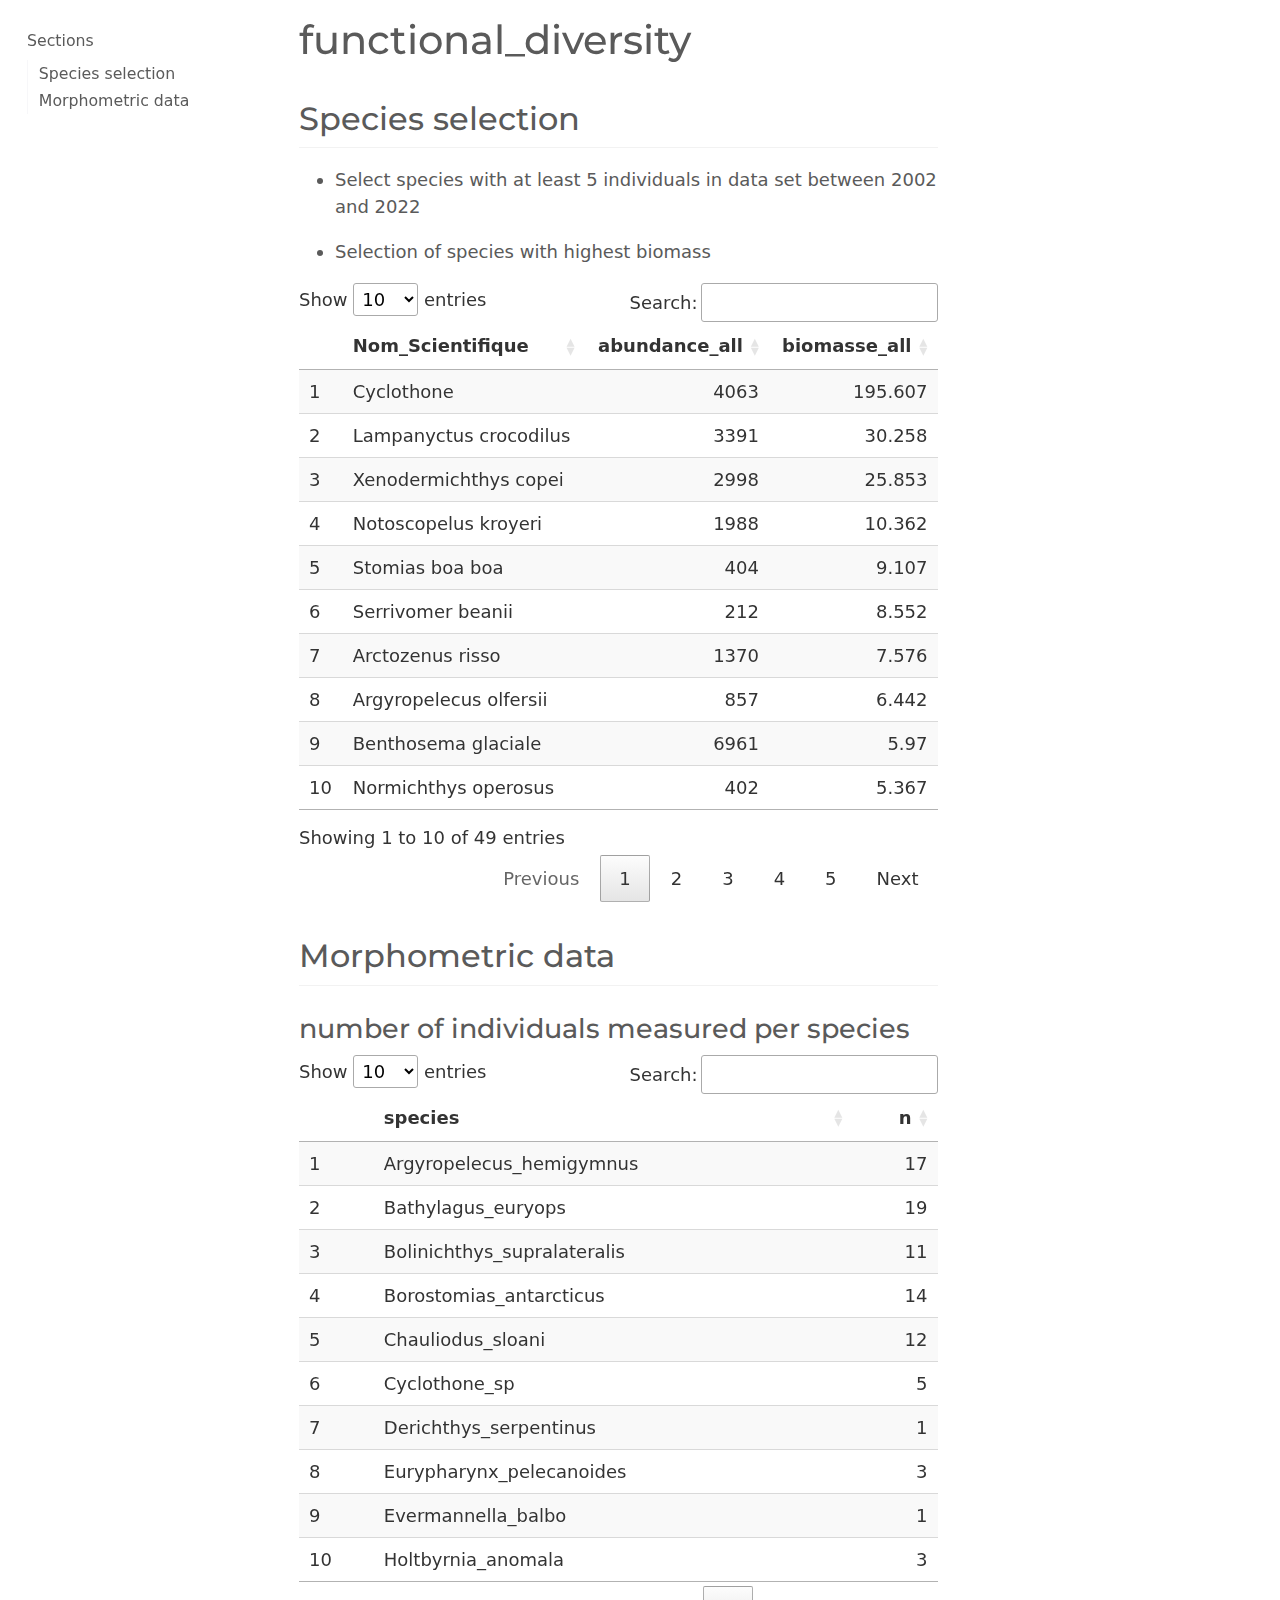
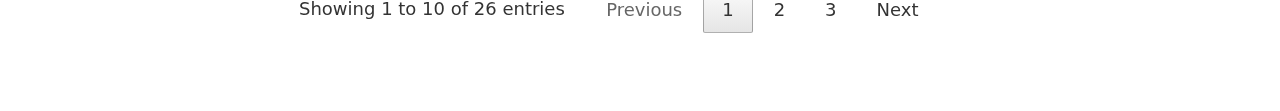
<file: function_diversity.html>
<!DOCTYPE html>
<html xmlns="http://www.w3.org/1999/xhtml" lang="en" xml:lang="en"><head>

<meta charset="utf-8">
<meta name="generator" content="quarto-1.2.269">

<meta name="viewport" content="width=device-width, initial-scale=1.0, user-scalable=yes">


<title>functional_diversity</title>
<style>
code{white-space: pre-wrap;}
span.smallcaps{font-variant: small-caps;}
div.columns{display: flex; gap: min(4vw, 1.5em);}
div.column{flex: auto; overflow-x: auto;}
div.hanging-indent{margin-left: 1.5em; text-indent: -1.5em;}
ul.task-list{list-style: none;}
ul.task-list li input[type="checkbox"] {
  width: 0.8em;
  margin: 0 0.8em 0.2em -1.6em;
  vertical-align: middle;
}
</style>


<script src="function_diversity_files/libs/clipboard/clipboard.min.js"></script>
<script src="function_diversity_files/libs/quarto-html/quarto.js"></script>
<script src="function_diversity_files/libs/quarto-html/popper.min.js"></script>
<script src="function_diversity_files/libs/quarto-html/tippy.umd.min.js"></script>
<script src="function_diversity_files/libs/quarto-html/anchor.min.js"></script>
<link href="function_diversity_files/libs/quarto-html/tippy.css" rel="stylesheet">
<link href="function_diversity_files/libs/quarto-html/quarto-syntax-highlighting.css" rel="stylesheet" id="quarto-text-highlighting-styles">
<script src="function_diversity_files/libs/bootstrap/bootstrap.min.js"></script>
<link href="function_diversity_files/libs/bootstrap/bootstrap-icons.css" rel="stylesheet">
<link href="function_diversity_files/libs/bootstrap/bootstrap.min.css" rel="stylesheet" id="quarto-bootstrap" data-mode="light">

<script src="function_diversity_files/libs/htmlwidgets-1.6.2/htmlwidgets.js"></script>
<link href="function_diversity_files/libs/datatables-css-0.0.0/datatables-crosstalk.css" rel="stylesheet">
<script src="function_diversity_files/libs/datatables-binding-0.27/datatables.js"></script>
<script src="function_diversity_files/libs/jquery-3.6.0/jquery-3.6.0.min.js"></script>
<link href="function_diversity_files/libs/dt-core-1.12.1/css/jquery.dataTables.min.css" rel="stylesheet">
<link href="function_diversity_files/libs/dt-core-1.12.1/css/jquery.dataTables.extra.css" rel="stylesheet">
<script src="function_diversity_files/libs/dt-core-1.12.1/js/jquery.dataTables.min.js"></script>
<link href="function_diversity_files/libs/crosstalk-1.2.0/css/crosstalk.min.css" rel="stylesheet">
<script src="function_diversity_files/libs/crosstalk-1.2.0/js/crosstalk.min.js"></script>


</head>

<body>

<div id="quarto-content" class="page-columns page-rows-contents page-layout-article toc-left">
<div id="quarto-sidebar-toc-left" class="sidebar toc-left">
  <nav id="TOC" role="doc-toc" class="toc-active">
    <h2 id="toc-title">Sections</h2>
   
  <ul>
  <li><a href="#species-selection" id="toc-species-selection" class="nav-link active" data-scroll-target="#species-selection">Species selection</a></li>
  <li><a href="#morphometric-data" id="toc-morphometric-data" class="nav-link" data-scroll-target="#morphometric-data">Morphometric data</a>
  <ul class="collapse">
  <li><a href="#number-of-individuals-measured-per-species" id="toc-number-of-individuals-measured-per-species" class="nav-link" data-scroll-target="#number-of-individuals-measured-per-species">number of individuals measured per species</a></li>
  </ul></li>
  </ul>
</nav>
</div>
<div id="quarto-margin-sidebar" class="sidebar margin-sidebar">
</div>
<main class="content" id="quarto-document-content">

<header id="title-block-header" class="quarto-title-block default">
<div class="quarto-title">
<h1 class="title">functional_diversity</h1>
</div>



<div class="quarto-title-meta">

    
  
    
  </div>
  

</header>

<div class="cell">

</div>
<section id="species-selection" class="level2">
<h2 class="anchored" data-anchor-id="species-selection">Species selection</h2>
<ul>
<li><p>Select species with at least 5 individuals in data set between 2002 and 2022</p></li>
<li><p>Selection of species with highest biomass</p></li>
</ul>
<div class="cell">
<div class="cell-output-display">

<div class="datatables html-widget html-fill-item-overflow-hidden html-fill-item" id="htmlwidget-224f5e70175dc4e82bfa" style="width:100%;height:auto;"></div>
<script type="application/json" data-for="htmlwidget-224f5e70175dc4e82bfa">{"x":{"filter":"none","vertical":false,"data":[["1","2","3","4","5","6","7","8","9","10","11","12","13","14","15","16","17","18","19","20","21","22","23","24","25","26","27","28","29","30","31","32","33","34","35","36","37","38","39","40","41","42","43","44","45","46","47","48","49"],["Cyclothone","Lampanyctus crocodilus","Xenodermichthys copei","Notoscopelus kroyeri","Stomias boa boa","Serrivomer beanii","Arctozenus risso","Argyropelecus olfersii","Benthosema glaciale","Normichthys operosus","Myctophum punctatum","Ceratoscopelus maderensis","Maurolicus muelleri","Searsia koefoedi","Nannobrachium atrum","Lampanyctus macdonaldi","Maulisia mauli","Chauliodus sloani","Maulisia microlepis","Lobianchia gemellarii","Melanostomias bartonbeani","Cyclothone microdon","Borostomias antarcticus","Malacosteus niger","Notoscopelus bolini","Evermannella balbo","Gonostoma elongatum","Melanostigma atlanticum","Eurypharynx pelecanoides","Maulisia argipalla","Sigmops bathyphilus","Bolinichthys supralateralis","Lestidiops sphyrenoides","Sagamichthys schnakenbecki","Holtbyrnia anomala","Bathylagus euryops","Derichthys serpentinus","Dolicholagus longirostris","Argyropelecus hemigymnus","Holtbyrnia macrops","Paralepis coregonoides","Photostylus pycnopterus","Macroparalepis affinis","Taaningichthys bathyphilus","Cyclothone braueri","Diaphus metopoclampus","Entelurus aequoreus","Mentodus rostratus","Bathylagichthys greyae"],[4063,3391,2998,1988,404,212,1370,857,6961,402,1326,1616,14331,128,252,114,21,28,10,119,20,470,35,15,96,13,7,305,24,34,73,13,49,32,12,182,13,7,179,38,43,16,38,11,101,6,5,9,7],[195.607,30.258,25.853,10.362,9.107,8.552,7.576,6.442,5.97,5.367,4.927,3.88,3.647,2.436,2.325,2.231,1.448,1.322,0.99,0.746,0.73,0.667,0.629,0.573,0.56,0.444,0.42,0.4,0.363,0.356,0.241,0.219,0.217,0.214,0.21,0.176,0.169,0.14,0.126,0.11,0.07,0.06,0.06,0.04,0.026,0.02,0.01,0.009,0]],"container":"<table class=\"display\">\n  <thead>\n    <tr>\n      <th> <\/th>\n      <th>Nom_Scientifique<\/th>\n      <th>abundance_all<\/th>\n      <th>biomasse_all<\/th>\n    <\/tr>\n  <\/thead>\n<\/table>","options":{"columnDefs":[{"className":"dt-right","targets":[2,3]},{"orderable":false,"targets":0}],"order":[],"autoWidth":false,"orderClasses":false}},"evals":[],"jsHooks":[]}</script>
</div>
</div>
<div class="cell">

</div>
</section>
<section id="morphometric-data" class="level2">
<h2 class="anchored" data-anchor-id="morphometric-data">Morphometric data</h2>
<div class="cell">

</div>
<section id="number-of-individuals-measured-per-species" class="level3">
<h3 class="anchored" data-anchor-id="number-of-individuals-measured-per-species">number of individuals measured per species</h3>
<div class="cell">
<div class="cell-output-display">

<div class="datatables html-widget html-fill-item-overflow-hidden html-fill-item" id="htmlwidget-76d878c82e8cfa1bd463" style="width:100%;height:auto;"></div>
<script type="application/json" data-for="htmlwidget-76d878c82e8cfa1bd463">{"x":{"filter":"none","vertical":false,"data":[["1","2","3","4","5","6","7","8","9","10","11","12","13","14","15","16","17","18","19","20","21","22","23","24","25","26"],["Argyropelecus_hemigymnus","Bathylagus_euryops","Bolinichthys_supralateralis","Borostomias_antarcticus","Chauliodus_sloani","Cyclothone_sp","Derichthys_serpentinus","Eurypharynx_pelecanoides","Evermannella_balbo","Holtbyrnia_anomala","Holtbyrnia_macrops","Lampanyctus_ater","Lampanyctus_macdonaldi","Lestidiops_sphyrenoides","Lobianchia_gemellarii","Malacosteus_niger","Maulisia_argipalla","Maulisia_mauli","Maulisia_microlepis","Melanostigma_atlanticum","Melanostomias_bartonbeani","Notoscopelus_bolini","Paralepis_coregonoides ","Photostylus_pycnopterus","Sagamichthys_schnakenbecki","Sigmops_bathyphilus"],[17,19,11,14,12,5,1,3,1,3,9,22,21,7,22,5,5,10,4,3,9,3,19,4,9,20]],"container":"<table class=\"display\">\n  <thead>\n    <tr>\n      <th> <\/th>\n      <th>species<\/th>\n      <th>n<\/th>\n    <\/tr>\n  <\/thead>\n<\/table>","options":{"columnDefs":[{"className":"dt-right","targets":2},{"orderable":false,"targets":0}],"order":[],"autoWidth":false,"orderClasses":false}},"evals":[],"jsHooks":[]}</script>
</div>
</div>
</section>
</section>

</main>
<!-- /main column -->
<script id="quarto-html-after-body" type="application/javascript">
window.document.addEventListener("DOMContentLoaded", function (event) {
  const toggleBodyColorMode = (bsSheetEl) => {
    const mode = bsSheetEl.getAttribute("data-mode");
    const bodyEl = window.document.querySelector("body");
    if (mode === "dark") {
      bodyEl.classList.add("quarto-dark");
      bodyEl.classList.remove("quarto-light");
    } else {
      bodyEl.classList.add("quarto-light");
      bodyEl.classList.remove("quarto-dark");
    }
  }
  const toggleBodyColorPrimary = () => {
    const bsSheetEl = window.document.querySelector("link#quarto-bootstrap");
    if (bsSheetEl) {
      toggleBodyColorMode(bsSheetEl);
    }
  }
  toggleBodyColorPrimary();  
  const icon = "";
  const anchorJS = new window.AnchorJS();
  anchorJS.options = {
    placement: 'right',
    icon: icon
  };
  anchorJS.add('.anchored');
  const clipboard = new window.ClipboardJS('.code-copy-button', {
    target: function(trigger) {
      return trigger.previousElementSibling;
    }
  });
  clipboard.on('success', function(e) {
    // button target
    const button = e.trigger;
    // don't keep focus
    button.blur();
    // flash "checked"
    button.classList.add('code-copy-button-checked');
    var currentTitle = button.getAttribute("title");
    button.setAttribute("title", "Copied!");
    let tooltip;
    if (window.bootstrap) {
      button.setAttribute("data-bs-toggle", "tooltip");
      button.setAttribute("data-bs-placement", "left");
      button.setAttribute("data-bs-title", "Copied!");
      tooltip = new bootstrap.Tooltip(button, 
        { trigger: "manual", 
          customClass: "code-copy-button-tooltip",
          offset: [0, -8]});
      tooltip.show();    
    }
    setTimeout(function() {
      if (tooltip) {
        tooltip.hide();
        button.removeAttribute("data-bs-title");
        button.removeAttribute("data-bs-toggle");
        button.removeAttribute("data-bs-placement");
      }
      button.setAttribute("title", currentTitle);
      button.classList.remove('code-copy-button-checked');
    }, 1000);
    // clear code selection
    e.clearSelection();
  });
  function tippyHover(el, contentFn) {
    const config = {
      allowHTML: true,
      content: contentFn,
      maxWidth: 500,
      delay: 100,
      arrow: false,
      appendTo: function(el) {
          return el.parentElement;
      },
      interactive: true,
      interactiveBorder: 10,
      theme: 'quarto',
      placement: 'bottom-start'
    };
    window.tippy(el, config); 
  }
  const noterefs = window.document.querySelectorAll('a[role="doc-noteref"]');
  for (var i=0; i<noterefs.length; i++) {
    const ref = noterefs[i];
    tippyHover(ref, function() {
      // use id or data attribute instead here
      let href = ref.getAttribute('data-footnote-href') || ref.getAttribute('href');
      try { href = new URL(href).hash; } catch {}
      const id = href.replace(/^#\/?/, "");
      const note = window.document.getElementById(id);
      return note.innerHTML;
    });
  }
  const findCites = (el) => {
    const parentEl = el.parentElement;
    if (parentEl) {
      const cites = parentEl.dataset.cites;
      if (cites) {
        return {
          el,
          cites: cites.split(' ')
        };
      } else {
        return findCites(el.parentElement)
      }
    } else {
      return undefined;
    }
  };
  var bibliorefs = window.document.querySelectorAll('a[role="doc-biblioref"]');
  for (var i=0; i<bibliorefs.length; i++) {
    const ref = bibliorefs[i];
    const citeInfo = findCites(ref);
    if (citeInfo) {
      tippyHover(citeInfo.el, function() {
        var popup = window.document.createElement('div');
        citeInfo.cites.forEach(function(cite) {
          var citeDiv = window.document.createElement('div');
          citeDiv.classList.add('hanging-indent');
          citeDiv.classList.add('csl-entry');
          var biblioDiv = window.document.getElementById('ref-' + cite);
          if (biblioDiv) {
            citeDiv.innerHTML = biblioDiv.innerHTML;
          }
          popup.appendChild(citeDiv);
        });
        return popup.innerHTML;
      });
    }
  }
});
</script>
</div> <!-- /content -->



</body></html>
</file>
<file: index_files/libs/quarto-html/tippy.css>
.tippy-box[data-animation=fade][data-state=hidden]{opacity:0}[data-tippy-root]{max-width:calc(100vw - 10px)}.tippy-box{position:relative;background-color:#333;color:#fff;border-radius:4px;font-size:14px;line-height:1.4;white-space:normal;outline:0;transition-property:transform,visibility,opacity}.tippy-box[data-placement^=top]>.tippy-arrow{bottom:0}.tippy-box[data-placement^=top]>.tippy-arrow:before{bottom:-7px;left:0;border-width:8px 8px 0;border-top-color:initial;transform-origin:center top}.tippy-box[data-placement^=bottom]>.tippy-arrow{top:0}.tippy-box[data-placement^=bottom]>.tippy-arrow:before{top:-7px;left:0;border-width:0 8px 8px;border-bottom-color:initial;transform-origin:center bottom}.tippy-box[data-placement^=left]>.tippy-arrow{right:0}.tippy-box[data-placement^=left]>.tippy-arrow:before{border-width:8px 0 8px 8px;border-left-color:initial;right:-7px;transform-origin:center left}.tippy-box[data-placement^=right]>.tippy-arrow{left:0}.tippy-box[data-placement^=right]>.tippy-arrow:before{left:-7px;border-width:8px 8px 8px 0;border-right-color:initial;transform-origin:center right}.tippy-box[data-inertia][data-state=visible]{transition-timing-function:cubic-bezier(.54,1.5,.38,1.11)}.tippy-arrow{width:16px;height:16px;color:#333}.tippy-arrow:before{content:"";position:absolute;border-color:transparent;border-style:solid}.tippy-content{position:relative;padding:5px 9px;z-index:1}
</file>
<file: index_files/libs/quarto-html/quarto-syntax-highlighting.css>
/* quarto syntax highlight colors */
:root {
  --quarto-hl-ot-color: #003B4F;
  --quarto-hl-at-color: #657422;
  --quarto-hl-ss-color: #20794D;
  --quarto-hl-an-color: #5E5E5E;
  --quarto-hl-fu-color: #4758AB;
  --quarto-hl-st-color: #20794D;
  --quarto-hl-cf-color: #003B4F;
  --quarto-hl-op-color: #5E5E5E;
  --quarto-hl-er-color: #AD0000;
  --quarto-hl-bn-color: #AD0000;
  --quarto-hl-al-color: #AD0000;
  --quarto-hl-va-color: #111111;
  --quarto-hl-bu-color: inherit;
  --quarto-hl-ex-color: inherit;
  --quarto-hl-pp-color: #AD0000;
  --quarto-hl-in-color: #5E5E5E;
  --quarto-hl-vs-color: #20794D;
  --quarto-hl-wa-color: #5E5E5E;
  --quarto-hl-do-color: #5E5E5E;
  --quarto-hl-im-color: #00769E;
  --quarto-hl-ch-color: #20794D;
  --quarto-hl-dt-color: #AD0000;
  --quarto-hl-fl-color: #AD0000;
  --quarto-hl-co-color: #5E5E5E;
  --quarto-hl-cv-color: #5E5E5E;
  --quarto-hl-cn-color: #8f5902;
  --quarto-hl-sc-color: #5E5E5E;
  --quarto-hl-dv-color: #AD0000;
  --quarto-hl-kw-color: #003B4F;
}

/* other quarto variables */
:root {
  --quarto-font-monospace: SFMono-Regular, Menlo, Monaco, Consolas, "Liberation Mono", "Courier New", monospace;
}

pre > code.sourceCode > span {
  color: #003B4F;
}

code span {
  color: #003B4F;
}

code.sourceCode > span {
  color: #003B4F;
}

div.sourceCode,
div.sourceCode pre.sourceCode {
  color: #003B4F;
}

code span.ot {
  color: #003B4F;
}

code span.at {
  color: #657422;
}

code span.ss {
  color: #20794D;
}

code span.an {
  color: #5E5E5E;
}

code span.fu {
  color: #4758AB;
}

code span.st {
  color: #20794D;
}

code span.cf {
  color: #003B4F;
}

code span.op {
  color: #5E5E5E;
}

code span.er {
  color: #AD0000;
}

code span.bn {
  color: #AD0000;
}

code span.al {
  color: #AD0000;
}

code span.va {
  color: #111111;
}

code span.pp {
  color: #AD0000;
}

code span.in {
  color: #5E5E5E;
}

code span.vs {
  color: #20794D;
}

code span.wa {
  color: #5E5E5E;
  font-style: italic;
}

code span.do {
  color: #5E5E5E;
  font-style: italic;
}

code span.im {
  color: #00769E;
}

code span.ch {
  color: #20794D;
}

code span.dt {
  color: #AD0000;
}

code span.fl {
  color: #AD0000;
}

code span.co {
  color: #5E5E5E;
}

code span.cv {
  color: #5E5E5E;
  font-style: italic;
}

code span.cn {
  color: #8f5902;
}

code span.sc {
  color: #5E5E5E;
}

code span.dv {
  color: #AD0000;
}

code span.kw {
  color: #003B4F;
}

.prevent-inlining {
  content: "</";
}

/*# sourceMappingURL=debc5d5d77c3f9108843748ff7464032.css.map */
</file>
<file: index_files/libs/datatables-css-0.0.0/datatables-crosstalk.css>
.dt-crosstalk-fade {
  opacity: 0.2;
}

html body div.DTS div.dataTables_scrollBody {
  background: none;
}


/*
Fix https://github.com/rstudio/DT/issues/563
If the `table.display` is set to "block" (e.g., pkgdown), the browser will display
datatable objects strangely. The search panel and the page buttons will still be
in full-width but the table body will be "compact" and shorter.
In therory, having this attributes will affect `dom="t"`
with `display: block` users. But in reality, there should be no one.
We may remove the below lines in the future if the upstream agree to have this there.
See https://github.com/DataTables/DataTablesSrc/issues/160
*/

table.dataTable {
  display: table;
}


/*
When DTOutput(fill = TRUE), it receives a .html-fill-item class (via htmltools::bindFillRole()), which effectively amounts to `flex: 1 1 auto`. That's mostly fine, but the case where `fillContainer=TRUE`+`height:auto`+`flex-basis:auto` and the container (e.g., a bslib::card()) doesn't have a defined height is a bit problematic since the table wants to fit the parent but the parent wants to fit the table, which results pretty small table height (maybe because there is a minimum height somewhere?). It seems better in this case to impose a 400px height default for the table, which we can do by setting `flex-basis` to 400px (the table is still allowed to grow/shrink when the container has an opinionated height).
*/

.html-fill-container > .html-fill-item.datatables {
  flex-basis: 400px;
}
</file>
<file: function_diversity_files/libs/quarto-html/tippy.css>
.tippy-box[data-animation=fade][data-state=hidden]{opacity:0}[data-tippy-root]{max-width:calc(100vw - 10px)}.tippy-box{position:relative;background-color:#333;color:#fff;border-radius:4px;font-size:14px;line-height:1.4;white-space:normal;outline:0;transition-property:transform,visibility,opacity}.tippy-box[data-placement^=top]>.tippy-arrow{bottom:0}.tippy-box[data-placement^=top]>.tippy-arrow:before{bottom:-7px;left:0;border-width:8px 8px 0;border-top-color:initial;transform-origin:center top}.tippy-box[data-placement^=bottom]>.tippy-arrow{top:0}.tippy-box[data-placement^=bottom]>.tippy-arrow:before{top:-7px;left:0;border-width:0 8px 8px;border-bottom-color:initial;transform-origin:center bottom}.tippy-box[data-placement^=left]>.tippy-arrow{right:0}.tippy-box[data-placement^=left]>.tippy-arrow:before{border-width:8px 0 8px 8px;border-left-color:initial;right:-7px;transform-origin:center left}.tippy-box[data-placement^=right]>.tippy-arrow{left:0}.tippy-box[data-placement^=right]>.tippy-arrow:before{left:-7px;border-width:8px 8px 8px 0;border-right-color:initial;transform-origin:center right}.tippy-box[data-inertia][data-state=visible]{transition-timing-function:cubic-bezier(.54,1.5,.38,1.11)}.tippy-arrow{width:16px;height:16px;color:#333}.tippy-arrow:before{content:"";position:absolute;border-color:transparent;border-style:solid}.tippy-content{position:relative;padding:5px 9px;z-index:1}
</file>
<file: function_diversity_files/libs/quarto-html/quarto-syntax-highlighting.css>
/* quarto syntax highlight colors */
:root {
  --quarto-hl-ot-color: #003B4F;
  --quarto-hl-at-color: #657422;
  --quarto-hl-ss-color: #20794D;
  --quarto-hl-an-color: #5E5E5E;
  --quarto-hl-fu-color: #4758AB;
  --quarto-hl-st-color: #20794D;
  --quarto-hl-cf-color: #003B4F;
  --quarto-hl-op-color: #5E5E5E;
  --quarto-hl-er-color: #AD0000;
  --quarto-hl-bn-color: #AD0000;
  --quarto-hl-al-color: #AD0000;
  --quarto-hl-va-color: #111111;
  --quarto-hl-bu-color: inherit;
  --quarto-hl-ex-color: inherit;
  --quarto-hl-pp-color: #AD0000;
  --quarto-hl-in-color: #5E5E5E;
  --quarto-hl-vs-color: #20794D;
  --quarto-hl-wa-color: #5E5E5E;
  --quarto-hl-do-color: #5E5E5E;
  --quarto-hl-im-color: #00769E;
  --quarto-hl-ch-color: #20794D;
  --quarto-hl-dt-color: #AD0000;
  --quarto-hl-fl-color: #AD0000;
  --quarto-hl-co-color: #5E5E5E;
  --quarto-hl-cv-color: #5E5E5E;
  --quarto-hl-cn-color: #8f5902;
  --quarto-hl-sc-color: #5E5E5E;
  --quarto-hl-dv-color: #AD0000;
  --quarto-hl-kw-color: #003B4F;
}

/* other quarto variables */
:root {
  --quarto-font-monospace: SFMono-Regular, Menlo, Monaco, Consolas, "Liberation Mono", "Courier New", monospace;
}

pre > code.sourceCode > span {
  color: #003B4F;
}

code span {
  color: #003B4F;
}

code.sourceCode > span {
  color: #003B4F;
}

div.sourceCode,
div.sourceCode pre.sourceCode {
  color: #003B4F;
}

code span.ot {
  color: #003B4F;
}

code span.at {
  color: #657422;
}

code span.ss {
  color: #20794D;
}

code span.an {
  color: #5E5E5E;
}

code span.fu {
  color: #4758AB;
}

code span.st {
  color: #20794D;
}

code span.cf {
  color: #003B4F;
}

code span.op {
  color: #5E5E5E;
}

code span.er {
  color: #AD0000;
}

code span.bn {
  color: #AD0000;
}

code span.al {
  color: #AD0000;
}

code span.va {
  color: #111111;
}

code span.pp {
  color: #AD0000;
}

code span.in {
  color: #5E5E5E;
}

code span.vs {
  color: #20794D;
}

code span.wa {
  color: #5E5E5E;
  font-style: italic;
}

code span.do {
  color: #5E5E5E;
  font-style: italic;
}

code span.im {
  color: #00769E;
}

code span.ch {
  color: #20794D;
}

code span.dt {
  color: #AD0000;
}

code span.fl {
  color: #AD0000;
}

code span.co {
  color: #5E5E5E;
}

code span.cv {
  color: #5E5E5E;
  font-style: italic;
}

code span.cn {
  color: #8f5902;
}

code span.sc {
  color: #5E5E5E;
}

code span.dv {
  color: #AD0000;
}

code span.kw {
  color: #003B4F;
}

.prevent-inlining {
  content: "</";
}

/*# sourceMappingURL=debc5d5d77c3f9108843748ff7464032.css.map */
</file>
<file: function_diversity_files/libs/datatables-css-0.0.0/datatables-crosstalk.css>
.dt-crosstalk-fade {
  opacity: 0.2;
}

html body div.DTS div.dataTables_scrollBody {
  background: none;
}


/*
Fix https://github.com/rstudio/DT/issues/563
If the `table.display` is set to "block" (e.g., pkgdown), the browser will display
datatable objects strangely. The search panel and the page buttons will still be
in full-width but the table body will be "compact" and shorter.
In therory, having this attributes will affect `dom="t"`
with `display: block` users. But in reality, there should be no one.
We may remove the below lines in the future if the upstream agree to have this there.
See https://github.com/DataTables/DataTablesSrc/issues/160
*/

table.dataTable {
  display: table;
}


/*
When DTOutput(fill = TRUE), it receives a .html-fill-item class (via htmltools::bindFillRole()), which effectively amounts to `flex: 1 1 auto`. That's mostly fine, but the case where `fillContainer=TRUE`+`height:auto`+`flex-basis:auto` and the container (e.g., a bslib::card()) doesn't have a defined height is a bit problematic since the table wants to fit the parent but the parent wants to fit the table, which results pretty small table height (maybe because there is a minimum height somewhere?). It seems better in this case to impose a 400px height default for the table, which we can do by setting `flex-basis` to 400px (the table is still allowed to grow/shrink when the container has an opinionated height).
*/

.html-fill-container > .html-fill-item.datatables {
  flex-basis: 400px;
}
</file>
<file: index_files/libs/crosstalk-1.2.0/css/crosstalk.min.css>
.container-fluid.crosstalk-bscols{margin-left:-30px;margin-right:-30px;white-space:normal}body>.container-fluid.crosstalk-bscols{margin-left:auto;margin-right:auto}.crosstalk-input-checkboxgroup .crosstalk-options-group .crosstalk-options-column{display:inline-block;padding-right:12px;vertical-align:top}@media only screen and (max-width: 480px){.crosstalk-input-checkboxgroup .crosstalk-options-group .crosstalk-options-column{display:block;padding-right:inherit}}.crosstalk-input{margin-bottom:15px}.crosstalk-input .control-label{margin-bottom:0;vertical-align:middle}.crosstalk-input input[type="checkbox"]{margin:4px 0 0;margin-top:1px;line-height:normal}.crosstalk-input .checkbox{position:relative;display:block;margin-top:10px;margin-bottom:10px}.crosstalk-input .checkbox>label{padding-left:20px;margin-bottom:0;font-weight:400;cursor:pointer}.crosstalk-input .checkbox input[type="checkbox"],.crosstalk-input .checkbox-inline input[type="checkbox"]{position:absolute;margin-top:2px;margin-left:-20px}.crosstalk-input .checkbox+.checkbox{margin-top:-5px}.crosstalk-input .checkbox-inline{position:relative;display:inline-block;padding-left:20px;margin-bottom:0;font-weight:400;vertical-align:middle;cursor:pointer}.crosstalk-input .checkbox-inline+.checkbox-inline{margin-top:0;margin-left:10px}
</file>
<file: function_diversity_files/libs/crosstalk-1.2.0/css/crosstalk.min.css>
.container-fluid.crosstalk-bscols{margin-left:-30px;margin-right:-30px;white-space:normal}body>.container-fluid.crosstalk-bscols{margin-left:auto;margin-right:auto}.crosstalk-input-checkboxgroup .crosstalk-options-group .crosstalk-options-column{display:inline-block;padding-right:12px;vertical-align:top}@media only screen and (max-width: 480px){.crosstalk-input-checkboxgroup .crosstalk-options-group .crosstalk-options-column{display:block;padding-right:inherit}}.crosstalk-input{margin-bottom:15px}.crosstalk-input .control-label{margin-bottom:0;vertical-align:middle}.crosstalk-input input[type="checkbox"]{margin:4px 0 0;margin-top:1px;line-height:normal}.crosstalk-input .checkbox{position:relative;display:block;margin-top:10px;margin-bottom:10px}.crosstalk-input .checkbox>label{padding-left:20px;margin-bottom:0;font-weight:400;cursor:pointer}.crosstalk-input .checkbox input[type="checkbox"],.crosstalk-input .checkbox-inline input[type="checkbox"]{position:absolute;margin-top:2px;margin-left:-20px}.crosstalk-input .checkbox+.checkbox{margin-top:-5px}.crosstalk-input .checkbox-inline{position:relative;display:inline-block;padding-left:20px;margin-bottom:0;font-weight:400;vertical-align:middle;cursor:pointer}.crosstalk-input .checkbox-inline+.checkbox-inline{margin-top:0;margin-left:10px}
</file>
